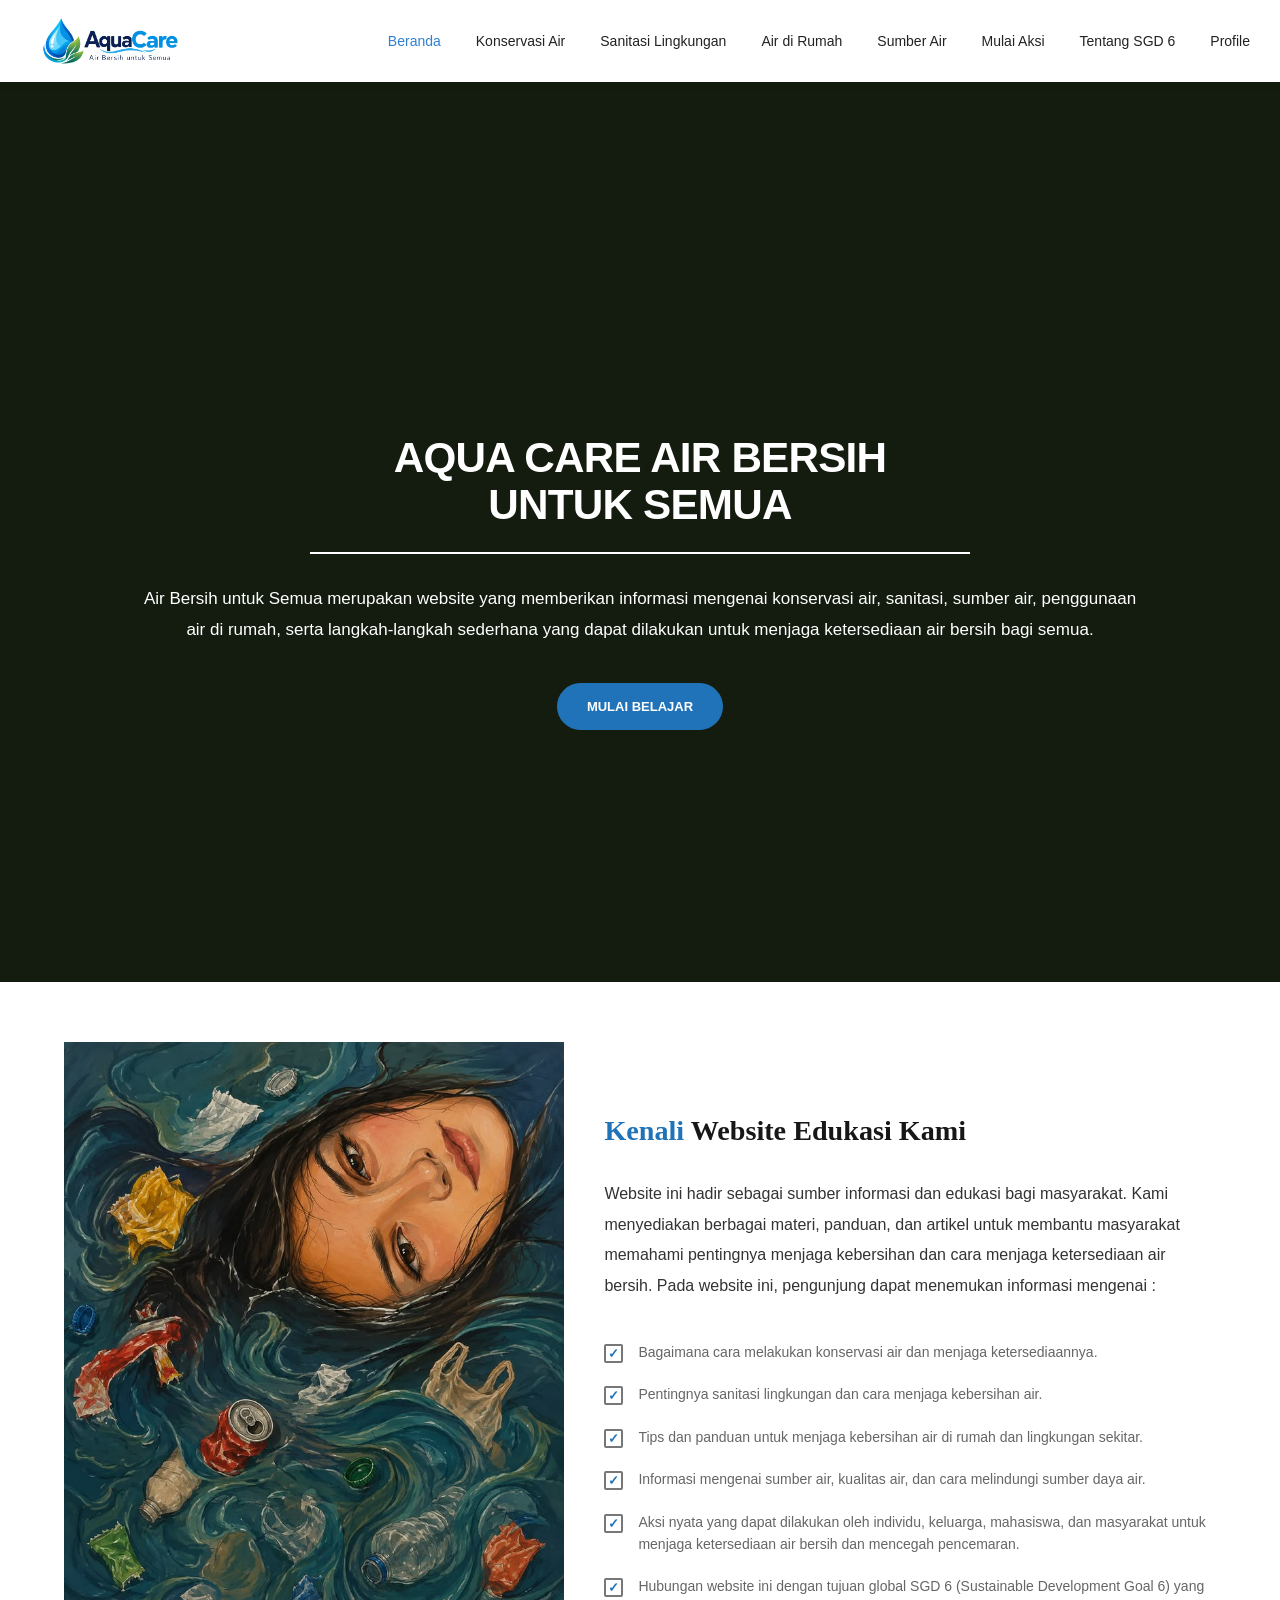
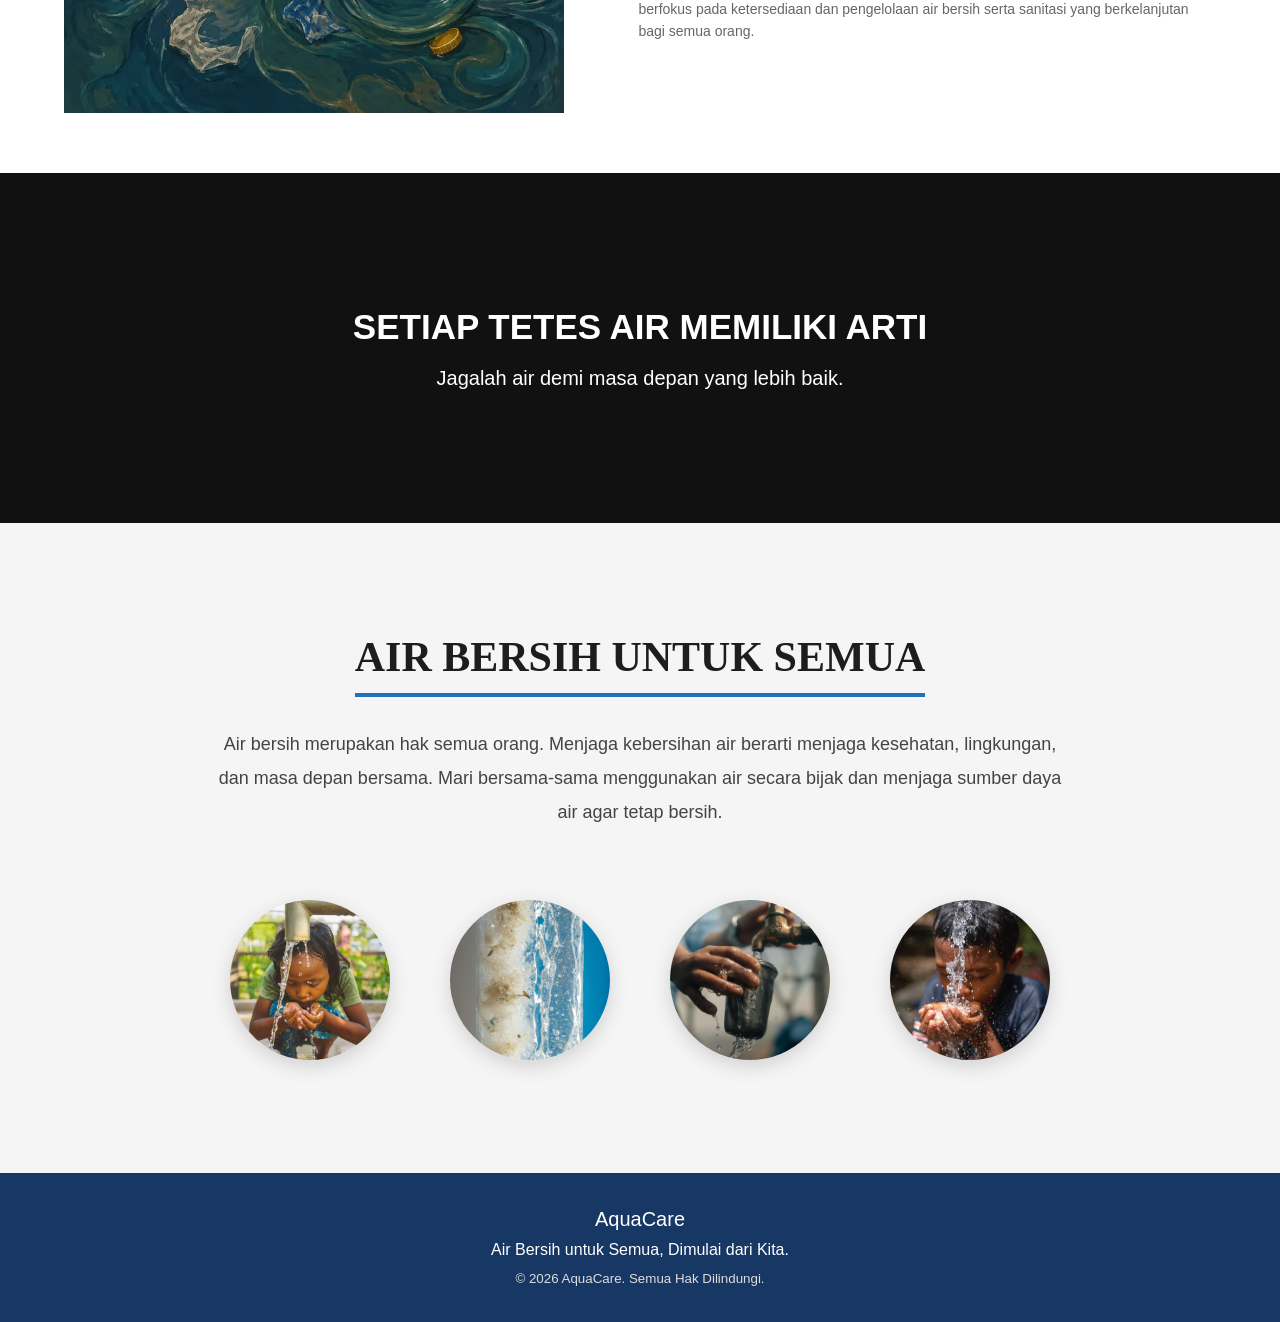
<file: index.html>
<!DOCTYPE html>
<html lang="id">

<head>
    <meta charset="UTF-8">
    <meta name="viewport" content="width=device-width, initial-scale=1.0">
    <title>AquaCare | Air Bersih Untuk Semua</title>

    <link rel="stylesheet" href="css/Style.css">
    <link rel="stylesheet" href="css/responsive.css">
    <link rel="stylesheet" href="css/bersama.css">
</head>

<body>

    <header class="site-header">

        <div class="header-container">

            <a href="index.html" class="logo">
                <img src="assets/Logo AquaCare_ Air Bersih untuk Semua.png" alt="">
            </a>

            <button class="hamburger">☰</button>

            <nav class="site-navbar">

                <ul>

                    <li>
                        <a class="active" href="index.html">Beranda</a>
                    </li>

                    <li>
                        <a href="pages/halaman-2.html">Konservasi Air</a>
                    </li>

                    <li>
                        <a href="pages/halaman-3.html">Sanitasi Lingkungan</a>
                    </li>

                    <li>
                        <a href="pages/halaman-4.html">Air di Rumah</a>
                    </li>

                    <li>
                        <a href="pages/halaman-5.html">Sumber Air</a>
                    </li>

                    <li>
                        <a href="pages/halaman-6.html">Mulai Aksi</a>
                    </li>

                    <li>
                        <a href="pages/halaman-7.html">Tentang SGD 6</a>
                    </li>

                    <li>
                        <a href="pages/halaman-profile.html">Profile</a>
                    </li>

                </ul>

            </nav>

        </div>

    </header>

    <!-- ================= HERO ================= -->

    <section class="hero">

        <!-- Background Video -->

        <video autoplay muted loop playsinline>

            <source src="assets/gemini_generated_video_22958fa2.mp4" type="video/mp4">

        </video>

        <!-- Overlay -->

        <div class="overlay"></div>

        <!-- Hero Content -->

        <div class="hero-content">

            <h1>

                AQUA CARE AIR BERSIH<br>
                UNTUK SEMUA

            </h1>

            <hr>

            <p>

                Air Bersih untuk Semua merupakan website yang memberikan informasi mengenai konservasi air,
                sanitasi, sumber air, penggunaan air di rumah, serta langkah-langkah sederhana yang dapat dilakukan 
                untuk menjaga ketersediaan air bersih bagi semua.

            </p>

            <a href="pages/halaman-2.html" class="btn">

                MULAI BELAJAR

            </a>

        </div>

    </section>

    <section class="info-section">

        <!-- Gambar sebelah kiri -->
        <div class="info-image">
            <img src="assets/save ocean 🪸🌊🤌.jpeg" alt="Petani sedang mengamati lahan pertanian">
        </div>

        <div class="info-content">

            <h2>
                <span>Kenali</span> Website Edukasi Kami
            </h2>

            <p class="info-description">
                Website ini hadir sebagai sumber informasi dan edukasi
                bagi masyarakat. Kami menyediakan berbagai materi,
                panduan, dan artikel untuk membantu masyarakat memahami
                pentingnya menjaga kebersihan dan cara menjaga ketersediaan air bersih.
                Pada website ini, pengunjung dapat menemukan informasi mengenai :
            </p>

                <div class="info-list">

                    <div class="info-item">
                        <span class="info-icon">✓</span>
                        <p>
                            Bagaimana cara melakukan konservasi air dan menjaga ketersediaannya.
                        </p>
                    </div>

                    <div class="info-item">
                        <span class="info-icon">✓</span>
                        <p>
                            Pentingnya sanitasi lingkungan dan cara menjaga kebersihan air.
                        </p>
                </div>

                <div class="info-item">
                    <span class="info-icon">✓</span>
                    <p>
                        Tips dan panduan untuk menjaga kebersihan air di rumah dan lingkungan sekitar.
                    </p>
                </div>

                <div class="info-item">
                    <span class="info-icon">✓</span>
                    <p>
                        Informasi mengenai sumber air, kualitas air, dan cara melindungi sumber daya air.
                    </p>
                </div>

                <div class="info-item">
                    <span class="info-icon">✓</span>
                    <p>
                        Aksi nyata yang dapat dilakukan oleh individu, keluarga, mahasiswa, dan masyarakat
                        untuk menjaga ketersediaan air bersih dan mencegah pencemaran.
                    </p>
                </div>

                <div class="info-item">
                    <span class="info-icon">✓</span>
                    <p>
                        Hubungan website ini dengan tujuan global SGD 6 (Sustainable Development Goal 6) yang berfokus pada ketersediaan dan pengelolaan air bersih serta sanitasi yang berkelanjutan bagi semua orang.
                    </p>
                </div>

            </div>

        </div>
    </section>

    <section class="parallax">

        <div class="parallax-content">

            <h2>SETIAP TETES AIR MEMILIKI ARTI</h2>

            <p>Jagalah air demi masa depan yang lebih baik.</p>

        </div>

    </section>

    <section class="air-bersih">

        <div class="air-content">

            <h2>AIR BERSIH UNTUK SEMUA</h2>

            <p>
                Air bersih merupakan hak semua orang. Menjaga kebersihan air
                berarti menjaga kesehatan, lingkungan, dan masa depan bersama.
                Mari bersama-sama menggunakan air secara bijak dan menjaga
                sumber daya air agar tetap bersih.
            </p>

        </div>

        <div class="air-gallery">

            <div class="air-item">
                <img src="assets/Water for Good - Working to End The World Water Crisis For Good.jpeg" alt="Gambar 1">
            </div>

            <div class="air-item">
                <img src="assets/Say Goodbye to Contaminants.jpeg" alt="Gambar 2">
            </div>

            <div class="air-item">
                <img src="assets/Fundraising for Clean Water _ Mindful in May.jpeg" alt="Gambar 3">
            </div>

            <div class="air-item">
                <img src="assets/From Dry Stones To Flowing Water.jpeg" alt="Gambar 4">
            </div>

        </div>

    </section>

    <footer class="site-footer">

        <h3>AquaCare</h3>

        <p>
            Air Bersih untuk Semua, Dimulai dari Kita.
        </p>

        <small>
            © 2026 AquaCare. Semua Hak Dilindungi.
        </small>

    </footer>

    <script src="js/main.js"></script>

</body>

</html>
</file>
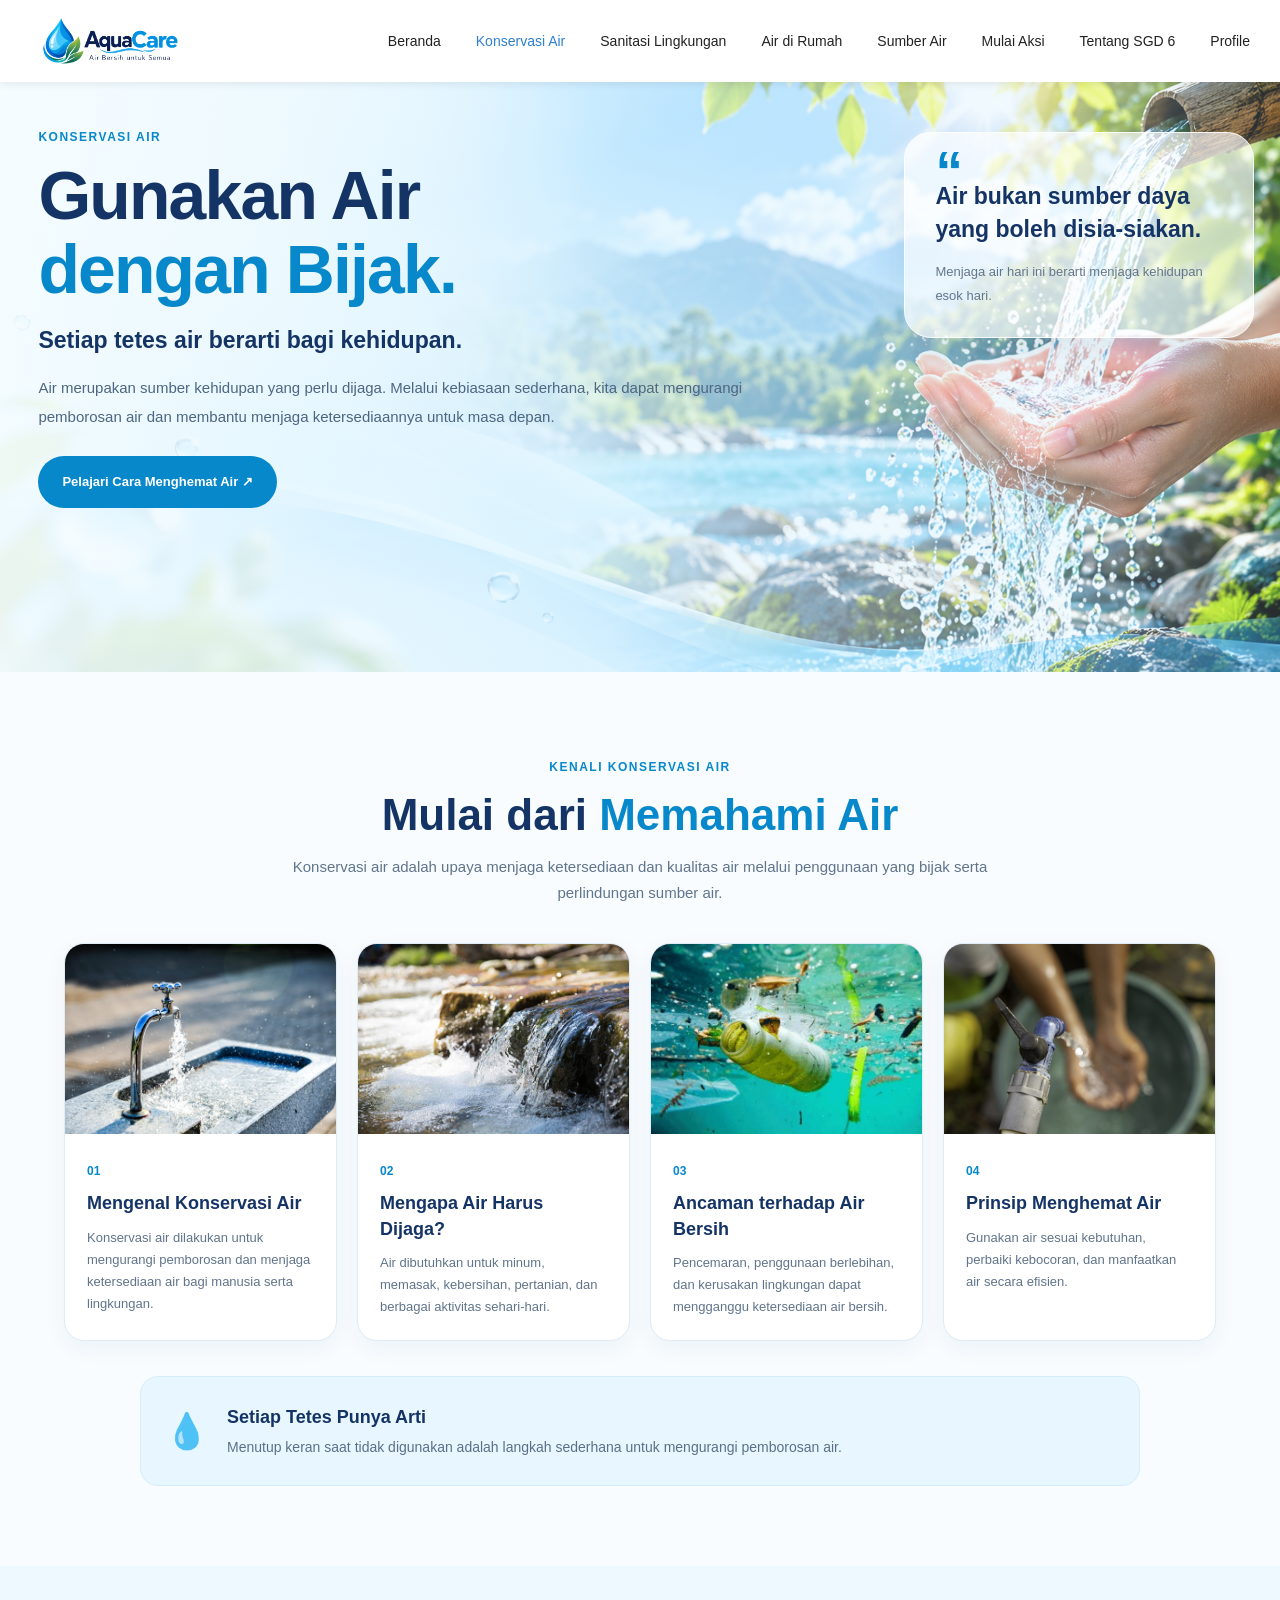
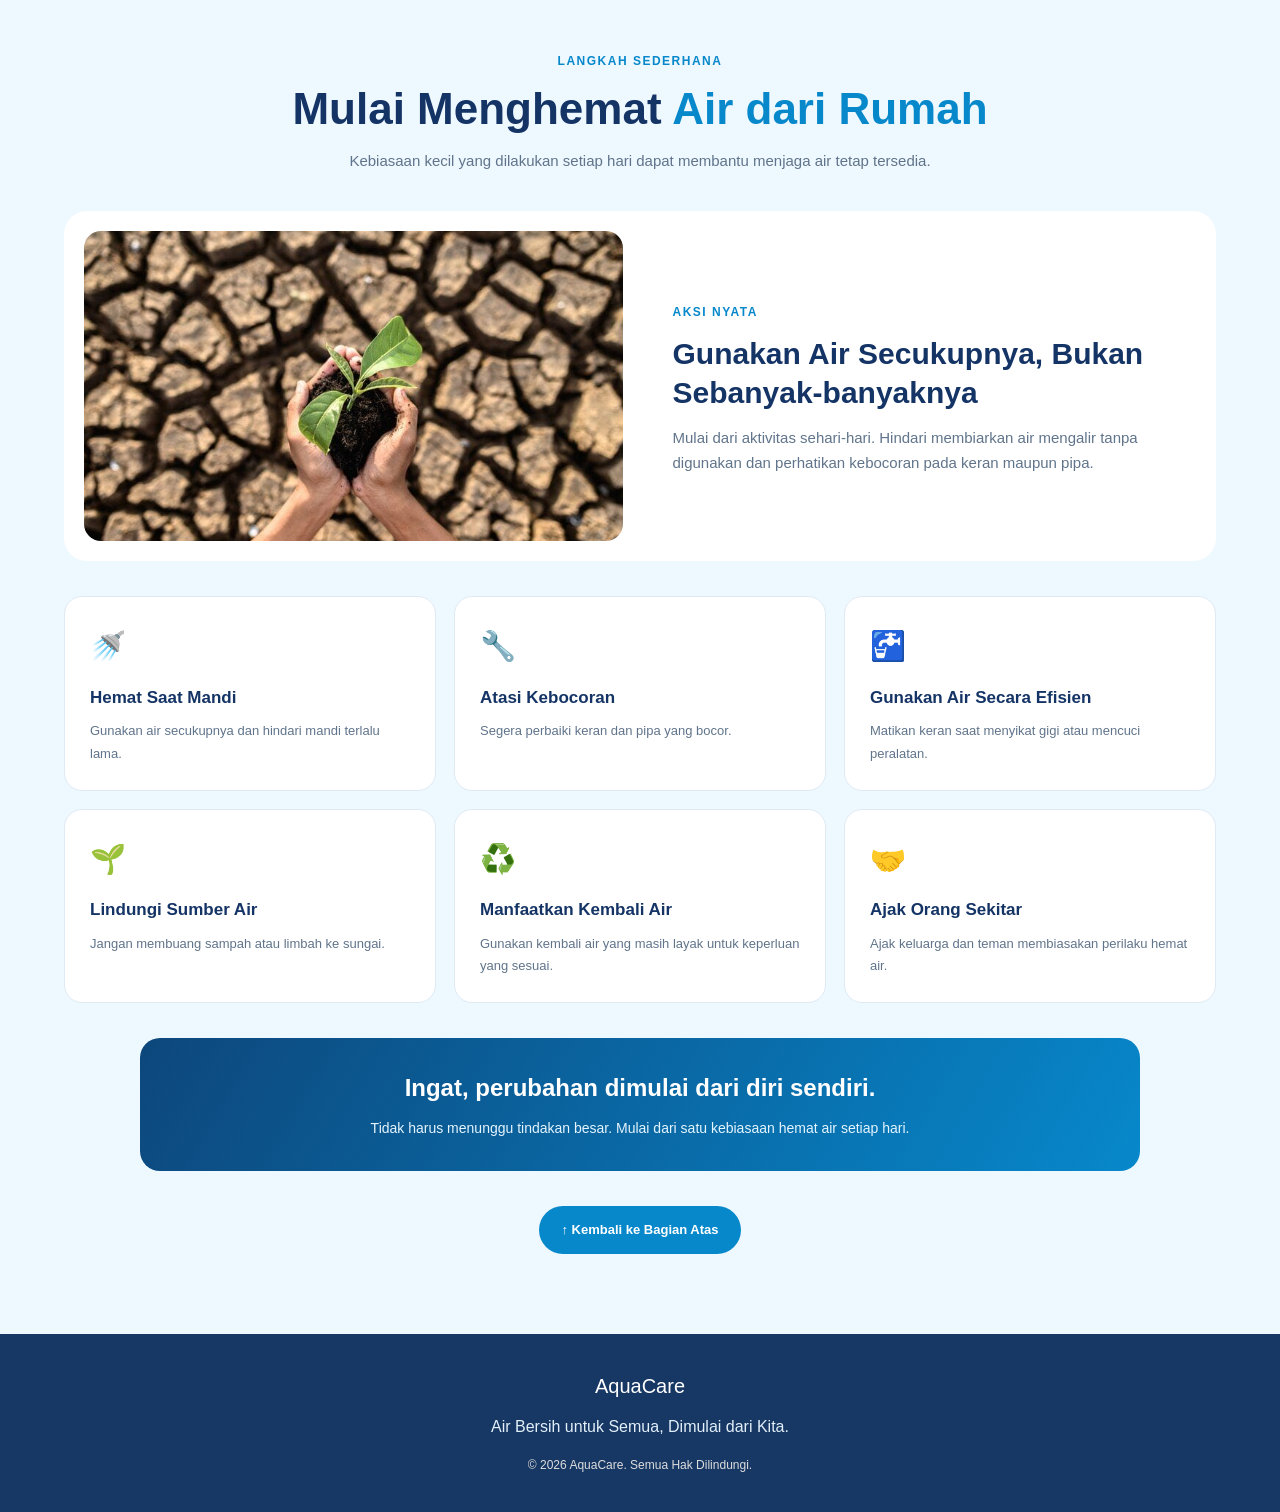
<file: pages/halaman-2.html>
<!DOCTYPE html>
<html lang="id">

<head>
    <meta charset="UTF-8">
    <meta name="viewport" content="width=device-width, initial-scale=1.0">
    <title>AquaCare | Konservasi Air</title>
    <link rel="stylesheet" href="../css/halman-2.css">
    <link rel="stylesheet" href="../css/bersama.css">
</head>

<body>

    <header class="site-header">

        <div class="header-container">

            <a href="index.html" class="logo">
                <img src="../assets/Logo AquaCare_ Air Bersih untuk Semua.png" alt="">
            </a>

            <button class="hamburger">☰</button>

            <nav class="site-navbar">

                <ul>

                    <li>
                        <a href="../index.html">Beranda</a>
                    </li>

                    <li>
                        <a class="active" href="halaman-2.html">Konservasi Air</a>
                    </li>

                    <li>
                        <a href="halaman-3.html">Sanitasi Lingkungan</a>
                    </li>

                    <li>
                        <a href="halaman-4.html">Air di Rumah</a>
                    </li>

                    <li>
                        <a href="halaman-5.html">Sumber Air</a>
                    </li>

                    <li>
                        <a href="halaman-6.html">Mulai Aksi</a>
                    </li>

                    <li>
                        <a href="halaman-7.html">Tentang SGD 6</a>
                    </li>

                    <li>
                        <a href="halaman-profile.html">Profile</a>
                    </li>

                </ul>

            </nav>

        </div>

    </header>

    <main>
        <!-- HERO -->
        <section class="hero" id="hero">
            <div class="hero-content">
                <span class="eyebrow">KONSERVASI AIR</span>

                <h1>
                    Gunakan Air
                    <span>dengan Bijak.</span>
                </h1>

                <h2>Setiap tetes air berarti bagi kehidupan.</h2>

                <p class="hero-description">
                    Air merupakan sumber kehidupan yang perlu dijaga.
                    Melalui kebiasaan sederhana, kita dapat mengurangi
                    pemborosan air dan membantu menjaga ketersediaannya
                    untuk masa depan.
                </p>

                <a class="primary-button" href="https://youtu.be/Gg1a6lHYi1Q?si=Qm1G-LzF7m2H6BrA" target="_blank"
                    rel="noopener noreferrer">
                    Pelajari Cara Menghemat Air ↗
                </a>

                <aside class="hero-quote">
                    <span class="quote-mark">“</span>
                    <h3>Air bukan sumber daya yang boleh disia-siakan.</h3>
                    <p>
                        Menjaga air hari ini berarti menjaga kehidupan esok hari.
                    </p>
                </aside>
        </section>

        <!-- TOPIK KONSERVASI -->
        <section class="content-section" id="topik">
            <div class="section-heading">
                <span class="eyebrow">KENALI KONSERVASI AIR</span>
                <h2>Mulai dari <span>Memahami Air</span></h2>
                <p>
                    Konservasi air adalah upaya menjaga ketersediaan dan
                    kualitas air melalui penggunaan yang bijak serta
                    perlindungan sumber air.
                </p>
            </div>

            <div class="topic-grid">
                <article class="topic-card">
                    <img src="../assets/air keran.jpg" alt="Konservasi air" loading="lazy">
                    <div class="card-body">
                        <span class="card-number">01</span>
                        <h3>Mengenal Konservasi Air</h3>
                        <p>
                            Konservasi air dilakukan untuk mengurangi
                            pemborosan dan menjaga ketersediaan air bagi
                            manusia serta lingkungan.
                        </p>
                    </div>
                </article>

                <article class="topic-card">
                    <img src="../assets/air sungai.jpg" alt="Pentingnya air bagi kehidupan" loading="lazy">
                    <div class="card-body">
                        <span class="card-number">02</span>
                        <h3>Mengapa Air Harus Dijaga?</h3>
                        <p>
                            Air dibutuhkan untuk minum, memasak, kebersihan,
                            pertanian, dan berbagai aktivitas sehari-hari.
                        </p>
                    </div>
                </article>

                <article class="topic-card">
                    <img src="../assets/pencemaran_air.jpg" alt="Ancaman pencemaran air" loading="lazy">
                    <div class="card-body">
                        <span class="card-number">03</span>
                        <h3>Ancaman terhadap Air Bersih</h3>
                        <p>
                            Pencemaran, penggunaan berlebihan, dan kerusakan
                            lingkungan dapat mengganggu ketersediaan air bersih.
                        </p>
                    </div>
                </article>

                <article class="topic-card">
                    <img src="../assets/efiensi_air.jpg" alt="Kebiasaan menghemat air" loading="lazy">
                    <div class="card-body">
                        <span class="card-number">04</span>
                        <h3>Prinsip Menghemat Air</h3>
                        <p>
                            Gunakan air sesuai kebutuhan, perbaiki kebocoran,
                            dan manfaatkan air secara efisien.
                        </p>
                    </div>
                </article>
            </div>

            <div class="highlight-box">
                <span class="highlight-icon">💧</span>
                <div>
                    <h3>Setiap Tetes Punya Arti</h3>
                    <p>
                        Menutup keran saat tidak digunakan adalah langkah
                        sederhana untuk mengurangi pemborosan air.
                    </p>
                </div>
            </div>
        </section>

        <!-- AKSI HEMAT AIR -->
        <section class="action-section" id="tips">
            <div class="section-heading">
                <span class="eyebrow">LANGKAH SEDERHANA</span>
                <h2>Mulai Menghemat <span>Air dari Rumah</span></h2>
                <p>
                    Kebiasaan kecil yang dilakukan setiap hari dapat membantu
                    menjaga air tetap tersedia.
                </p>
            </div>

            <div class="action-feature">
                <img src="../assets/kekeringan.jpg" alt="Kegiatan menghemat air" loading="lazy">

                <div class="action-feature-text">
                    <span class="eyebrow">AKSI NYATA</span>
                    <h3>Gunakan Air Secukupnya, Bukan Sebanyak-banyaknya</h3>
                    <p>
                        Mulai dari aktivitas sehari-hari. Hindari membiarkan
                        air mengalir tanpa digunakan dan perhatikan kebocoran
                        pada keran maupun pipa.
                    </p>
                </div>
            </div>

            <div class="action-grid">
                <article class="action-card">
                    <span>🚿</span>
                    <h3>Hemat Saat Mandi</h3>
                    <p>Gunakan air secukupnya dan hindari mandi terlalu lama.</p>
                </article>

                <article class="action-card">
                    <span>🔧</span>
                    <h3>Atasi Kebocoran</h3>
                    <p>Segera perbaiki keran dan pipa yang bocor.</p>
                </article>

                <article class="action-card">
                    <span>🚰</span>
                    <h3>Gunakan Air Secara Efisien</h3>
                    <p>Matikan keran saat menyikat gigi atau mencuci peralatan.</p>
                </article>

                <article class="action-card">
                    <span>🌱</span>
                    <h3>Lindungi Sumber Air</h3>
                    <p>Jangan membuang sampah atau limbah ke sungai.</p>
                </article>

                <article class="action-card">
                    <span>♻️</span>
                    <h3>Manfaatkan Kembali Air</h3>
                    <p>Gunakan kembali air yang masih layak untuk keperluan yang sesuai.</p>
                </article>

                <article class="action-card">
                    <span>🤝</span>
                    <h3>Ajak Orang Sekitar</h3>
                    <p>Ajak keluarga dan teman membiasakan perilaku hemat air.</p>
                </article>
            </div>

            <div class="reminder-box">
                <h3>Ingat, perubahan dimulai dari diri sendiri.</h3>
                <p>
                    Tidak harus menunggu tindakan besar. Mulai dari satu
                    kebiasaan hemat air setiap hari.
                </p>
            </div>

            <div class="back-to-top">
                <a href="#hero">↑ Kembali ke Bagian Atas</a>
            </div>
        </section>
    </main>

<footer class="site-footer">

        <h3>AquaCare</h3>

        <p>
            Air Bersih untuk Semua, Dimulai dari Kita.
        </p>

        <small>
            © 2026 AquaCare. Semua Hak Dilindungi.
        </small>

    </footer>

    <script src="../js/main.js"></script>

</body>

</html>
</file>
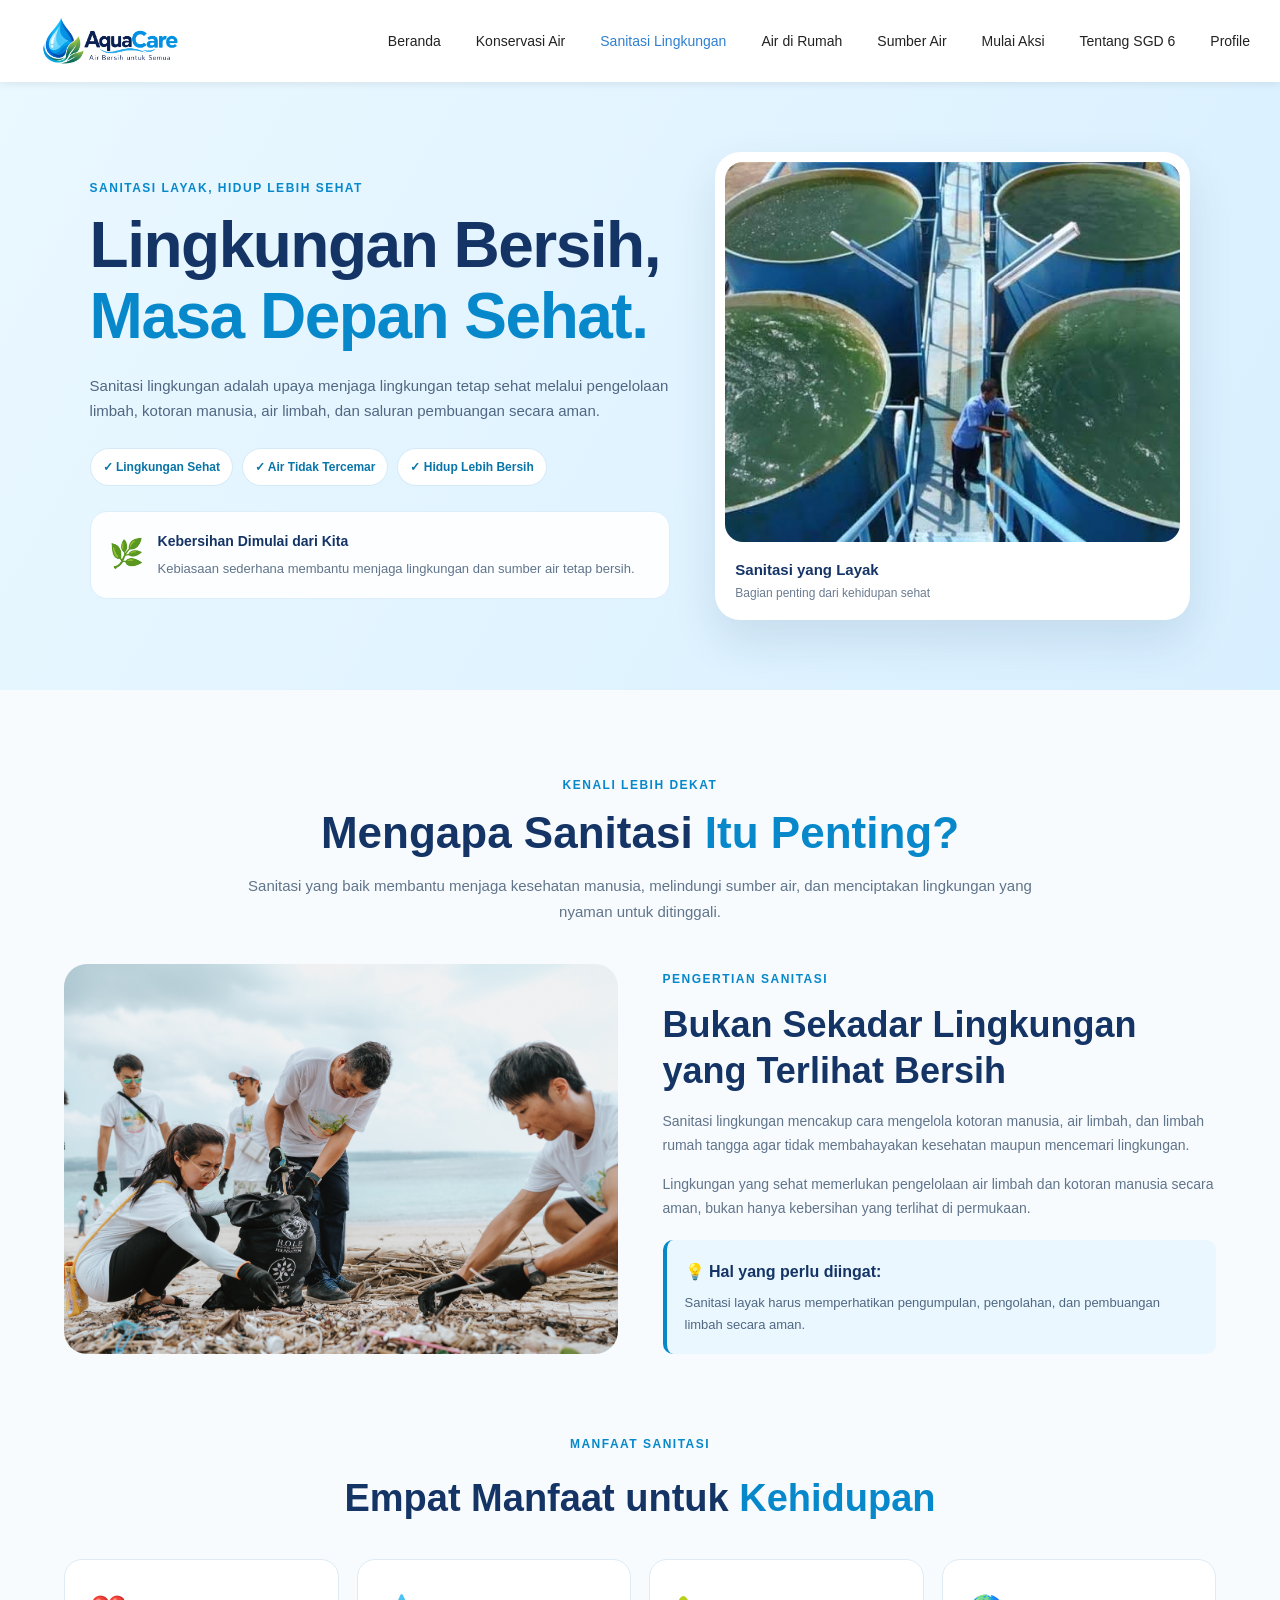
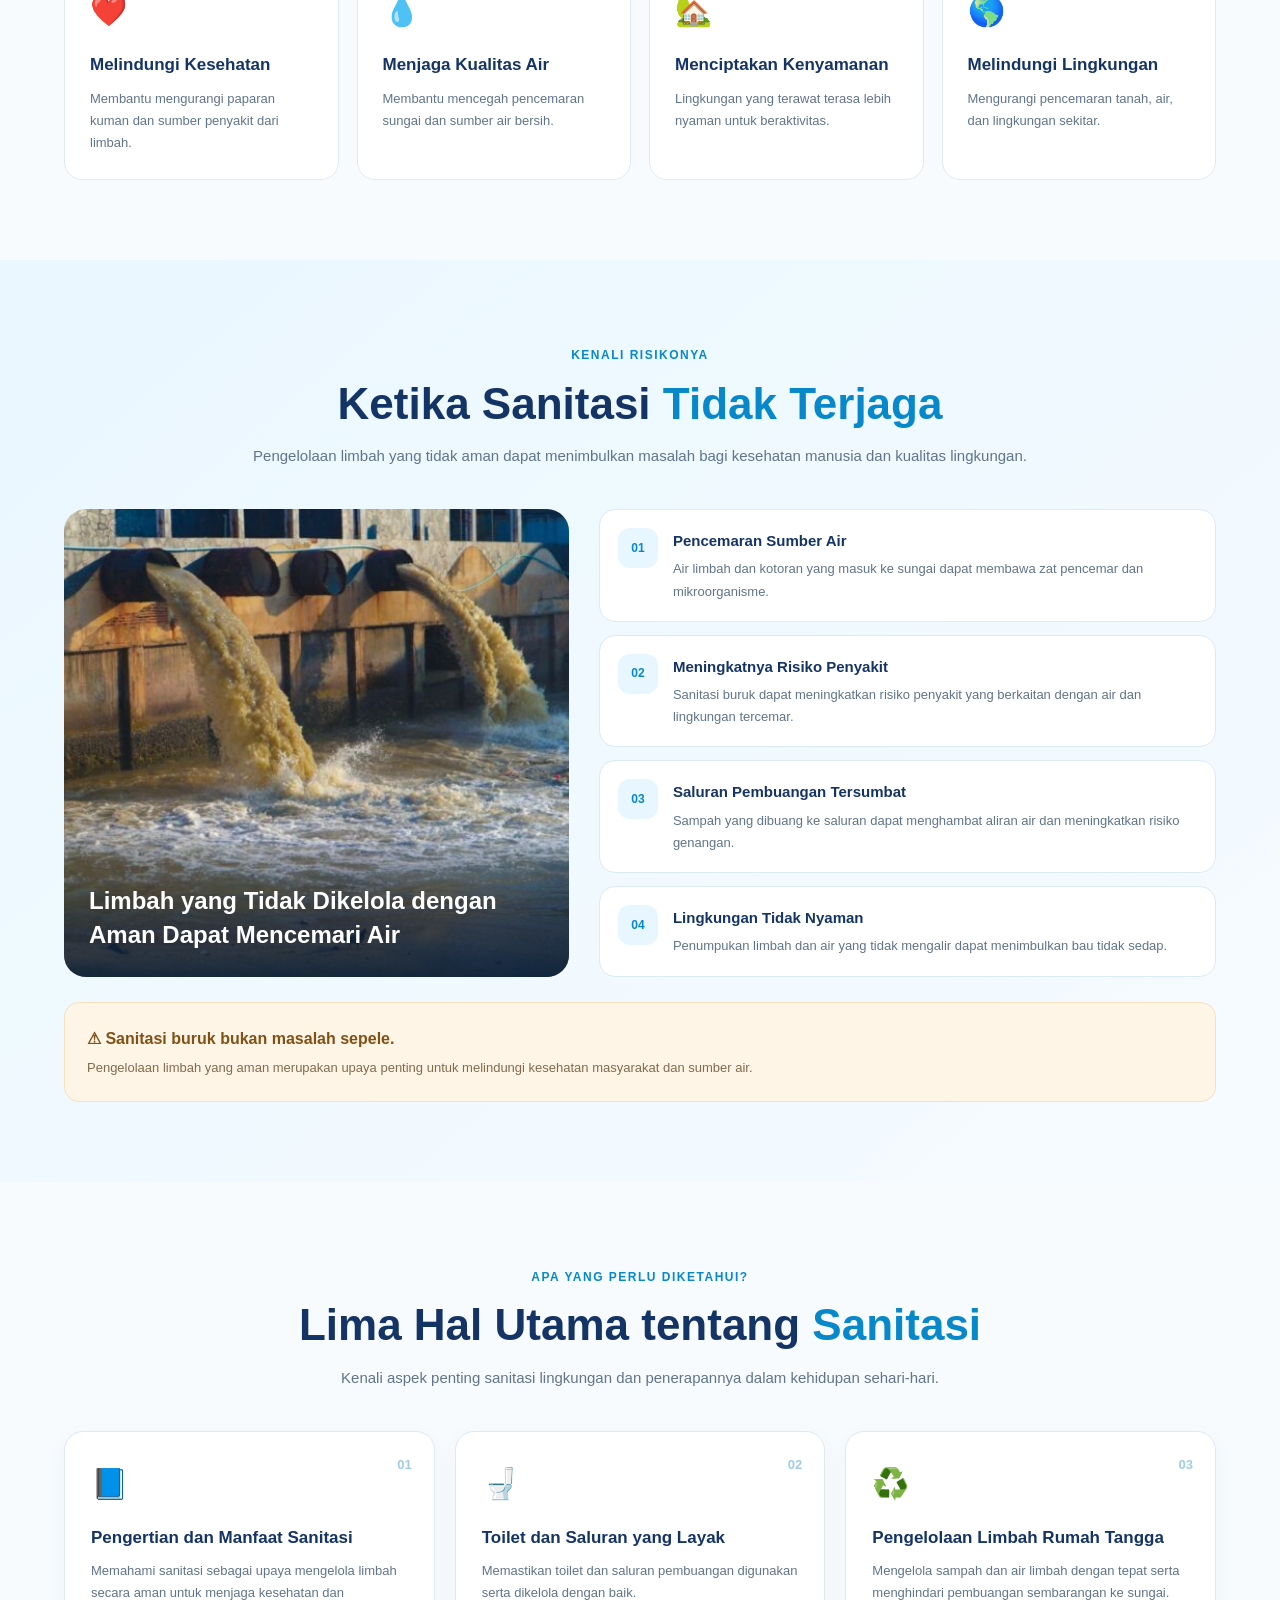
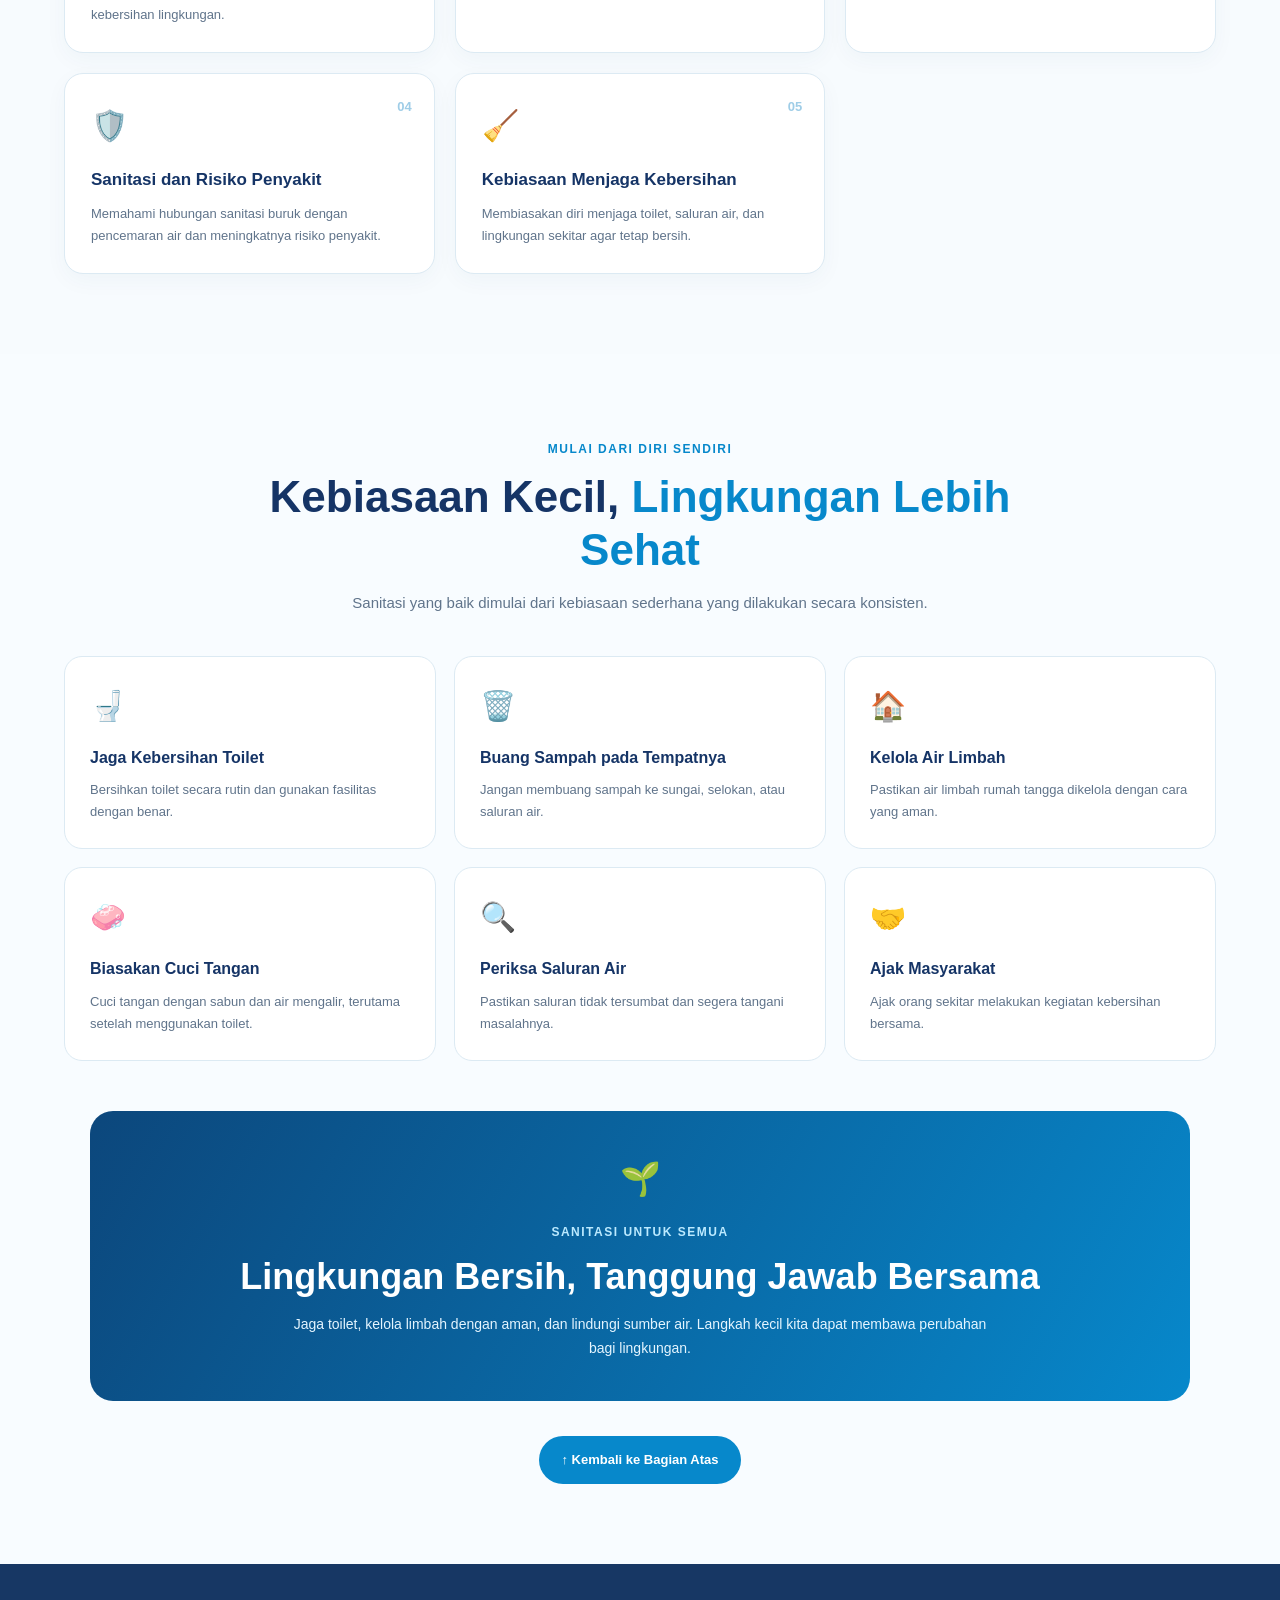
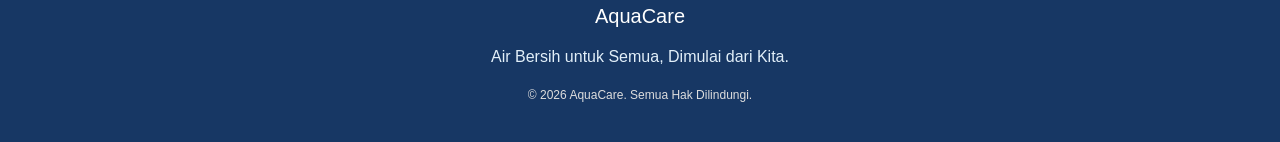
<file: pages/halaman-3.html>
<!DOCTYPE html>
<html lang="id">

<head>
    <meta charset="UTF-8">
    <meta name="viewport" content="width=device-width, initial-scale=1.0">
    <title>AquaCare | Sanitasi Lingkungan</title>
    <link rel="stylesheet" href="../css/halaman-3.css">
    <link rel="stylesheet" href="../css/bersama.css">
</head>

<body>

    <header class="site-header">

        <div class="header-container">

            <a href="index.html" class="logo">
                <img src="../assets/Logo AquaCare_ Air Bersih untuk Semua.png" alt="">
            </a>

            <button class="hamburger">☰</button>

            <nav class="site-navbar">

                <ul>

                    <li>
                        <a href="../index.html">Beranda</a>
                    </li>

                    <li>
                        <a href="halaman-2.html">Konservasi Air</a>
                    </li>

                    <li>
                        <a class="active" href="halaman-3.html">Sanitasi Lingkungan</a>
                    </li>

                    <li>
                        <a href="halaman-4.html">Air di Rumah</a>
                    </li>

                    <li>
                        <a href="halaman-5.html">Sumber Air</a>
                    </li>

                    <li>
                        <a href="halaman-6.html">Mulai Aksi</a>
                    </li>

                    <li>
                        <a href="halaman-7.html">Tentang SGD 6</a>
                    </li>

                    <li>
                        <a href="halaman-profile.html">Profile</a>
                    </li>

                </ul>

            </nav>

        </div>

    </header>

    <main>
        <section class="hero-section" id="hero">
            <div class="hero-content">
                <span class="eyebrow">SANITASI LAYAK, HIDUP LEBIH SEHAT</span>
                <h1>Lingkungan Bersih, <span>Masa Depan Sehat.</span></h1>
                <p>
                    Sanitasi lingkungan adalah upaya menjaga lingkungan tetap
                    sehat melalui pengelolaan limbah, kotoran manusia, air limbah,
                    dan saluran pembuangan secara aman.
                </p>

                <div class="hero-badges">
                    <span>✓ Lingkungan Sehat</span>
                    <span>✓ Air Tidak Tercemar</span>
                    <span>✓ Hidup Lebih Bersih</span>
                </div>

                <div class="hero-note">
                    <span class="note-icon">🌿</span>
                    <div>
                        <strong>Kebersihan Dimulai dari Kita</strong>
                        <p>
                            Kebiasaan sederhana membantu menjaga lingkungan
                            dan sumber air tetap bersih.
                        </p>
                    </div>
                </div>
            </div>

            <div class="hero-image-card">
                <img src="../assets/sanitasi-air.jpg" alt="Fasilitas sanitasi yang layak">
                <div class="image-caption">
                    <strong>Sanitasi yang Layak</strong>
                    <small>Bagian penting dari kehidupan sehat</small>
                </div>
            </div>
        </section>

        <section class="content-section" id="pengertian">
            <div class="section-heading">
                <span class="eyebrow">KENALI LEBIH DEKAT</span>
                <h2>Mengapa Sanitasi <span>Itu Penting?</span></h2>
                <p>
                    Sanitasi yang baik membantu menjaga kesehatan manusia,
                    melindungi sumber air, dan menciptakan lingkungan
                    yang nyaman untuk ditinggali.
                </p>
            </div>

            <div class="intro-layout">
                <div class="intro-image">
                    <img src="../assets/beach_cleaning_3.jpg" alt="Lingkungan yang bersih">
                </div>

                <div class="intro-text">
                    <span class="eyebrow">PENGERTIAN SANITASI</span>
                    <h3>Bukan Sekadar Lingkungan yang Terlihat Bersih</h3>
                    <p>
                        Sanitasi lingkungan mencakup cara mengelola kotoran
                        manusia, air limbah, dan limbah rumah tangga agar
                        tidak membahayakan kesehatan maupun mencemari lingkungan.
                    </p>
                    <p>
                        Lingkungan yang sehat memerlukan pengelolaan air limbah
                        dan kotoran manusia secara aman, bukan hanya kebersihan
                        yang terlihat di permukaan.
                    </p>

                    <div class="important-note">
                        <strong>💡 Hal yang perlu diingat:</strong>
                        <p>
                            Sanitasi layak harus memperhatikan pengumpulan,
                            pengolahan, dan pembuangan limbah secara aman.
                        </p>
                    </div>
                </div>
            </div>

            <div class="benefits-heading">
                <span class="eyebrow">MANFAAT SANITASI</span>
                <h2>Empat Manfaat untuk <span>Kehidupan</span></h2>
            </div>

            <div class="benefit-grid">
                <article class="benefit-card">
                    <div class="benefit-icon">❤️</div>
                    <h3>Melindungi Kesehatan</h3>
                    <p>Membantu mengurangi paparan kuman dan sumber penyakit dari limbah.</p>
                </article>

                <article class="benefit-card">
                    <div class="benefit-icon">💧</div>
                    <h3>Menjaga Kualitas Air</h3>
                    <p>Membantu mencegah pencemaran sungai dan sumber air bersih.</p>
                </article>

                <article class="benefit-card">
                    <div class="benefit-icon">🏡</div>
                    <h3>Menciptakan Kenyamanan</h3>
                    <p>Lingkungan yang terawat terasa lebih nyaman untuk beraktivitas.</p>
                </article>

                <article class="benefit-card">
                    <div class="benefit-icon">🌎</div>
                    <h3>Melindungi Lingkungan</h3>
                    <p>Mengurangi pencemaran tanah, air, dan lingkungan sekitar.</p>
                </article>
            </div>
        </section>

        <section class="problem-section" id="masalah">
            <div class="section-heading">
                <span class="eyebrow">KENALI RISIKONYA</span>
                <h2>Ketika Sanitasi <span>Tidak Terjaga</span></h2>
                <p>
                    Pengelolaan limbah yang tidak aman dapat menimbulkan masalah
                    bagi kesehatan manusia dan kualitas lingkungan.
                </p>
            </div>

            <div class="problem-layout">
                <div class="problem-image">
                    <img src="../assets/limbah.jpeg" alt="Pencemaran air">
                    <div class="problem-image-overlay">
                        <h3>Limbah yang Tidak Dikelola dengan Aman Dapat Mencemari Air</h3>
                    </div>
                </div>

                <div class="problem-list">
                    <article class="problem-item">
                        <span class="problem-number">01</span>
                        <div>
                            <h3>Pencemaran Sumber Air</h3>
                            <p>
                                Air limbah dan kotoran yang masuk ke sungai
                                dapat membawa zat pencemar dan mikroorganisme.
                            </p>
                        </div>
                    </article>

                    <article class="problem-item">
                        <span class="problem-number">02</span>
                        <div>
                            <h3>Meningkatnya Risiko Penyakit</h3>
                            <p>
                                Sanitasi buruk dapat meningkatkan risiko penyakit
                                yang berkaitan dengan air dan lingkungan tercemar.
                            </p>
                        </div>
                    </article>

                    <article class="problem-item">
                        <span class="problem-number">03</span>
                        <div>
                            <h3>Saluran Pembuangan Tersumbat</h3>
                            <p>
                                Sampah yang dibuang ke saluran dapat menghambat
                                aliran air dan meningkatkan risiko genangan.
                            </p>
                        </div>
                    </article>

                    <article class="problem-item">
                        <span class="problem-number">04</span>
                        <div>
                            <h3>Lingkungan Tidak Nyaman</h3>
                            <p>
                                Penumpukan limbah dan air yang tidak mengalir
                                dapat menimbulkan bau tidak sedap.
                            </p>
                        </div>
                    </article>
                </div>
            </div>

            <div class="warning-note">
                <strong>⚠ Sanitasi buruk bukan masalah sepele.</strong>
                <p>
                    Pengelolaan limbah yang aman merupakan upaya penting
                    untuk melindungi kesehatan masyarakat dan sumber air.
                </p>
            </div>
        </section>

        <section class="content-section" id="materi">
            <div class="section-heading">
                <span class="eyebrow">APA YANG PERLU DIKETAHUI?</span>
                <h2>Lima Hal Utama tentang <span>Sanitasi</span></h2>
                <p>
                    Kenali aspek penting sanitasi lingkungan dan penerapannya
                    dalam kehidupan sehari-hari.
                </p>
            </div>

            <div class="topic-grid">
                <article class="topic-card">
                    <span class="topic-number">01</span>
                    <div class="topic-icon">📘</div>
                    <h3>Pengertian dan Manfaat Sanitasi</h3>
                    <p>
                        Memahami sanitasi sebagai upaya mengelola limbah secara
                        aman untuk menjaga kesehatan dan kebersihan lingkungan.
                    </p>
                </article>

                <article class="topic-card">
                    <span class="topic-number">02</span>
                    <div class="topic-icon">🚽</div>
                    <h3>Toilet dan Saluran yang Layak</h3>
                    <p>
                        Memastikan toilet dan saluran pembuangan digunakan
                        serta dikelola dengan baik.
                    </p>
                </article>

                <article class="topic-card">
                    <span class="topic-number">03</span>
                    <div class="topic-icon">♻️</div>
                    <h3>Pengelolaan Limbah Rumah Tangga</h3>
                    <p>
                        Mengelola sampah dan air limbah dengan tepat serta
                        menghindari pembuangan sembarangan ke sungai.
                    </p>
                </article>

                <article class="topic-card">
                    <span class="topic-number">04</span>
                    <div class="topic-icon">🛡️</div>
                    <h3>Sanitasi dan Risiko Penyakit</h3>
                    <p>
                        Memahami hubungan sanitasi buruk dengan pencemaran air
                        dan meningkatnya risiko penyakit.
                    </p>
                </article>

                <article class="topic-card">
                    <span class="topic-number">05</span>
                    <div class="topic-icon">🧹</div>
                    <h3>Kebiasaan Menjaga Kebersihan</h3>
                    <p>
                        Membiasakan diri menjaga toilet, saluran air, dan
                        lingkungan sekitar agar tetap bersih.
                    </p>
                </article>
            </div>
        </section>

        <section class="action-section" id="aksi">
            <div class="section-heading">
                <span class="eyebrow">MULAI DARI DIRI SENDIRI</span>
                <h2>Kebiasaan Kecil, <span>Lingkungan Lebih Sehat</span></h2>
                <p>
                    Sanitasi yang baik dimulai dari kebiasaan sederhana
                    yang dilakukan secara konsisten.
                </p>
            </div>

            <div class="habit-grid">
                <article class="habit-card">
                    <span class="habit-icon">🚽</span>
                    <h3>Jaga Kebersihan Toilet</h3>
                    <p>Bersihkan toilet secara rutin dan gunakan fasilitas dengan benar.</p>
                </article>

                <article class="habit-card">
                    <span class="habit-icon">🗑️</span>
                    <h3>Buang Sampah pada Tempatnya</h3>
                    <p>Jangan membuang sampah ke sungai, selokan, atau saluran air.</p>
                </article>

                <article class="habit-card">
                    <span class="habit-icon">🏠</span>
                    <h3>Kelola Air Limbah</h3>
                    <p>Pastikan air limbah rumah tangga dikelola dengan cara yang aman.</p>
                </article>

                <article class="habit-card">
                    <span class="habit-icon">🧼</span>
                    <h3>Biasakan Cuci Tangan</h3>
                    <p>Cuci tangan dengan sabun dan air mengalir, terutama setelah menggunakan toilet.</p>
                </article>

                <article class="habit-card">
                    <span class="habit-icon">🔍</span>
                    <h3>Periksa Saluran Air</h3>
                    <p>Pastikan saluran tidak tersumbat dan segera tangani masalahnya.</p>
                </article>

                <article class="habit-card">
                    <span class="habit-icon">🤝</span>
                    <h3>Ajak Masyarakat</h3>
                    <p>Ajak orang sekitar melakukan kegiatan kebersihan bersama.</p>
                </article>
            </div>

            <div class="closing-banner">
                <span class="closing-icon">🌱</span>
                <span class="eyebrow">SANITASI UNTUK SEMUA</span>
                <h2>Lingkungan Bersih, Tanggung Jawab Bersama</h2>
                <p>
                    Jaga toilet, kelola limbah dengan aman, dan lindungi sumber air.
                    Langkah kecil kita dapat membawa perubahan bagi lingkungan.
                </p>
            </div>

            <div class="back-to-top">
                <a href="#hero">↑ Kembali ke Bagian Atas</a>
            </div>
        </section>
    </main>

<footer class="site-footer">

        <h3>AquaCare</h3>

        <p>
            Air Bersih untuk Semua, Dimulai dari Kita.
        </p>

        <small>
            © 2026 AquaCare. Semua Hak Dilindungi.
        </small>

    </footer>

    <script src="../js/main.js"></script>

</body>

</html>
</file>
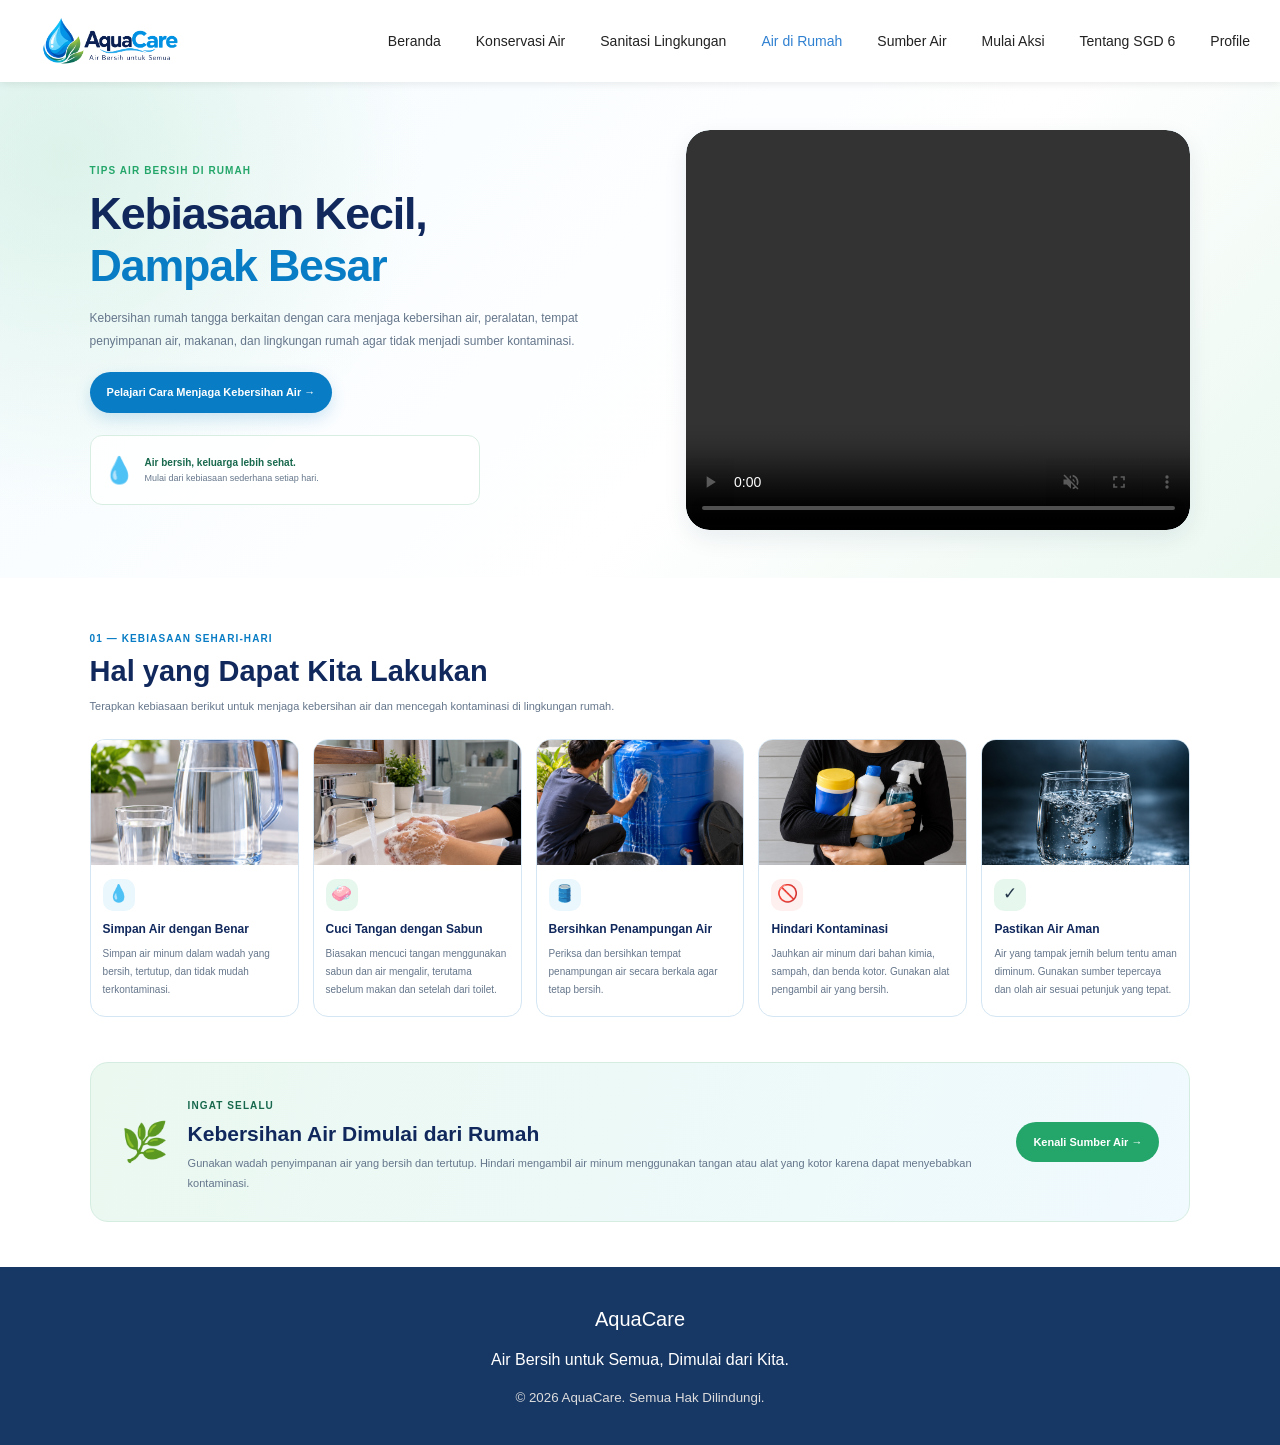
<file: pages/halaman-4.html>
<!DOCTYPE html>
<html lang="id">
<head>
    <meta charset="UTF-8">
    <meta name="viewport" content="width=device-width, initial-scale=1.0">
    <title>AquaCare | Air di Rumah</title>

    <link rel="stylesheet" href="../css/halaman4.css">
    <link rel="stylesheet" href="../css/bersama.css">
</head>
<body>

    <!-- ================= HEADER ================= -->

        <!-- HEADER DAN NAVIGASI -->
    <header class="site-header">

        <div class="header-container">

            <a href="index.html" class="logo">
                <img src="../assets/Logo AquaCare_ Air Bersih untuk Semua.png" alt="">
            </a>

            <button class="hamburger">☰</button>

            <nav class="site-navbar">

                <ul>

                    <li>
                        <a href="../index.html">Beranda</a>
                    </li>

                    <li>
                        <a href="halaman-2.html">Konservasi Air</a>
                    </li>

                    <li>
                        <a href="halaman-3.html">Sanitasi Lingkungan</a>
                    </li>

                    <li>
                        <a class="active" href="halaman-4.html">Air di Rumah</a>
                    </li>

                    <li>
                        <a href="halaman-5.html">Sumber Air</a>
                    </li>

                    <li>
                        <a href="halaman-6.html">Mulai Aksi</a>
                    </li>

                    <li>
                        <a href="halaman-7.html">Tentang SGD 6</a>
                    </li>

                    <li>
                        <a href="halaman-profile.html">Profile</a>
                    </li>

                </ul>

            </nav>

        </div>

    </header>


    <main>
        <!-- HERO -->
        <section class="hero">
            <div class="hero-content">
                <span class="eyebrow">TIPS AIR BERSIH DI RUMAH</span>

                <h1>
                    Kebiasaan Kecil,<br>
                    <span>Dampak Besar</span>
                </h1>

                <p>
                    Kebersihan rumah tangga berkaitan dengan cara menjaga
                    kebersihan air, peralatan, tempat penyimpanan air,
                    makanan, dan lingkungan rumah agar tidak menjadi
                    sumber kontaminasi.
                </p>

                <a href="#tips" class="btn-primary">
                    Pelajari Cara Menjaga Kebersihan Air →
                </a>

                <div class="hero-note">
                    <span class="note-icon">💧</span>
                    <div>
                        <strong>Air bersih, keluarga lebih sehat.</strong>
                        <small>Mulai dari kebiasaan sederhana setiap hari.</small>
                    </div>
                </div>
            </div>

            <div class="hero-image">
                <div class="hero-image">
                    <video
                        class="hero-video"
                        autoplay
                        muted
                        loop
                        playsinline
                        controls
                        preload="auto"
                    >
                        <source
                            src="../assets/Air Baik Yang Terjaga.mp4"
                            type="video/mp4"
                        >
                        Browser kamu tidak mendukung video.
                    </video>
                
                    
                </div>
                    
                </div>
            </div>
        </section>

        <!-- TIPS KEBERSIHAN AIR -->
        <section class="section tips-section" id="tips">
            <div class="section-heading">
                <span class="section-label">01 — KEBIASAAN SEHARI-HARI</span>
                <h2>Hal yang Dapat Kita Lakukan</h2>
                <p>
                    Terapkan kebiasaan berikut untuk menjaga kebersihan air
                    dan mencegah kontaminasi di lingkungan rumah.
                </p>
            </div>

            <div class="tips-grid">
                <article class="tip-card">
                    <img
                        src="../assets/Simpan air di wadah.png"
                        alt="Air bersih dalam wadah"
                    >
                    <div class="tip-content">
                        <span class="tip-icon blue">💧</span>
                        <h3>Simpan Air dengan Benar</h3>
                        <p>
                            Simpan air minum dalam wadah yang bersih,
                            tertutup, dan tidak mudah terkontaminasi.
                        </p>
                    </div>
                </article>

                <article class="tip-card">
                    <img
                        src="../assets/Mencuci Tangan dengan Sabun di Kamar Mandi.png"
                        alt="Aktivitas membersihkan rumah"
                    >
                    <div class="tip-content">
                        <span class="tip-icon green">🧼</span>
                        <h3>Cuci Tangan dengan Sabun</h3>
                        <p>
                            Biasakan mencuci tangan menggunakan sabun dan
                            air mengalir, terutama sebelum makan dan
                            setelah dari toilet.
                        </p>
                    </div>
                </article>

                <article class="tip-card">
                    <img
                        src="../assets/Membersihkan Tangki Air Biru.png"
                        alt="Tempat penyimpanan air"
                    >
                    <div class="tip-content">
                        <span class="tip-icon blue">🛢️</span>
                        <h3>Bersihkan Penampungan Air</h3>
                        <p>
                            Periksa dan bersihkan tempat penampungan air
                            secara berkala agar tetap bersih.
                        </p>
                    </div>
                </article>

                <article class="tip-card">
                    <img
                        src="../assets/Hindari kontaminasi.png"
                        alt="Peralatan kebersihan rumah"
                    >
                    <div class="tip-content">
                        <span class="tip-icon red">🚫</span>
                        <h3>Hindari Kontaminasi</h3>
                        <p>
                            Jauhkan air minum dari bahan kimia, sampah,
                            dan benda kotor. Gunakan alat pengambil air
                            yang bersih.
                        </p>
                    </div>
                </article>

                <article class="tip-card">
                    <img
                        src="../assets/Gelas Air.png"
                        alt="Air minum bersih"
                    >
                    <div class="tip-content">
                        <span class="tip-icon green">✓</span>
                        <h3>Pastikan Air Aman</h3>
                        <p>
                            Air yang tampak jernih belum tentu aman
                            diminum. Gunakan sumber tepercaya dan olah
                            air sesuai petunjuk yang tepat.
                        </p>
                    </div>
                </article>
            </div>
        </section>

        <!-- INFORMASI PENTING -->
        <section class="reminder">
            <div class="reminder-icon">🌿</div>

            <div class="reminder-content">
                <span class="reminder-label">INGAT SELALU</span>
                <h2>Kebersihan Air Dimulai dari Rumah</h2>
                <p>
                    Gunakan wadah penyimpanan air yang bersih dan tertutup.
                    Hindari mengambil air minum menggunakan tangan atau
                    alat yang kotor karena dapat menyebabkan kontaminasi.
                </p>
            </div>

            <a href="halaman-5.html" class="btn-light">
                Kenali Sumber Air →
            </a>
        </section>
    </main>

    <!-- FOOTER -->
<footer class="site-footer">

        <h3>AquaCare</h3>

        <p>
            Air Bersih untuk Semua, Dimulai dari Kita.
        </p>

        <small>
            © 2026 AquaCare. Semua Hak Dilindungi.
        </small>

    </footer>

    <script src="../js/main.js"></script>

</body>
</html>
</file>
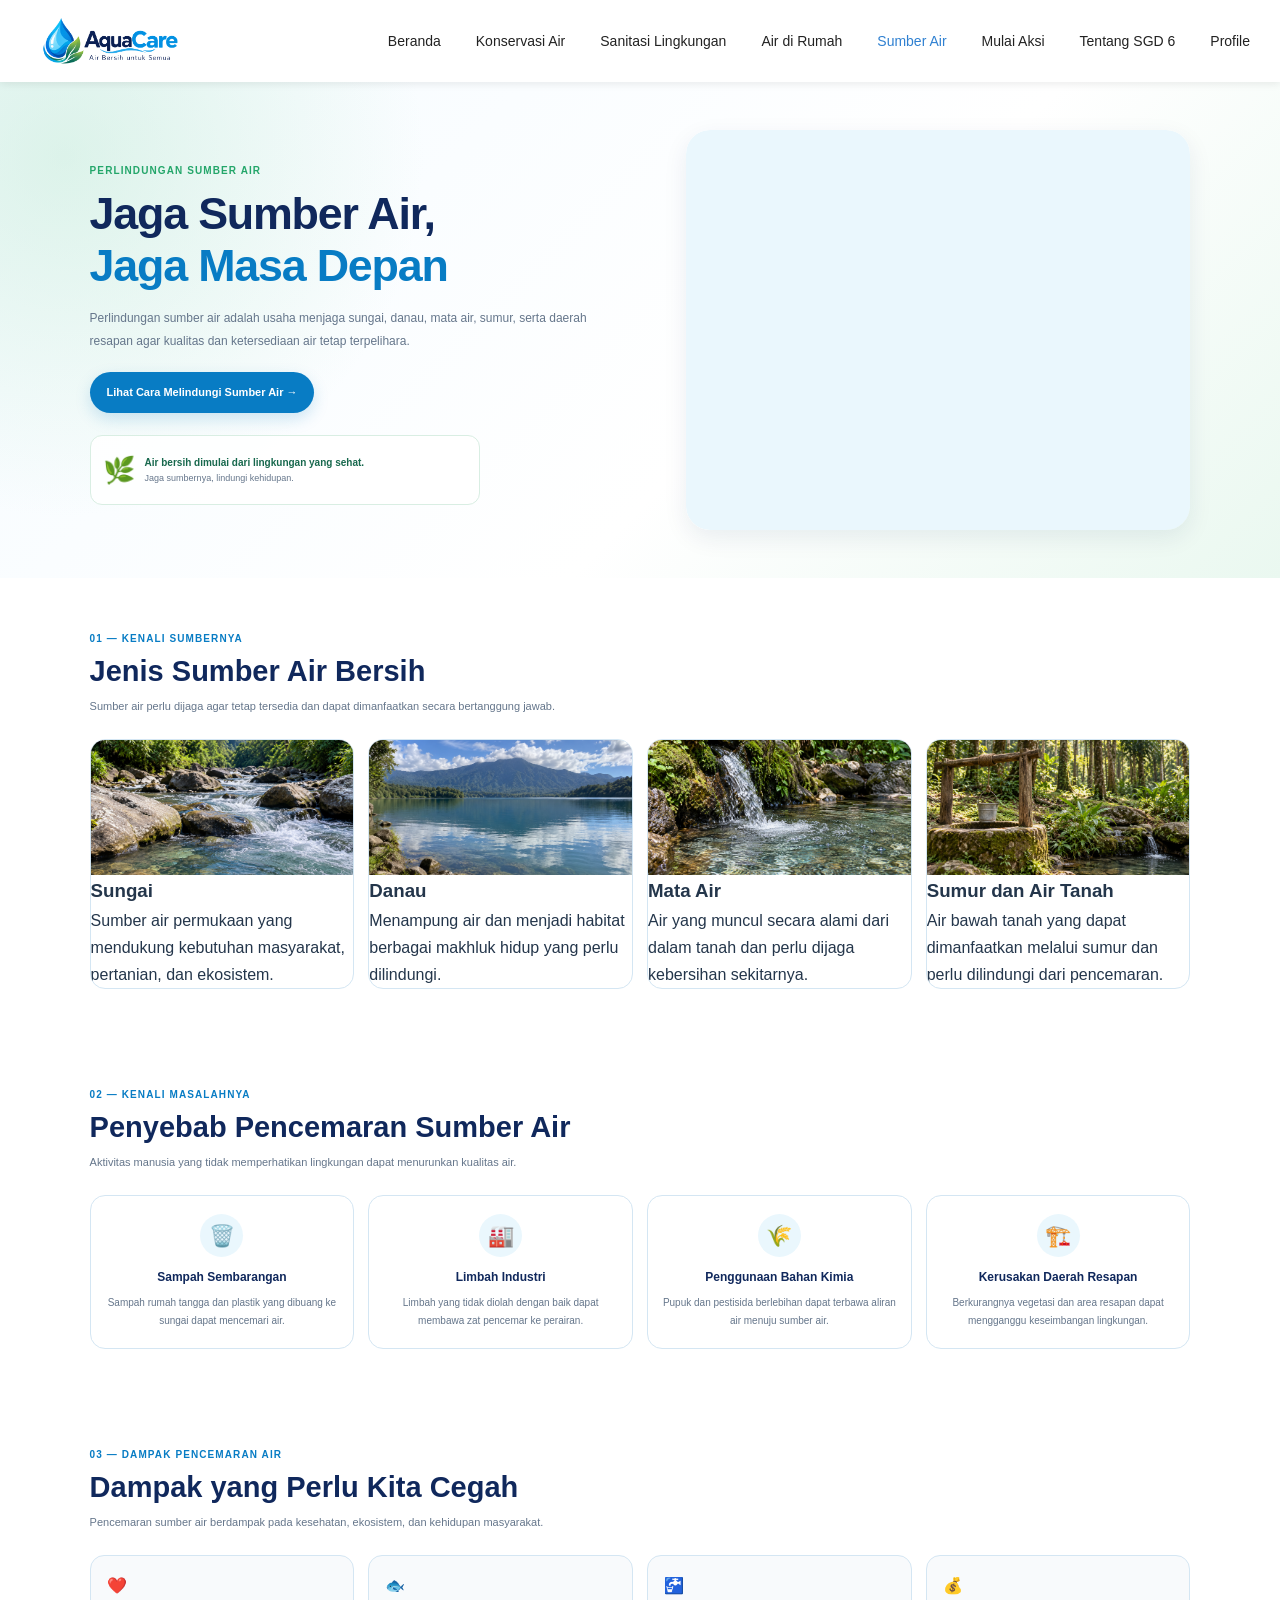
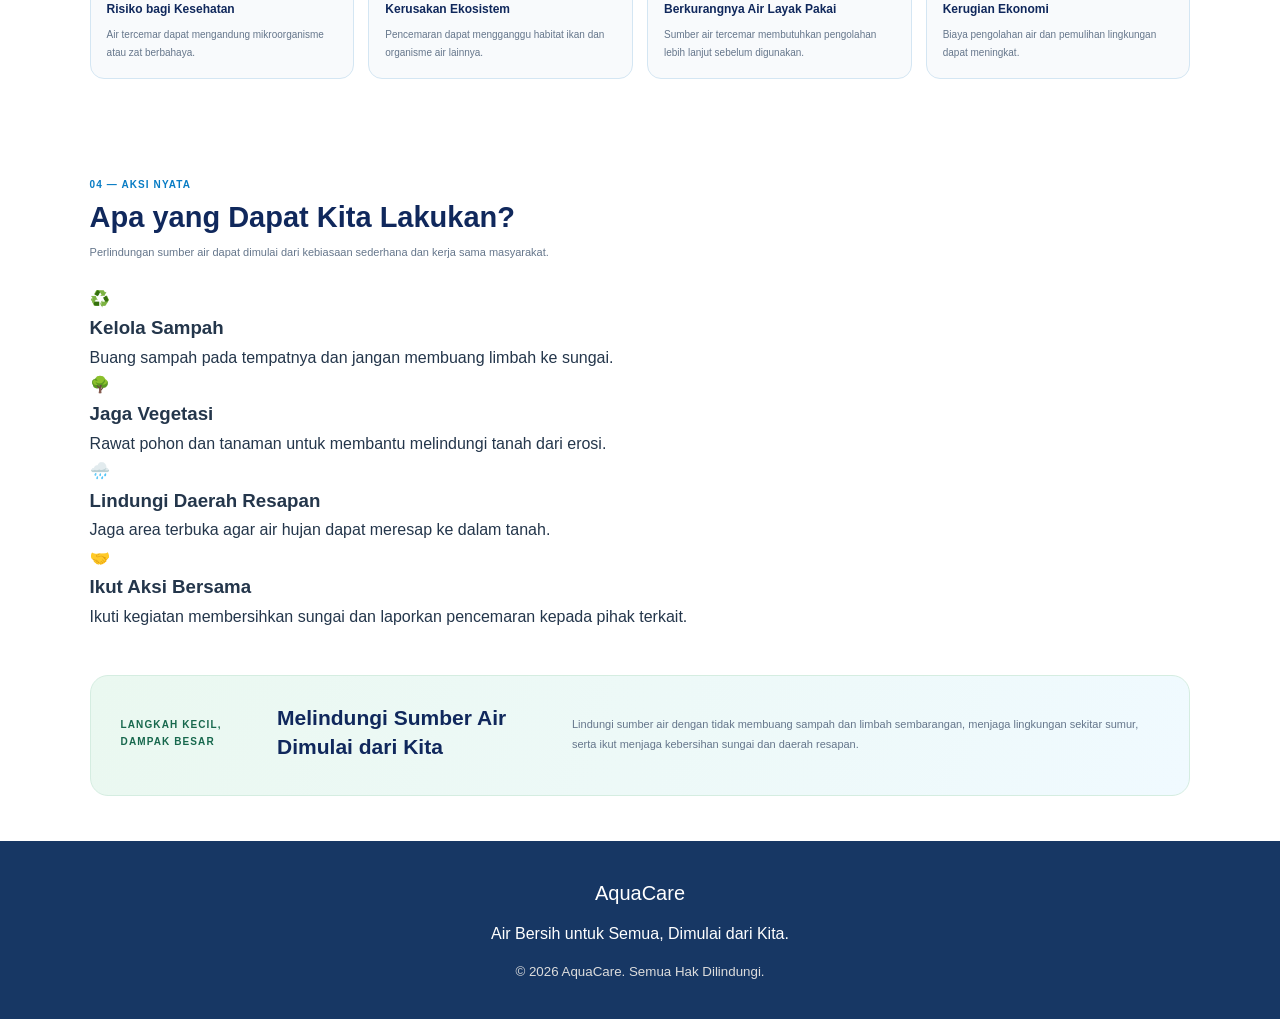
<file: pages/halaman-5.html>
<!DOCTYPE html>
<html lang="id">
<head>
    <meta charset="UTF-8">
    <meta name="viewport" content="width=device-width, initial-scale=1.0">
    <title>AquaCare | Sumber Air</title>

    <!-- Menghubungkan HTML dengan CSS -->
    <link rel="stylesheet" href="../css/halaman5.css">
    <link rel="stylesheet" href="../css/bersama.css">
</head>
<body>

    <!-- HEADER DAN NAVIGASI -->
    <header class="site-header">

        <div class="header-container">

            <a href="index.html" class="logo">
                <img src="../assets/Logo AquaCare_ Air Bersih untuk Semua.png" alt="">
            </a>

            <button class="hamburger">☰</button>

            <nav class="site-navbar">

                <ul>

                    <li>
                        <a href="../index.html">Beranda</a>
                    </li>

                    <li>
                        <a href="halaman-2.html">Konservasi Air</a>
                    </li>

                    <li>
                        <a href="halaman-3.html">Sanitasi Lingkungan</a>
                    </li>

                    <li>
                        <a href="halaman-4.html">Air di Rumah</a>
                    </li>

                    <li>
                        <a class="active" href="halaman-5.html">Sumber Air</a>
                    </li>

                    <li>
                        <a href="halaman-6.html">Mulai Aksi</a>
                    </li>

                    <li>
                        <a href="halaman-7.html">Tentang SGD 6</a>
                    </li>

                    <li>
                        <a href="halaman-profile.html">Profile</a>
                    </li>

                </ul>

            </nav>

        </div>

    </header>

    <main>

        <!-- HERO -->
        <section class="hero">
            <div class="hero-content">
                <span class="eyebrow">PERLINDUNGAN SUMBER AIR</span>

                <h1>
                    Jaga Sumber Air,<br>
                    <span>Jaga Masa Depan</span>
                </h1>

                <p>
                    Perlindungan sumber air adalah usaha menjaga sungai,
                    danau, mata air, sumur, serta daerah resapan agar
                    kualitas dan ketersediaan air tetap terpelihara.
                </p>

                <a href="#jenis-air" class="btn-primary">
                    Lihat Cara Melindungi Sumber Air →
                </a>

                <div class="hero-note">
                    <span class="note-icon">🌿</span>
                    <div>
                        <strong>
                            Air bersih dimulai dari lingkungan yang sehat.
                        </strong>
                        <small>
                            Jaga sumbernya, lindungi kehidupan.
                        </small>
                    </div>
                </div>
            </div>

            <div class="hero-image">

                <video class="river-video" autoplay muted loop playsinline>
                    <source src="../assets/Sumber Air Yang Terjaga.mp4" type="video/mp4">
                </video>
            
            
            </div>
        </section>

        <!-- JENIS SUMBER AIR -->
        <section class="section" id="jenis-air">
            <div class="section-heading">
                <span class="section-label">
                    01 — KENALI SUMBERNYA
                </span>

                <h2>Jenis Sumber Air Bersih</h2>

                <p>
                    Sumber air perlu dijaga agar tetap tersedia dan dapat
                    dimanfaatkan secara bertanggung jawab.
                </p>
            </div>

            <div class="source-grid">
                <article class="source-card">
                    <img
                        src="../assets/Air Sungai.png"
                        alt="Sungai"
                    >

                    <div class="card-body">
                        <h3>Sungai</h3>
                        <p>
                            Sumber air permukaan yang mendukung kebutuhan
                            masyarakat, pertanian, dan ekosistem.
                        </p>
                    </div>
                </article>

                <article class="source-card">
                    <img
                        src="../assets/Danau.png"
                        alt="Danau"
                    >

                    <div class="card-body">
                        <h3>Danau</h3>
                        <p>
                            Menampung air dan menjadi habitat berbagai
                            makhluk hidup yang perlu dilindungi.
                        </p>
                    </div>
                </article>

                <article class="source-card">
                    <img
                        src="../assets/Mata Air.png"
                        alt="Mata air"
                    >

                    <div class="card-body">
                        <h3>Mata Air</h3>
                        <p>
                            Air yang muncul secara alami dari dalam tanah
                            dan perlu dijaga kebersihan sekitarnya.
                        </p>
                    </div>
                </article>

                <article class="source-card">
                    <img
                        src="../assets/Sumur Air.png"
                        alt="Hutan dan daerah resapan"
                    >

                    <div class="card-body">
                        <h3>Sumur dan Air Tanah</h3>
                        <p>
                            Air bawah tanah yang dapat dimanfaatkan melalui
                            sumur dan perlu dilindungi dari pencemaran.
                        </p>
                    </div>
                </article>
            </div>
        </section>

        <!-- PENYEBAB PENCEMARAN -->
        <section class="section pollution-section" id="pencemaran">
            <div class="section-heading">
                <span class="section-label">
                    02 — KENALI MASALAHNYA
                </span>

                <h2>Penyebab Pencemaran Sumber Air</h2>

                <p>
                    Aktivitas manusia yang tidak memperhatikan lingkungan
                    dapat menurunkan kualitas air.
                </p>
            </div>

            <div class="cause-grid">
                <article class="cause-card">
                    <span class="cause-icon blue">🗑️</span>
                    <h3>Sampah Sembarangan</h3>
                    <p>
                        Sampah rumah tangga dan plastik yang dibuang
                        ke sungai dapat mencemari air.
                    </p>
                </article>

                <article class="cause-card">
                    <span class="cause-icon red">🏭</span>
                    <h3>Limbah Industri</h3>
                    <p>
                        Limbah yang tidak diolah dengan baik dapat
                        membawa zat pencemar ke perairan.
                    </p>
                </article>

                <article class="cause-card">
                    <span class="cause-icon green">🌾</span>
                    <h3>Penggunaan Bahan Kimia</h3>
                    <p>
                        Pupuk dan pestisida berlebihan dapat terbawa
                        aliran air menuju sumber air.
                    </p>
                </article>

                <article class="cause-card">
                    <span class="cause-icon yellow">🏗️</span>
                    <h3>Kerusakan Daerah Resapan</h3>
                    <p>
                        Berkurangnya vegetasi dan area resapan dapat
                        mengganggu keseimbangan lingkungan.
                    </p>
                </article>
            </div>
        </section>

        <!-- DAMPAK PENCEMARAN -->
        <section class="section" id="dampak">
            <div class="section-heading">
                <span class="section-label">
                    03 — DAMPAK PENCEMARAN AIR
                </span>

                <h2>Dampak yang Perlu Kita Cegah</h2>

                <p>
                    Pencemaran sumber air berdampak pada kesehatan,
                    ekosistem, dan kehidupan masyarakat.
                </p>
            </div>

            <div class="impact-grid">
                <article class="impact-card">
                    <span class="impact-icon red">❤️</span>
                    <div>
                        <h3>Risiko bagi Kesehatan</h3>
                        <p>
                            Air tercemar dapat mengandung mikroorganisme
                            atau zat berbahaya.
                        </p>
                    </div>
                </article>

                <article class="impact-card">
                    <span class="impact-icon blue">🐟</span>
                    <div>
                        <h3>Kerusakan Ekosistem</h3>
                        <p>
                            Pencemaran dapat mengganggu habitat ikan
                            dan organisme air lainnya.
                        </p>
                    </div>
                </article>

                <article class="impact-card">
                    <span class="impact-icon green">🚰</span>
                    <div>
                        <h3>Berkurangnya Air Layak Pakai</h3>
                        <p>
                            Sumber air tercemar membutuhkan pengolahan
                            lebih lanjut sebelum digunakan.
                        </p>
                    </div>
                </article>

                <article class="impact-card">
                    <span class="impact-icon yellow">💰</span>
                    <div>
                        <h3>Kerugian Ekonomi</h3>
                        <p>
                            Biaya pengolahan air dan pemulihan lingkungan
                            dapat meningkat.
                        </p>
                    </div>
                </article>
            </div>
        </section>

        <!-- CARA MENJAGA SUMBER AIR -->
        <section class="section solution-section" id="solusi">
            <div class="section-heading">
                <span class="section-label">04 — AKSI NYATA</span>

                <h2>Apa yang Dapat Kita Lakukan?</h2>

                <p>
                    Perlindungan sumber air dapat dimulai dari kebiasaan
                    sederhana dan kerja sama masyarakat.
                </p>
            </div>

            <div class="solution-grid">
                <article class="solution-card">
                    <span class="solution-icon">♻️</span>
                    <h3>Kelola Sampah</h3>
                    <p>
                        Buang sampah pada tempatnya dan jangan membuang
                        limbah ke sungai.
                    </p>
                </article>

                <article class="solution-card">
                    <span class="solution-icon">🌳</span>
                    <h3>Jaga Vegetasi</h3>
                    <p>
                        Rawat pohon dan tanaman untuk membantu melindungi
                        tanah dari erosi.
                    </p>
                </article>

                <article class="solution-card">
                    <span class="solution-icon">🌧️</span>
                    <h3>Lindungi Daerah Resapan</h3>
                    <p>
                        Jaga area terbuka agar air hujan dapat meresap
                        ke dalam tanah.
                    </p>
                </article>

                <article class="solution-card">
                    <span class="solution-icon">🤝</span>
                    <h3>Ikut Aksi Bersama</h3>
                    <p>
                        Ikuti kegiatan membersihkan sungai dan laporkan
                        pencemaran kepada pihak terkait.
                    </p>
                </article>
            </div>
        </section>

        <!-- AJAKAN -->
        <section class="reminder">
            <span class="reminder-label">
                LANGKAH KECIL, DAMPAK BESAR
            </span>

            <h2>Melindungi Sumber Air Dimulai dari Kita</h2>

            <p>
                Lindungi sumber air dengan tidak membuang sampah dan
                limbah sembarangan, menjaga lingkungan sekitar sumur,
                serta ikut menjaga kebersihan sungai dan daerah resapan.
            </p>

        </section>

    </main>

    <!-- FOOTER -->
    <footer class="site-footer">

        <h3>AquaCare</h3>

        <p>
            Air Bersih untuk Semua, Dimulai dari Kita.
        </p>

        <small>
            © 2026 AquaCare. Semua Hak Dilindungi.
        </small>

    </footer>

    <script src="../js/main.js"></script>

</body>
</html>
</file>
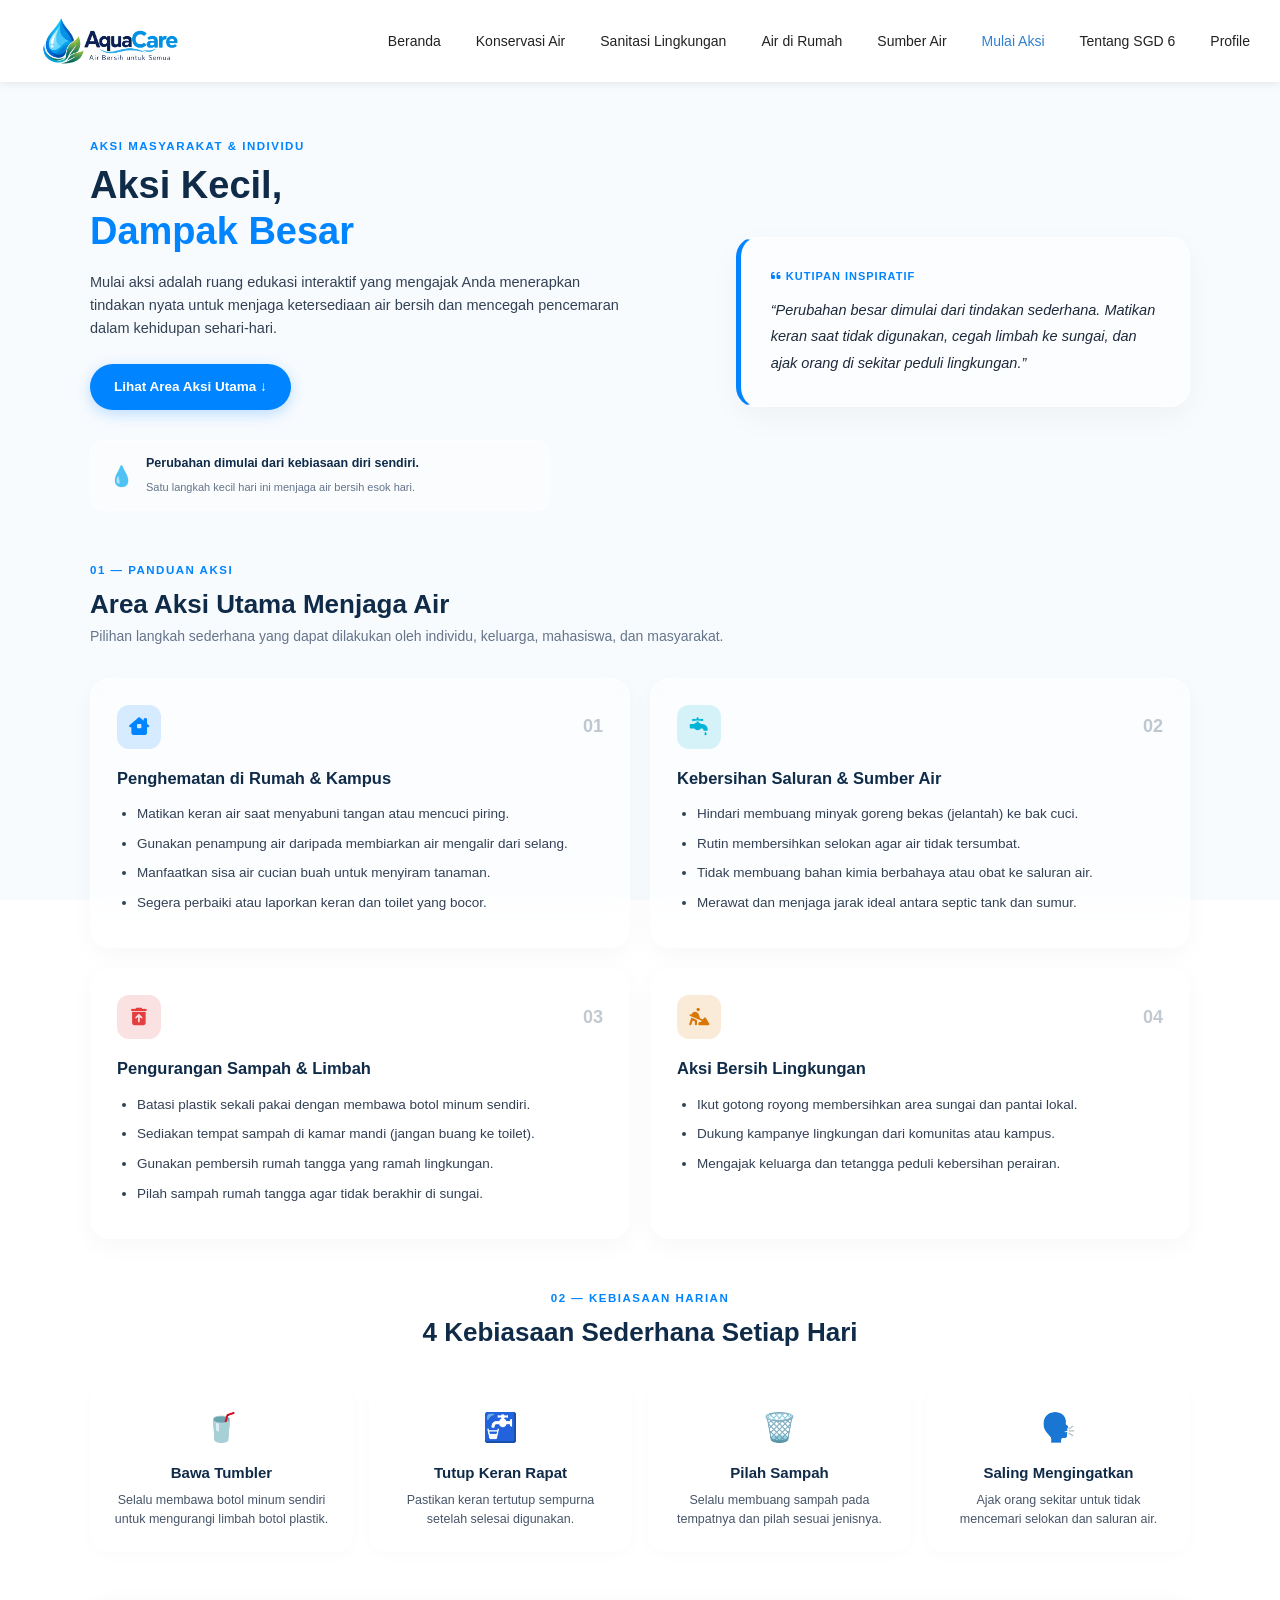
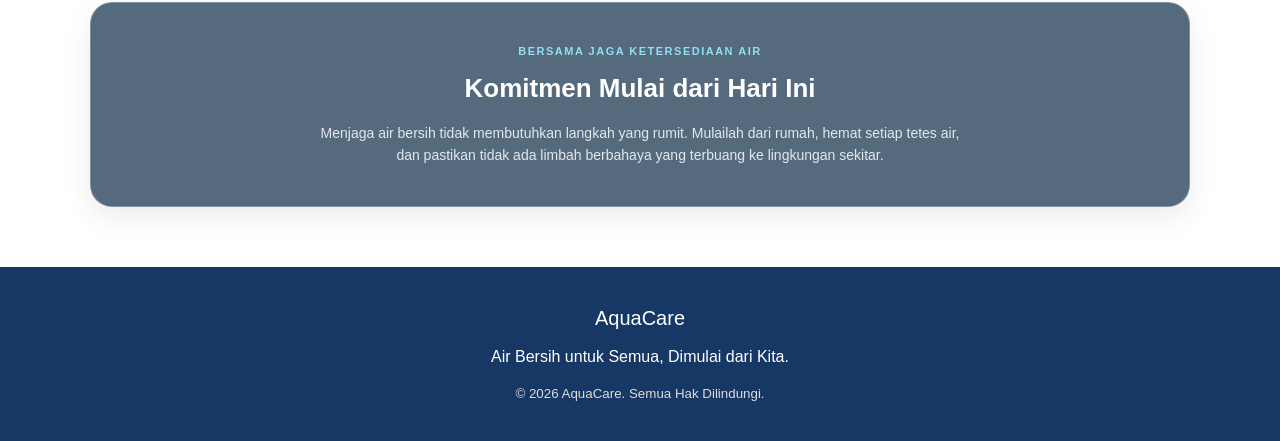
<file: pages/halaman-6.html>
<!DOCTYPE html>
<html lang="id">
<head>
    <meta charset="UTF-8">
    <meta name="viewport" content="width=device-width, initial-scale=1.0">
    <title>AquaCare | Mulai Aksi</title>

    <!-- Urutan stylesheet disesuaikan persis dengan Halaman 5 -->
    <link rel="stylesheet" href="../css/Adit6.css">
    <link rel="stylesheet" href="../css/bersama.css">
    <!-- Font Awesome CDN untuk Ikon -->
    <link rel="stylesheet" href="https://cdnjs.cloudflare.com/ajax/libs/font-awesome/6.4.0/css/all.min.css">
</head>
<body>

    <!-- FULL BACKGROUND VIDEO -->
    <video autoplay loop muted playsinline class="full-bg-video">
        <source src="../assets/1023.mp4" type="video/mp4">
        Browser Anda tidak mendukung video HTML5.
    </video>
    <div class="full-bg-overlay"></div>

    
    <!-- HEADER DAN NAVIGASI -->
    <header class="site-header">

        <div class="header-container">

            <a href="index.html" class="logo">
                <img src="../assets/Logo AquaCare_ Air Bersih untuk Semua.png" alt="">
            </a>

            <button class="hamburger">☰</button>

            <nav class="site-navbar">

                <ul>

                    <li>
                        <a href="../index.html">Beranda</a>
                    </li>

                    <li>
                        <a href="halaman-2.html">Konservasi Air</a>
                    </li>

                    <li>
                        <a href="halaman-3.html">Sanitasi Lingkungan</a>
                    </li>

                    <li>
                        <a href="halaman-4.html">Air di Rumah</a>
                    </li>

                    <li>
                        <a href="halaman-5.html">Sumber Air</a>
                    </li>

                    <li>
                        <a class="active" href="halaman-6.html">Mulai Aksi</a>
                    </li>

                    <li>
                        <a href="halaman-7.html">Tentang SGD 6</a>
                    </li>

                    <li>
                        <a href="halaman-profile.html">Profile</a>
                    </li>

                </ul>

            </nav>

        </div>

    </header>


    <main class="main-wrapper">

        <!-- HERO AKSI NYATA -->
        <section class="hero-section">
            <div class="hero-left">
                <span class="eyebrow">AKSI MASYARAKAT & INDIVIDU</span>
                <h1>Aksi Kecil,<br><span class="highlight-text">Dampak Besar</span></h1>
                <p>
                    Mulai aksi adalah ruang edukasi interaktif yang mengajak Anda menerapkan tindakan nyata untuk menjaga ketersediaan air bersih dan mencegah pencemaran dalam kehidupan sehari-hari.
                </p>

                <a href="#fokus-aksi" class="btn-primary">
                    Lihat Area Aksi Utama ↓
                </a>

                <div class="hero-note">
                    <span class="note-icon">💧</span>
                    <div>
                        <strong>Perubahan dimulai dari kebiasaan diri sendiri.</strong>
                        <small>Satu langkah kecil hari ini menjaga air bersih esok hari.</small>
                    </div>
                </div>
            </div>

            <div class="hero-right">
                <div class="quote-card-hero">
                    <div class="quote-badge"><i class="fa-solid fa-quote-left"></i> KUTIPAN INSPIRATIF</div>
                    <p>
                        “Perubahan besar dimulai dari tindakan sederhana. Matikan keran saat tidak digunakan, cegah limbah ke sungai, dan ajak orang di sekitar peduli lingkungan.”
                    </p>
                </div>
            </div>
        </section>

        <!-- FOKUS AKSI UTAMA -->
        <section class="content-section" id="fokus-aksi">
            <div class="section-heading">
                <span class="section-label">01 — PANDUAN AKSI</span>
                <h2>Area Aksi Utama Menjaga Air</h2>
                <p>Pilihan langkah sederhana yang dapat dilakukan oleh individu, keluarga, mahasiswa, dan masyarakat.</p>
            </div>

            <div class="cards-grid">
                <!-- Kartu 1 -->
                <article class="action-card color-blue">
                    <div class="card-header">
                        <div class="card-icon"><i class="fa-solid fa-house-chimney-window"></i></div>
                        <span class="card-num">01</span>
                    </div>
                    <h3>Penghematan di Rumah & Kampus</h3>
                    <ul class="action-list">
                        <li>Matikan keran air saat menyabuni tangan atau mencuci piring.</li>
                        <li>Gunakan penampung air daripada membiarkan air mengalir dari selang.</li>
                        <li>Manfaatkan sisa air cucian buah untuk menyiram tanaman.</li>
                        <li>Segera perbaiki atau laporkan keran dan toilet yang bocor.</li>
                    </ul>
                </article>

                <!-- Kartu 2 -->
                <article class="action-card color-teal">
                    <div class="card-header">
                        <div class="card-icon"><i class="fa-solid fa-faucet-drip"></i></div>
                        <span class="card-num">02</span>
                    </div>
                    <h3>Kebersihan Saluran & Sumber Air</h3>
                    <ul class="action-list">
                        <li>Hindari membuang minyak goreng bekas (jelantah) ke bak cuci.</li>
                        <li>Rutin membersihkan selokan agar air tidak tersumbat.</li>
                        <li>Tidak membuang bahan kimia berbahaya atau obat ke saluran air.</li>
                        <li>Merawat dan menjaga jarak ideal antara septic tank dan sumur.</li>
                    </ul>
                </article>

                <!-- Kartu 3 -->
                <article class="action-card color-red">
                    <div class="card-header">
                        <div class="card-icon"><i class="fa-solid fa-trash-can-arrow-up"></i></div>
                        <span class="card-num">03</span>
                    </div>
                    <h3>Pengurangan Sampah & Limbah</h3>
                    <ul class="action-list">
                        <li>Batasi plastik sekali pakai dengan membawa botol minum sendiri.</li>
                        <li>Sediakan tempat sampah di kamar mandi (jangan buang ke toilet).</li>
                        <li>Gunakan pembersih rumah tangga yang ramah lingkungan.</li>
                        <li>Pilah sampah rumah tangga agar tidak berakhir di sungai.</li>
                    </ul>
                </article>

                <!-- Kartu 4 -->
                <article class="action-card color-yellow">
                    <div class="card-header">
                        <div class="card-icon"><i class="fa-solid fa-person-digging"></i></div>
                        <span class="card-num">04</span>
                    </div>
                    <h3>Aksi Bersih Lingkungan</h3>
                    <ul class="action-list">
                        <li>Ikut gotong royong membersihkan area sungai dan pantai lokal.</li>
                        <li>Dukung kampanye lingkungan dari komunitas atau kampus.</li>
                        <li>Mengajak keluarga dan tetangga peduli kebersihan perairan.</li>
                    </ul>
                </article>
            </div>
        </section>

        <!-- DAFTAR HABIT HARIAN -->
        <section class="content-section">
            <div class="section-heading text-center">
                <span class="section-label">02 — KEBIASAAN HARIAN</span>
                <h2>4 Kebiasaan Sederhana Setiap Hari</h2>
            </div>

            <div class="habits-grid">
                <article class="habit-card">
                    <span class="habit-icon">🥤</span>
                    <h3>Bawa Tumbler</h3>
                    <p>Selalu membawa botol minum sendiri untuk mengurangi limbah botol plastik.</p>
                </article>

                <article class="habit-card">
                    <span class="habit-icon">🚰</span>
                    <h3>Tutup Keran Rapat</h3>
                    <p>Pastikan keran tertutup sempurna setelah selesai digunakan.</p>
                </article>

                <article class="habit-card">
                    <span class="habit-icon">🗑️</span>
                    <h3>Pilah Sampah</h3>
                    <p>Selalu membuang sampah pada tempatnya dan pilah sesuai jenisnya.</p>
                </article>

                <article class="habit-card">
                    <span class="habit-icon">🗣️</span>
                    <h3>Saling Mengingatkan</h3>
                    <p>Ajak orang sekitar untuk tidak mencemari selokan dan saluran air.</p>
                </article>
            </div>
        </section>

        <!-- AJAKAN / REMINDER -->
        <section class="reminder-card">
            <span class="reminder-label">BERSAMA JAGA KETERSEDIAAN AIR</span>
            <h2>Komitmen Mulai dari Hari Ini</h2>
            <p>
                Menjaga air bersih tidak membutuhkan langkah yang rumit. Mulailah dari rumah, hemat setiap tetes air, dan pastikan tidak ada limbah berbahaya yang terbuang ke lingkungan sekitar.
            </p>
        </section>

    </main>

    <!-- FOOTER -->
    <footer class="site-footer">

        <h3>AquaCare</h3>

        <p>
            Air Bersih untuk Semua, Dimulai dari Kita.
        </p>

        <small>
            © 2026 AquaCare. Semua Hak Dilindungi.
        </small>

    </footer>

    <script src="../js/main.js"></script>

</body>
</html>
</file>
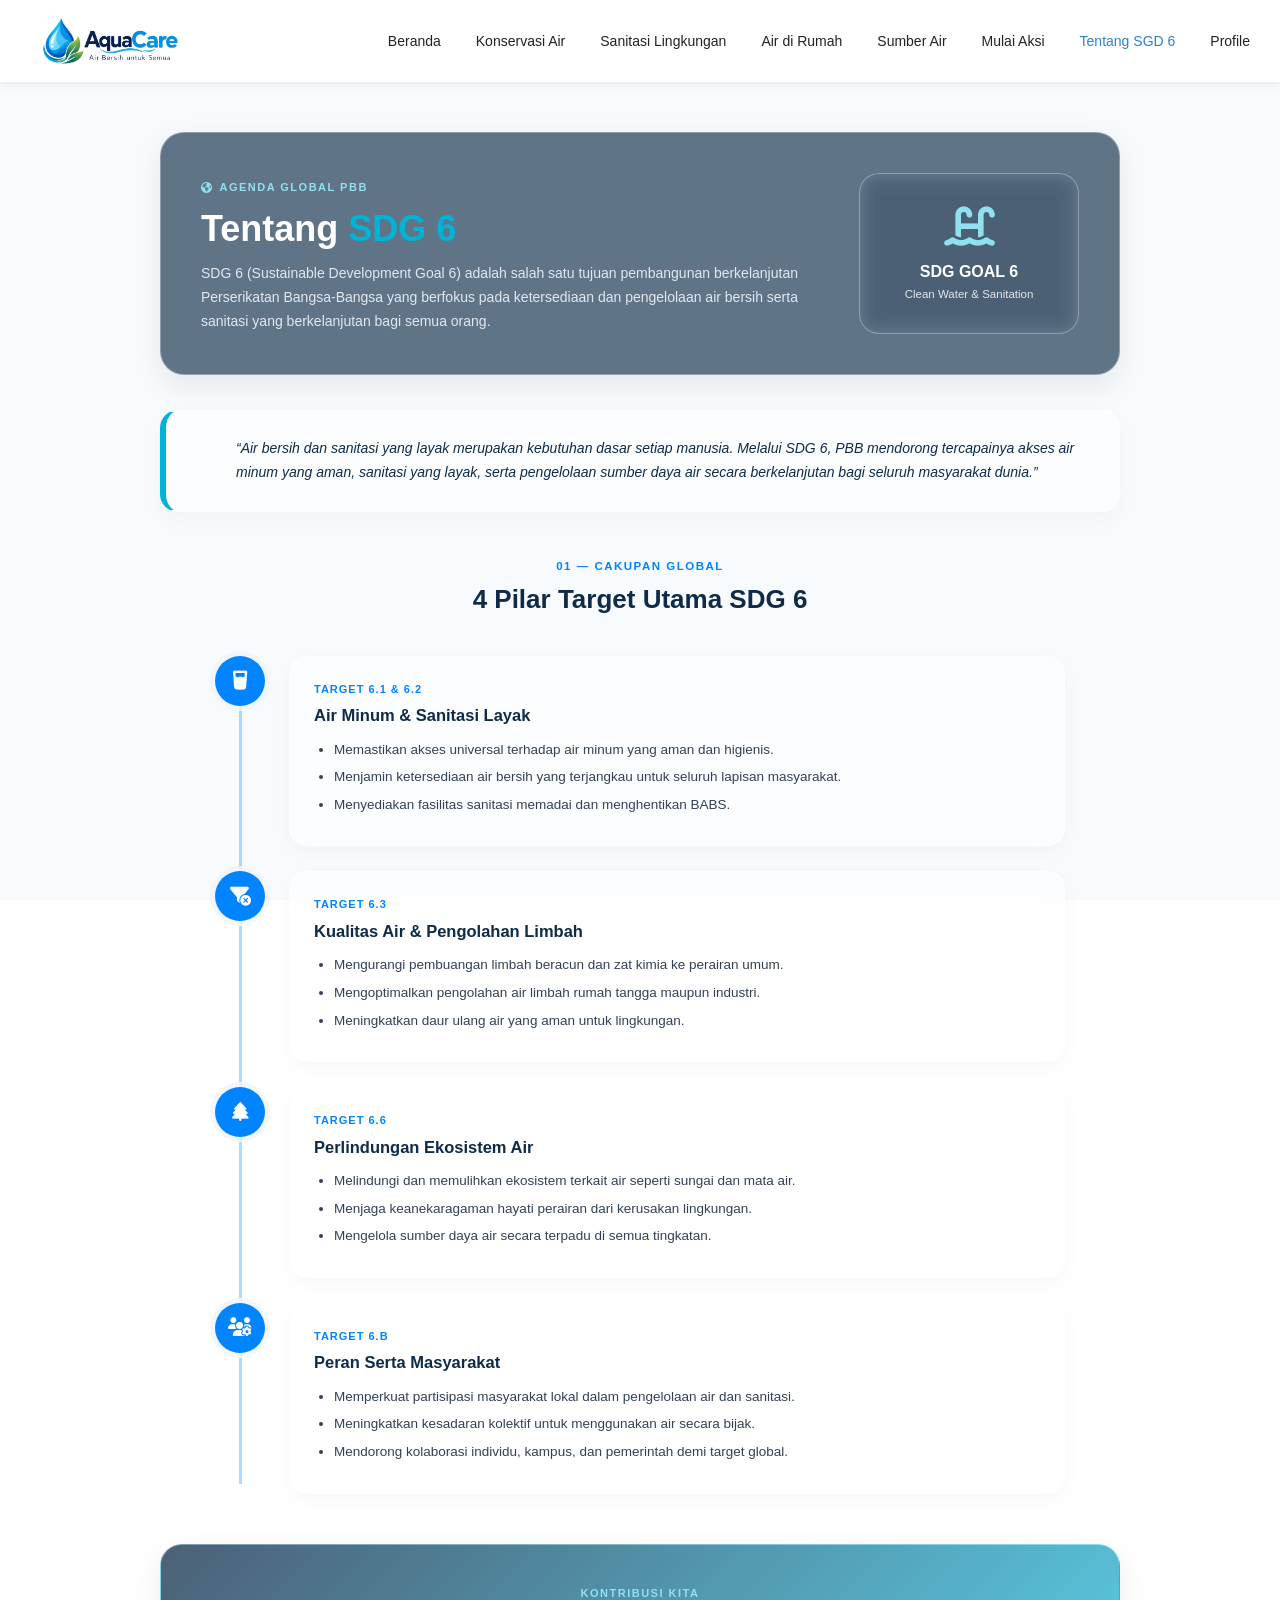
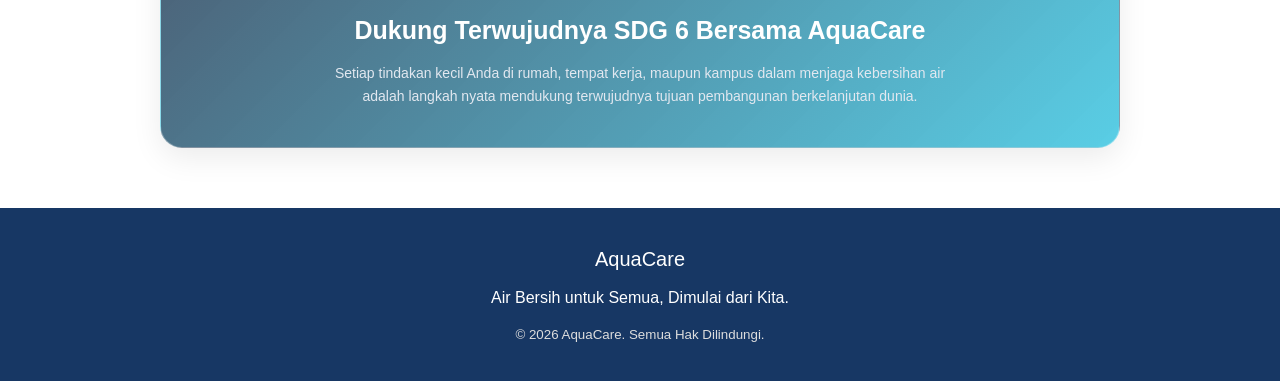
<file: pages/halaman-7.html>
<!DOCTYPE html>
<html lang="id">
<head>
    <meta charset="UTF-8">
    <meta name="viewport" content="width=device-width, initial-scale=1.0">
    <title>AquaCare | Tentang SDG 6</title>

    <!-- Style CSS Khusus Halaman 7 & Navbar Bawaan Halaman 2/5 -->
    <link rel="stylesheet" href="../css/Adit7.css">
    <link rel="stylesheet" href="../css/bersama.css">
    <!-- Font Awesome CDN -->
    <link rel="stylesheet" href="https://cdnjs.cloudflare.com/ajax/libs/font-awesome/6.4.0/css/all.min.css">
</head>
<body>

    <!-- FULL BACKGROUND VIDEO -->
    <video autoplay loop muted playsinline class="full-bg-video">
        <source src="../assets/1023.mp4" type="video/mp4">
        Browser Anda tidak mendukung video HTML5.
    </video>
    <div class="full-bg-overlay"></div>

    <header class="site-header">

        <div class="header-container">

            <a href="index.html" class="logo">
                <img src="../assets/Logo AquaCare_ Air Bersih untuk Semua.png" alt="">
            </a>

            <button class="hamburger">☰</button>

            <nav class="site-navbar">

                <ul>

                    <li>
                        <a href="../index.html">Beranda</a>
                    </li>

                    <li>
                        <a href="halaman-2.html">Konservasi Air</a>
                    </li>

                    <li>
                        <a href="halaman-3.html">Sanitasi Lingkungan</a>
                    </li>

                    <li>
                        <a href="halaman-4.html">Air di Rumah</a>
                    </li>

                    <li>
                        <a href="halaman-5.html">Sumber Air</a>
                    </li>

                    <li>
                        <a href="halaman-6.html">Mulai Aksi</a>
                    </li>

                    <li>
                        <a class="active" href="halaman-7.html">Tentang SGD 6</a>
                    </li>

                    <li>
                        <a href="halaman-profile.html">Profile</a>
                    </li>

                </ul>

            </nav>

        </div>

    </header>

    <main class="main-wrapper">

        <!-- HERO SPLIT LAYOUT BARU (BEDA DENGAN HALAMAN 6) -->
        <section class="sdg-hero-box">
            <div class="sdg-hero-text">
                <span class="eyebrow-badge"><i class="fa-solid fa-earth-americas"></i> AGENDA GLOBAL PBB</span>
                <h1>Tentang <span>SDG 6</span></h1>
                <p>
                    SDG 6 (Sustainable Development Goal 6) adalah salah satu tujuan pembangunan berkelanjutan Perserikatan Bangsa-Bangsa yang berfokus pada ketersediaan dan pengelolaan air bersih serta sanitasi yang berkelanjutan bagi semua orang.
                </p>
            </div>
            <div class="sdg-indicator-card">
                <i class="fa-solid fa-water-ladder sdg-icon-big"></i>
                <h3>SDG GOAL 6</h3>
                <p>Clean Water & Sanitation</p>
            </div>
        </section>

        <!-- KUTIPAN HIGHLIGHT TENTANG SDG 6 -->
        <section class="quote-glass-card">
            <div class="quote-icon"><i class="fa-solid fa-hands-holding-water"></i></div>
            <p>
                “Air bersih dan sanitasi yang layak merupakan kebutuhan dasar setiap manusia. Melalui SDG 6, PBB mendorong tercapainya akses air minum yang aman, sanitasi yang layak, serta pengelolaan sumber daya air secara berkelanjutan bagi seluruh masyarakat dunia.”
            </p>
        </section>

        <!-- LAYOUT TIMELINE VERTIKAL UNTUK TARGET UTAMA (BEDA DARI GRID HALAMAN 6) -->
        <section class="timeline-section">
            <div class="section-heading text-center">
                <span class="section-label">01 — CAKUPAN GLOBAL</span>
                <h2>4 Pilar Target Utama SDG 6</h2>
            </div>

            <div class="timeline-wrapper">
                <!-- Item Timeline 1 -->
                <div class="timeline-item">
                    <div class="timeline-badge"><i class="fa-solid fa-glass-water"></i></div>
                    <div class="timeline-card">
                        <span class="step-num">TARGET 6.1 & 6.2</span>
                        <h3>Air Minum & Sanitasi Layak</h3>
                        <ul class="action-list">
                            <li>Memastikan akses universal terhadap air minum yang aman dan higienis.</li>
                            <li>Menjamin ketersediaan air bersih yang terjangkau untuk seluruh lapisan masyarakat.</li>
                            <li>Menyediakan fasilitas sanitasi memadai dan menghentikan BABS.</li>
                        </ul>
                    </div>
                </div>

                <!-- Item Timeline 2 -->
                <div class="timeline-item">
                    <div class="timeline-badge"><i class="fa-solid fa-filter-circle-xmark"></i></div>
                    <div class="timeline-card">
                        <span class="step-num">TARGET 6.3</span>
                        <h3>Kualitas Air & Pengolahan Limbah</h3>
                        <ul class="action-list">
                            <li>Mengurangi pembuangan limbah beracun dan zat kimia ke perairan umum.</li>
                            <li>Mengoptimalkan pengolahan air limbah rumah tangga maupun industri.</li>
                            <li>Meningkatkan daur ulang air yang aman untuk lingkungan.</li>
                        </ul>
                    </div>
                </div>

                <!-- Item Timeline 3 -->
                <div class="timeline-item">
                    <div class="timeline-badge"><i class="fa-solid fa-tree"></i></div>
                    <div class="timeline-card">
                        <span class="step-num">TARGET 6.6</span>
                        <h3>Perlindungan Ekosistem Air</h3>
                        <ul class="action-list">
                            <li>Melindungi dan memulihkan ekosistem terkait air seperti sungai dan mata air.</li>
                            <li>Menjaga keanekaragaman hayati perairan dari kerusakan lingkungan.</li>
                            <li>Mengelola sumber daya air secara terpadu di semua tingkatan.</li>
                        </ul>
                    </div>
                </div>

                <!-- Item Timeline 4 -->
                <div class="timeline-item">
                    <div class="timeline-badge"><i class="fa-solid fa-users-gear"></i></div>
                    <div class="timeline-card">
                        <span class="step-num">TARGET 6.B</span>
                        <h3>Peran Serta Masyarakat</h3>
                        <ul class="action-list">
                            <li>Memperkuat partisipasi masyarakat lokal dalam pengelolaan air dan sanitasi.</li>
                            <li>Meningkatkan kesadaran kolektif untuk menggunakan air secara bijak.</li>
                            <li>Mendorong kolaborasi individu, kampus, dan pemerintah demi target global.</li>
                        </ul>
                    </div>
                </div>
            </div>
        </section>

        <!-- AJAKAN / REMINDER -->
        <section class="reminder-card-alt">
            <span class="reminder-label">KONTRIBUSI KITA</span>
            <h2>Dukung Terwujudnya SDG 6 Bersama AquaCare</h2>
            <p>
                Setiap tindakan kecil Anda di rumah, tempat kerja, maupun kampus dalam menjaga kebersihan air adalah langkah nyata mendukung terwujudnya tujuan pembangunan berkelanjutan dunia.
            </p>
        </section>

    </main>

    <!-- FOOTER -->
    <footer class="site-footer">

        <h3>AquaCare</h3>

        <p>
            Air Bersih untuk Semua, Dimulai dari Kita.
        </p>

        <small>
            © 2026 AquaCare. Semua Hak Dilindungi.
        </small>

    </footer>

    <script src="../js/main.js"></script>

</body>
</html>
</file>
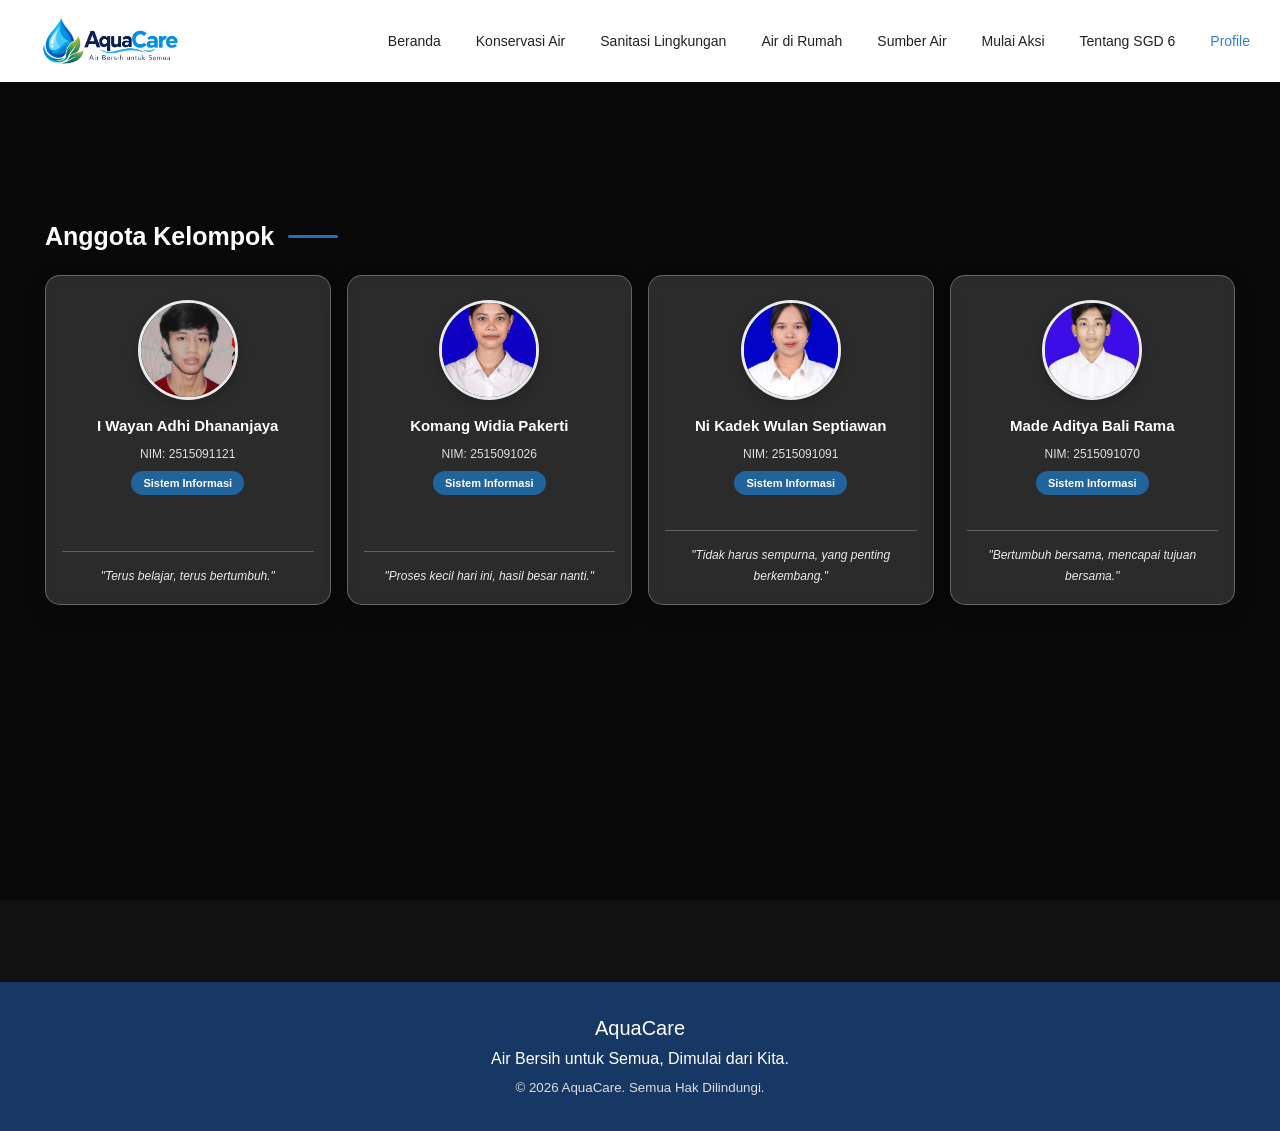
<file: pages/halaman-profile.html>
<!DOCTYPE html>
<html lang="id">

<head>
    <meta charset="UTF-8">
    <meta name="viewport" content="width=device-width, initial-scale=1.0">
    <title>AquaCare | Profile</title>

    <link rel="stylesheet" href="../css/Style.css">
    <link rel="stylesheet" href="../css/responsive.css">
    <link rel="stylesheet" href="../css/bersama.css">
</head>

<body>

    <header class="site-header">

        <div class="header-container">

            <a href="index.html" class="logo">
                <img src="../assets/Logo AquaCare_ Air Bersih untuk Semua.png" alt="">
            </a>

            <button class="hamburger">☰</button>

            <nav class="site-navbar">

                <ul>

                    <li>
                        <a href="../index.html">Beranda</a>
                    </li>

                    <li>
                        <a href="halaman-2.html">Konservasi Air</a>
                    </li>

                    <li>
                        <a href="halaman-3.html">Sanitasi Lingkungan</a>
                    </li>

                    <li>
                        <a href="halaman-4.html">Air di Rumah</a>
                    </li>

                    <li>
                        <a href="halaman-5.html">Sumber Air</a>
                    </li>

                    <li>
                        <a href="halaman-6.html">Mulai Aksi</a>
                    </li>

                    <li>
                        <a href="halaman-7.html">Tentang SGD 6</a>
                    </li>

                    <li>
                        <a class="active" href="halaman-profile.html">Profile</a>
                    </li>

                </ul>

            </nav>

        </div>

    </header>

    <!-- ================= HERO ================= -->

    <section class="heroo">

        <!-- Background Video -->

        <video autoplay muted loop playsinline>

            <source src="../assets/gemini_generated_video_22958fa2.mp4" type="video/mp4">

        </video>

        <div class="overlay"></div>

        <div class="member-section">

            <div class="member-heading">
                <h2>Anggota Kelompok</h2>
                <span></span>
            </div>

            <div class="member-container">

                <!-- Anggota 1 -->
                <div class="member-card">
                    <div class="member-photo">
                        <img src="../assets/1758900555723.1758900487021.1757648355317.1757648319731.IMG_20250912_113825_121.jpg.jpeg" alt="Foto anggota 1">
                    </div>

                    <h3>I Wayan Adhi Dhananjaya</h3>
                    <p class="member-nim">NIM: 2515091121</p>
                    <p class="member-prodi">Sistem Informasi</p>

                    <div class="member-quote">
                        "Terus belajar, terus bertumbuh."
                    </div>
                </div>

                <!-- Anggota 2 -->
                <div class="member-card">
                    <div class="member-photo">
                        <img src="../assets/pas foto pkkmb.jpg.jpeg" alt="Foto anggota 2">
                    </div>

                    <h3>Komang Widia Pakerti</h3>
                    <p class="member-nim">NIM: 2515091026</p>
                    <p class="member-prodi">Sistem Informasi</p>

                    <div class="member-quote">
                        "Proses kecil hari ini, hasil besar nanti."
                    </div>
                </div>

                <!-- Anggota 3 -->
                <div class="member-card">
                    <div class="member-photo">
                        <img src="../assets/3x4.jpg.jpeg" alt="Foto anggota 3">
                    </div>

                    <h3>Ni Kadek Wulan Septiawan</h3>
                    <p class="member-nim">NIM: 2515091091</p>
                    <p class="member-prodi">Sistem Informasi</p>

                    <div class="member-quote">
                        "Tidak harus sempurna, yang penting berkembang."
                    </div>
                </div>

                <!-- Anggota 4 -->
                <div class="member-card">
                    <div class="member-photo">
                        <img src="../assets/WhatsApp Image 2026-10-26 at 21.19.35.jpeg" alt="Foto anggota 4">
                    </div>

                    <h3>Made Aditya Bali Rama</h3>
                    <p class="member-nim">NIM: 2515091070</p>
                    <p class="member-prodi">Sistem Informasi</p>

                    <div class="member-quote">
                        "Bertumbuh bersama, mencapai tujuan bersama."
                    </div>
                </div>

            </div>
        </div>

    </section>

<footer class="site-footer">

        <h3>AquaCare</h3>

        <p>
            Air Bersih untuk Semua, Dimulai dari Kita.
        </p>

        <small>
            © 2026 AquaCare. Semua Hak Dilindungi.
        </small>

    </footer>

    <script src="../js/main.js"></script>

</body>

</html>
</file>
<file: css/Style.css>
/* ==============================
   RESET & GLOBAL STYLE
================================= */

* {
    margin: 0;
    padding: 0;
    box-sizing: border-box;
}

html {
    scroll-behavior: smooth;
}

body {
    font-family: Arial, Helvetica, sans-serif;
    color: white;
    background-color: #111;
}




/* ==============================
   HERO SECTION
================================= */

.hero {
    position: relative;
    width: 100%;
    height: 100vh;
    min-height: 600px;
    overflow: hidden;
    display: flex;
    justify-content: center;
    align-items: center;
    background-color: #26351c;
}

/* Background video */

.hero video {
    position: absolute;
    top: 0;
    left: 0;
    width: 100%;
    height: 100%;
    object-fit: cover;
    object-position: center;
    z-index: 0;
}

/* Lapisan gelap di atas video */

.overlay {
    position: absolute;
    inset: 0;
    background: rgba(0, 0, 0, 0.48);
    z-index: 1;
}

/* Konten utama */

.hero-content {
    position: relative;
    z-index: 2;
    width: 90%;
    max-width: 1000px;
    margin-top: 100px;
    text-align: center;
}

/* Judul utama */

.hero-content h1 {
    color: white;
    font-size: clamp(32px, 3.3vw, 46px);
    font-weight: 800;
    line-height: 1.12;
    letter-spacing: -0.8px;
    margin-bottom: 24px;
}

/* Garis pemisah */

.hero-content hr {
    width: 66%;
    max-width: 660px;
    margin: 0 auto 30px;
    border: none;
    height: 2px;
    background-color: white;
}

/* Deskripsi */

.hero-content p {
    color: white;
    font-size: 17px;
    font-weight: 500;
    line-height: 1.8;
    margin-bottom: 38px;
}

/* Tombol utama */

.hero-content .btn {
    display: inline-block;
    padding: 16px 30px;
    background-color: #2073b8;
    color: white;
    text-decoration: none;
    font-size: 13px;
    font-weight: 700;
    border-radius: 50px;
    transition: background-color 0.3s ease,
                transform 0.3s ease;
}

.hero-content .btn:hover {
    background-color: #2073b8;
    transform: translateY(-2px);
}


/* ==============================
   KONTEN INFORMASI
================================= */

.info-section {
    width: 100%;
    min-height: 500px;
    padding: 60px 5%;

    display: grid;
    grid-template-columns: 0.9fr 1.1fr;
    align-items: center;
    gap: 40px;

    background-color: #ffffff;
    color: #222222;
}

/* Gambar sebelah kiri */

.info-image {
    width: 100%;
    height: 100%;
    min-height: 400px;
    overflow: hidden;
}

.info-image img {
    display: block;
    width: 100%;
    height: 100%;
    min-height: 400px;

    object-fit: cover;
    object-position: center;

    transition: transform 0.4s ease;
}

.info-image img:hover {
    transform: scale(1.03);
}

/* Konten sebelah kanan */

.info-content {
    width: 100%;
    padding: 15px 0;
}

.info-content h2 {
    margin-bottom: 30px;

    font-family: Georgia, "Times New Roman", serif;
    font-size: clamp(25px, 2.2vw, 32px);
    line-height: 1.3;
    font-weight: 700;

    color: #171717;
}

.info-content h2 span {
    color: #2073b8;
}

/* Deskripsi */

.info-description {
    margin-bottom: 40px;

    font-size: 16px;
    line-height: 1.9;
    color: #333333;
}

/* Daftar informasi */

.info-list {
    display: flex;
    flex-direction: column;
    gap: 20px;
}

.info-item {
    display: flex;
    align-items: flex-start;
    gap: 15px;
}

.info-icon {
    flex-shrink: 0;

    width: 19px;
    height: 19px;

    display: flex;
    align-items: center;
    justify-content: center;

    margin-top: 3px;

    border: 2px solid #777777;
    border-radius: 2px;

    color: #2073b8;
    font-size: 13px;
    font-weight: bold;
}

.info-item p {
    color: #666666;
    font-size: 14px;
    line-height: 1.6;
}

/* ========================= */
/* AIR BERSIH */
/* ========================= */

.air-bersih{

    width:100%;
    min-height:650px;

    padding:80px 8%;

    background:#f5f5f5;   /* Ganti sesuai tema */

    display:flex;
    flex-direction:column;
    justify-content:center;
    align-items:center;

    text-align:center;

}

.air-content h2{

    display:inline-block;

    font-family:"Times New Roman", Times, serif;
    font-size:42px;
    font-weight:700;

    color:#1d1d1d;

    padding-bottom:12px;
    margin-bottom:30px;

    border-bottom:4px solid #2073b8;

}

/* PARAGRAF */


.air-content p{

    max-width:850px;

    font-size:18px;
    line-height:1.9;

    color:#444;

    margin:0 auto 70px;

}

/* GALERI */

.air-gallery{

    display:flex;

    justify-content:center;
    align-items:center;

    gap:40px;

    flex-wrap:wrap;

}


/* ITEM */


.air-item{

    width:180px;
    text-align:center;

}

/* GAMBAR */


.air-item img{

    width:160px;
    height:160px;

    object-fit:cover;

    border-radius:50%;

    box-shadow:0 6px 20px rgba(0,0,0,.15);

    transition:
        transform .35s ease,
        box-shadow .35s ease;

}

/* Hover */

.air-item img:hover{

    transform:scale(1.08);

    box-shadow:0 10px 30px rgba(0,0,0,.25);

}

/* =====================================
   ANGGOTA KELOMPOK
   CSS tambahan, tidak mengganti navbar
===================================== */

/* Hero menyesuaikan tinggi konten */
.heroo {
    height: auto;
    min-height: 100vh;
    overflow: visible;

    display: block;
    padding: 125px 0 45px;
}

/* Video tetap menjadi background seluruh hero */
    .heroo video{
        position: fixed;
        top: 0;
        left: 0;
        width: 100vw;
        height: 100vh;
        object-fit: cover;
        z-index: -2;
    }

    .heroo .overlay{
        position: fixed;
        inset: 0;
        z-index: -1;
    }

/* Area anggota */
.member-section {
    position: relative;
    z-index: 2;

    width: 100%;
    max-width: 1250px;
    margin: 0 auto;
    padding: 15px 30px 0;

    color: #ffffff;
}

/* Judul section */
.member-heading {
    display: flex;
    align-items: center;
    gap: 14px;
    margin-bottom: 24px;
}

.member-heading h2 {
    color: #ffffff;
    font-size: 25px;
    font-weight: 800;
}

.member-heading span {
    width: 50px;
    height: 3px;
    background: #2073b8;
    border-radius: 5px;
}

/* Susunan kartu */
.member-container {
    display: grid;
    grid-template-columns: repeat(4, minmax(0, 1fr));
    gap: 16px;
    align-items: stretch;
}

/* Kotak biodata */
.member-card {
    min-width: 0;
    min-height: 330px;
    padding: 24px 16px 18px;

    display: flex;
    flex-direction: column;
    align-items: center;
    text-align: center;

    color: #ffffff;
    background: rgba(255, 255, 255, 0.14);
    border: 1px solid rgba(255, 255, 255, 0.28);
    border-radius: 15px;

    backdrop-filter: blur(8px);
    -webkit-backdrop-filter: blur(8px);

    box-shadow: 0 8px 24px rgba(0, 0, 0, 0.12);

    transition: transform 0.25s ease,
                background-color 0.25s ease;
}

.member-card:hover {
    transform: translateY(-5px);
    background: rgba(255, 255, 255, 0.22);
}

/* Foto profil bulat */
.member-photo {
    width: 100px;
    height: 100px;
    flex-shrink: 0;

    margin-bottom: 15px;
    overflow: hidden;
    border-radius: 50%;

    border: 3px solid rgba(255, 255, 255, 0.9);
    box-shadow: 0 4px 14px rgba(0, 0, 0, 0.2);
}

.member-photo img {
    display: block;
    width: 100%;
    height: 100%;
    object-fit: cover;
    object-position: center;
}

/* Nama anggota */
.member-card h3 {
    margin-bottom: 7px;
    font-size: 15px;
    font-weight: 700;
    line-height: 1.5;
    overflow-wrap: anywhere;
}

/* NIM */
.member-nim {
    margin-bottom: 8px;
    color: rgba(255, 255, 255, 0.85);
    font-size: 12px;
    line-height: 1.5;
}

/* Program studi */
.member-prodi {
    display: inline-block;
    margin-bottom: 16px;
    padding: 6px 12px;

    color: #ffffff;
    background: rgba(32, 115, 184, 0.8);
    border-radius: 20px;

    font-size: 11px;
    font-weight: 600;
}

/* Quotes di bagian bawah */
.member-quote {
    width: 100%;
    margin-top: auto;
    padding-top: 14px;

    border-top: 1px solid rgba(255, 255, 255, 0.25);

    color: rgba(255, 255, 255, 0.9);
    font-size: 12px;
    font-style: italic;
    line-height: 1.7;
}

/* =====================================
   PARALLAX SECTION
===================================== */

.parallax{

    height:350px;

    background-image:url("../assets/We fight for clean water.jpeg");

    background-position:center;

    background-size:cover;

    background-repeat:no-repeat;

    background-attachment:fixed;

    display:flex;

    justify-content:center;

    align-items:center;

}

.parallax-content{

    text-align:center;

    color:white;

}

.parallax-content h2{

    font-size:35px;

    margin-bottom:20px;

}

.parallax-content p{

    font-size:20px;

}

/* =====================================
   RESPONSIVE KARTU ANGGOTA
===================================== */

@media (max-width: 1000px) {
    .member-container {
        grid-template-columns: repeat(2, minmax(0, 1fr));
        gap: 16px;
    }
}

@media (max-width: 700px) {
    .hero {
        padding-top: 155px;
        padding-bottom: 35px;
    }

    .member-section {
        padding: 10px 18px 0;
    }

    .member-heading h2 {
        font-size: 22px;
    }

    .member-container {
        grid-template-columns: 1fr;
        gap: 16px;
    }

    .member-card {
        min-height: 300px;
        padding: 24px 20px 18px;
    }
}

/* =====================================
   Animasi
===================================== */

@keyframes slideDown{

    from{

        transform:translateY(-100%);
        opacity:0;

    }

    to{

        transform:translateY(0);
        opacity:1;

    }

}
</file>
<file: css/responsive.css>
/* ===================================================
   TABLET
   Max Width : 768px
=================================================== */

@media (max-width:768px){

    /* =========================
       HERO
    ========================= */

    .hero{

        min-height:700px;

    }

    .hero-content{

        width:90%;
        margin-top:80px;

    }

    .hero-content h1{

        font-size:38px;

    }

    .hero-content hr{

        width:80%;

    }

    .hero-content p{

        font-size:16px;

    }

    .hero-content .btn{

        padding:14px 26px;

    }

    /* =========================
       INFO SECTION
    ========================= */

    .info-section{

        grid-template-columns:1fr;
        gap:35px;

        padding:70px 8%;

    }

    .info-image{

        order:1;

        min-height:320px;

    }

    .info-content{

        order:2;

        text-align:center;

    }

    .info-content h2{

        font-size:30px;

    }

    .info-description{

        font-size:16px;

    }

    .info-item{

        justify-content:center;

    }

    /* =========================
       AIR BERSIH
    ========================= */

    .air-content h2{

        font-size:34px;

    }

    .air-content p{

        font-size:16px;

    }

    .air-gallery{

        gap:25px;

    }

    .air-item{

        width:45%;

    }

    .air-item img{

        width:140px;
        height:140px;

    }

    /* =========================
       PARALLAX
    ========================= */

    .parallax{

        height:300px;

    }

    .parallax-content h2{

        font-size:30px;

    }

    .parallax-content p{

        font-size:17px;

    }

}

/* ===================================================
   MOBILE
   Max Width : 375px
=================================================== */

@media (max-width:375px){

    /* =========================
       HERO
    ========================= */

    .hero{

        min-height:650px;

    }

    .hero-content{

        width:92%;
        margin-top:70px;

    }

    .hero-content h1{

        font-size:28px;

    }

    .hero-content hr{

        width:90%;

    }

    .hero-content p{

        font-size:15px;
        line-height:1.8;

    }

    .hero-content .btn{

        padding:13px 24px;
        font-size:12px;

    }

    /* =========================
       INFO
    ========================= */

    .info-section{

        padding:60px 25px;

    }

    .info-image{

        min-height:250px;

    }

    .info-content h2{

        font-size:26px;

    }

    .info-description{

        font-size:15px;

    }

    .info-item{

        flex-direction:column;
        align-items:center;
        text-align:center;

    }

    /* =========================
       AIR BERSIH
    ========================= */

    .air-bersih{

        padding:60px 20px;

    }

    .air-content h2{

        font-size:28px;

    }

    .air-content p{

        font-size:15px;

    }

    .air-gallery{

        flex-direction:column;
        gap:30px;

    }

    .air-item{

        width:100%;

    }

    .air-item img{

        width:130px;
        height:130px;

    }

    /* =========================
       PARALLAX
    ========================= */

    .parallax{

        height:250px;

        background-attachment:scroll;

    }

    .parallax-content{

        width:90%;

    }

    .parallax-content h2{

        font-size:24px;

    }

    .parallax-content p{

        font-size:15px;

    }

}
</file>
<file: css/bersama.css>
/* =========================
   RESET
========================= */

*{
    margin:0;
    padding:0;
    box-sizing:border-box;
}

/* =========================
   HEADER
========================= */

.site-header{
    position:sticky;
    top:0;
    width:100%;
    background:#fff;
    box-shadow:0 2px 8px rgba(0,0,0,.08);
    z-index:999;
}

.header-container{
    max-width:1300px;
    margin:auto;
    padding:15px 30px;

    display:flex;
    align-items:center;
}

/* =========================
   LOGO
========================= */

.logo img{
    height:52px;
    display:block;
}

/* =========================
   NAVBAR
========================= */

.site-navbar{
    margin-left:auto;
    flex:1;
}

.site-navbar ul{
    display:flex;
    align-items:center;
    justify-content:flex-end;
    list-style:none;
    gap:35px;
}

.site-navbar a{
    text-decoration:none;
    color:#222;
    font-size:14px;
    font-weight:500;
    font-family:Arial, Helvetica, sans-serif;
    transition:.25s;
}

.site-navbar a:hover,
.site-navbar a.active{
    color:#2f80d1;
}

/* =========================
   HAMBURGER
========================= */

.hamburger{
    display:none;

    margin-left:auto;

    border:none;
    background:none;

    font-size:34px;
    cursor:pointer;
}

/* =========================
   FOOTER
========================= */

.site-footer{
    background:#173764;
    color:#fff;
    text-align:center;
    padding:35px 20px;
}

.site-footer h3{
    font-size:20px;
    font-weight:400;
    margin-bottom:10px;
}

.site-footer p{
    margin-bottom:10px;
}

.site-footer small{
    color:#ddd;
}

/* =========================
   TABLET & MOBILE
========================= */

@media(max-width:992px){

    .header-container{
        justify-content:space-between;
        position:relative;
    }

    .hamburger{
        display:block;
    }

    .site-navbar{

        display:none;

        position:absolute;

        top:100%;

        left:0;

        width:100%;

        margin-left:0;

        background:#fff;

        box-shadow:0 4px 10px rgba(0,0,0,.08);

    }

    .site-navbar.active{
        display:block;
    }

    .site-navbar ul{
        display:flex;
        flex-direction:column;
        gap:0;
        list-style:none;
    }

    .site-navbar li{
        width:100%;
    }

    .site-navbar a{
        display:block;
        position:relative;
        padding:16px 25px;
        font-size:15px;
        color:#222;
        text-decoration:none;
        transition:.25s;
    }

    .site-navbar a::after{
        content:"";
        position:absolute;
        left:25px;
        bottom:0;

        width:250px;      /* panjang garis */
        height:3px;

        background:#2f80d1;

        opacity:0;
        transition:.25s;
    }

    .site-navbar a:hover,
    .site-navbar a.active{
        color:#2f80d1;
    }

    .site-navbar a:hover::after,
    .site-navbar a.active::after{
        opacity:1;
    }

}

@media(max-width:576px){

    .header-container{
        padding:15px 20px;
    }

    .logo img{
        height:45px;
    }

}
</file>
<file: css/halman-2.css>
/* =========================
   RESET
========================= */
* {
    box-sizing: border-box;
    margin: 0;
    padding: 0;
}

html {
    scroll-behavior: smooth;
    scroll-padding-top: 100px;
}

body {
    font-family: Arial, Helvetica, sans-serif;
    color: #153466;
    background: #f7fbfe;
    line-height: 1.7;
}

img {
    display: block;
    max-width: 100%;
}

a {
    color: inherit;
    text-decoration: none;
}

/* =========================
   LABEL DAN JUDUL
========================= */
.eyebrow {
    display: inline-block;
    margin-bottom: 12px;
    color: #0788cb;
    font-size: 12px;
    font-weight: 800;
    letter-spacing: 1.5px;
}

.section-heading {
    max-width: 780px;
    margin: 0 auto 38px;
    text-align: center;
}

.section-heading h2 {
    margin-bottom: 12px;
    color: #153466;
    font-size: clamp(30px, 4vw, 44px);
    line-height: 1.2;
}

.section-heading h2 span {
    color: #0788cb;
}

.section-heading p {
    color: #60748b;
    font-size: 15px;
}

/* =========================
   HERO / BACKGROUND
========================= */

.hero {
    position: relative;
    display: flex;
    flex-direction: row;
    align-items: flex-start;
    justify-content: flex-start;
    gap: 0;
    min-height: 590px;
    padding: 40px 3% 45px;
    overflow: hidden;

    background-image:
        linear-gradient(
            90deg,
            rgba(245, 252, 255, 0.94) 0%,
            rgba(225, 245, 255, 0.80) 42%,
            rgba(210, 239, 252, 0.18) 100%
        ),
        url("../assets/background-konservasi.png.png");

    background-size: cover;
    background-position: center;
    background-repeat: no-repeat;
}


/* TULISAN UTAMA DI KIRI */
.hero-content {
    position: relative;
    z-index: 2;
    flex: 0 1 760px;
    width: 62%;
    max-width: 760px;
    min-width: 0;
    margin: 0;
    text-align: left;
}

.hero-content h1 {
    margin-bottom: 18px;
    color: #153466;
    font-size: clamp(44px, 5.3vw, 78px);
    line-height: 1.08;
    letter-spacing: -1.8px;
}

.hero-content h1 span {
    display: block;
    color: #0788cb;
}

.hero-content h2 {
    margin-bottom: 17px;
    font-size: clamp(17px, 1.8vw, 24px);
    line-height: 1.45;
}

.hero-description {
    max-width: 740px;
    margin-bottom: 25px;
    color: #4d6682;
    font-size: 15px;
    line-height: 1.9;
}

.primary-button {
    display: inline-block;
    padding: 15px 24px;
    color: #fff;
    background: #0788cb;
    border-radius: 30px;
    font-size: 13px;
    font-weight: 700;
    transition: background 0.2s, transform 0.2s;
}

.primary-button:hover {
    background: #086da6;
    transform: translateY(-2px);
}

/* =========================
   KOTAK KUTIPAN DI KANAN
========================= */
.hero-quote {
    position: absolute;
    z-index: 3;
    top: 10px;
    right: -60%;
    left: auto;

    width: 350px;
    margin: 0;
    padding: 30px;

    background: rgba(255, 255, 255, 0.65);
    border: 1px solid rgba(255, 255, 255, 0.8);
    border-radius: 27px;
    box-shadow: 0 15px 40px rgba(21, 66, 105, 0.10);
}

.quote-mark {
    display: block;
    margin-bottom: 0;
    color: #0788cb;
    font-size: 55px;
    font-weight: 800;
    line-height: 0.3;
}

.hero-quote h3 {
    margin-top: 0;
    margin-bottom: 14px;
    font-size: 23px;
    line-height: 1.45;
}

.hero-quote p {
    color: #64768b;
    font-size: 13px;
    line-height: 1.8;
}

/* =========================
   TOPIK KONSERVASI AIR
========================= */
.content-section {
    padding: 80px 5%;
    background: #f8fcff;
}

.topic-grid {
    display: grid;
    grid-template-columns: repeat(4, minmax(0, 1fr));
    gap: 20px;
    max-width: 1400px;
    margin: 0 auto;
}

.topic-card {
    overflow: hidden;
    background: #fff;
    border: 1px solid #e0ebf4;
    border-radius: 20px;
    box-shadow: 0 7px 22px rgba(21, 66, 105, 0.05);
    transition: transform 0.2s, box-shadow 0.2s;
}

.topic-card:hover {
    transform: translateY(-5px);
    box-shadow: 0 15px 28px rgba(21, 66, 105, 0.1);
}

.topic-card > img {
    width: 100%;
    height: 190px;
    object-fit: cover;
    background: #e3f1f8;
}

.card-body {
    padding: 22px;
}

.card-number {
    color: #0788cb;
    font-size: 12px;
    font-weight: 800;
}

.card-body h3 {
    margin: 8px 0 10px;
    font-size: 18px;
    line-height: 1.4;
}

.card-body p {
    color: #60748b;
    font-size: 13px;
}

.highlight-box {
    display: flex;
    align-items: center;
    gap: 18px;
    max-width: 1000px;
    margin: 35px auto 0;
    padding: 24px;
    background: #e8f7ff;
    border: 1px solid #d4edf9;
    border-radius: 18px;
}

.highlight-icon {
    flex-shrink: 0;
    font-size: 35px;
}

.highlight-box h3 {
    margin-bottom: 4px;
    font-size: 18px;
}

.highlight-box p {
    color: #5b7088;
    font-size: 14px;
}

/* =========================
   AKSI HEMAT AIR
========================= */
.action-section {
    padding: 80px 5%;
    background: #eef8ff;
}

.action-feature {
    display: grid;
    grid-template-columns: 1fr 1fr;
    align-items: center;
    gap: 35px;
    max-width: 1200px;
    margin: 0 auto 35px;
    padding: 20px;
    background: #fff;
    border-radius: 23px;
}

.action-feature > img {
    width: 100%;
    height: 310px;
    object-fit: cover;
    object-position: center;
    border-radius: 17px;
    background: #e3f1f8;
}

.action-feature-text {
    padding: 15px;
}

.action-feature-text h3 {
    margin-bottom: 13px;
    font-size: 30px;
    line-height: 1.3;
}

.action-feature-text p {
    color: #60748b;
    font-size: 15px;
}

.action-grid {
    display: grid;
    grid-template-columns: repeat(3, minmax(0, 1fr));
    gap: 18px;
    max-width: 1200px;
    margin: 0 auto;
}

.action-card {
    padding: 25px;
    background: #fff;
    border: 1px solid #dfeaf3;
    border-radius: 18px;
    transition: 0.2s;
}

.action-card:hover {
    transform: translateY(-4px);
    box-shadow: 0 12px 24px rgba(21, 66, 105, 0.08);
}

.action-card > span {
    display: block;
    margin-bottom: 12px;
    font-size: 29px;
}

.action-card h3 {
    margin-bottom: 8px;
    font-size: 17px;
}

.action-card p {
    color: #60748b;
    font-size: 13px;
}

.reminder-box {
    max-width: 1000px;
    margin: 35px auto 0;
    padding: 30px;
    color: #fff;
    background: linear-gradient(120deg, #0d477c, #0788cb);
    border-radius: 20px;
    text-align: center;
}

.reminder-box h3 {
    margin-bottom: 8px;
    font-size: 24px;
}

.reminder-box p {
    color: #e5f5ff;
    font-size: 14px;
}

/* =========================
   KEMBALI KE ATAS
========================= */
.back-to-top {
    display: flex;
    justify-content: center;
    margin-top: 35px;
}

.back-to-top a {
    display: inline-block;
    padding: 13px 22px;
    color: #fff;
    background: #0788cb;
    border-radius: 25px;
    font-size: 13px;
    font-weight: 700;
    transition: 0.2s;
}

.back-to-top a:hover {
    background: #086da6;
}

/* =========================
   FOOTER
========================= */
.site-footer {
    padding: 35px 20px;
    color: #fff;
    background: #102b53;
    text-align: center;
}

.footer-brand {
    display: inline-block;
    margin-bottom: 5px;
    font-size: 24px;
    font-weight: 800;
}

.site-footer p {
    margin-bottom: 6px;
    color: #e2eff9;
}

.site-footer small {
    color: #b8cce0;
    font-size: 12px;
}

/* =========================
   TABLET
========================= */
@media (max-width: 1100px) {

    .hero {
        min-height: 600px;
        padding: 35px 4%;
    }

    .hero-content {
        width: 62%;
        max-width: 760px;
    }

    .hero-quote {
        top: 120px;
        right: 4%;
        width: 240px;
        padding: 23px;
    }

    .hero-quote h3 {
        font-size: 20px;
    }

    .topic-grid {
        grid-template-columns: repeat(2, minmax(0, 1fr));
    }
}

/* =========================
   HP
========================= */
@media (max-width: 700px) {
    html {
        scroll-padding-top: 130px;
    }

    .hero {
        display: flex;
        flex-direction: column;
        align-items: flex-start;
        gap: 28px;
        min-height: auto;
        padding: 45px 22px;
        background-position: 62% center;
    }

    .hero-content {
        width: 100%;
        max-width: 100%;
    }

    .hero-content h1 {
        font-size: clamp(39px, 9vw, 55px);
    }

    .hero-content h2 {
        font-size: 18px;
    }

    .hero-description {
        font-size: 14px;
    }

    .hero-quote {
        position: relative;
        top: auto;
        right: auto;
        left: auto;
        align-self: flex-start;
        width: 100%;
        margin: 0;
    }

    .content-section,
    .action-section {
        padding: 55px 20px;
    }

    .topic-grid,
    .action-grid,
    .action-feature {
        grid-template-columns: 1fr;
    }

    .topic-card > img {
        height: 220px;
    }

    .action-feature > img {
        height: 250px;
    }

    .action-feature-text h3 {
        font-size: 25px;
    }

    .section-heading h2 {
        font-size: 32px;
    }
}

/* =========================
   HP KECIL
========================= */
@media (max-width: 420px) {
    .hero {
        padding: 38px 17px;
    }

    .hero-content h1 {
        font-size: 38px;
    }

    .hero-content h2 {
        font-size: 16px;
    }

    .highlight-box {
        align-items: flex-start;
        padding: 18px;
    }
}
</file>
<file: css/halaman-3.css>
* {
    box-sizing: border-box;
    margin: 0;
    padding: 0;
}

html {
    scroll-behavior: smooth;
    scroll-padding-top: 100px;
}

body {
    font-family: Arial, Helvetica, sans-serif;
    color: #153466;
    background: #f7fbfe;
    line-height: 1.7;
}

img {
    display: block;
    max-width: 100%;
}

a {
    color: inherit;
    text-decoration: none;
}


/* UMUM */

.eyebrow {
    display: inline-block;
    margin-bottom: 12px;
    color: #0788cb;
    font-size: 12px;
    font-weight: 800;
    letter-spacing: 1.5px;
}

.section-heading {
    max-width: 800px;
    margin: 0 auto 40px;
    text-align: center;
}

.section-heading h2 {
    margin-bottom: 13px;
    color: #153466;
    font-size: clamp(30px, 4vw, 44px);
    line-height: 1.2;
}

.section-heading h2 span {
    color: #0788cb;
}

.section-heading p {
    color: #60748b;
    font-size: 15px;
}

.content-section,
.problem-section,
.action-section {
    padding: 80px 5%;
}

/* HERO */

.hero-section {
    display: grid;
    grid-template-columns: 1.1fr .9fr;
    align-items: center;
    gap: 45px;
    min-height: 590px;
    padding: 70px 7%;
    background: linear-gradient(120deg, #eaf8ff, #d8efff);
}

.hero-content {
    max-width: 650px;
}

.hero-content h1 {
    margin-bottom: 22px;
    color: #153466;
    font-size: clamp(42px, 5vw, 64px);
    line-height: 1.1;
    letter-spacing: -1.5px;
}

.hero-content h1 span {
    display: block;
    color: #0788cb;
}

.hero-content > p {
    margin-bottom: 24px;
    color: #506782;
    font-size: 15px;
}

.hero-badges {
    display: flex;
    flex-wrap: wrap;
    gap: 9px;
    margin-bottom: 25px;
}

.hero-badges span {
    padding: 8px 12px;
    color: #0875a9;
    background: #fff;
    border: 1px solid #d4eaf7;
    border-radius: 25px;
    font-size: 12px;
    font-weight: 700;
}

.hero-note {
    display: flex;
    align-items: flex-start;
    gap: 14px;
    padding: 18px;
    background: rgba(255,255,255,.9);
    border: 1px solid #dbeefa;
    border-radius: 17px;
}

.note-icon {
    flex-shrink: 0;
    font-size: 28px;
}

.hero-note strong,
.hero-note p {
    display: block;
}

.hero-note strong {
    margin-bottom: 4px;
    font-size: 14px;
}

.hero-note p {
    color: #60748b;
    font-size: 13px;
}

.hero-image-card {
    padding: 10px;
    background: #fff;
    border-radius: 25px;
    box-shadow: 0 20px 45px rgba(21,66,105,.12);
}

.hero-image-card > img {
    width: 100%;
    height: 380px;
    object-fit: cover;
    border-radius: 18px;
    background: #e2f1f8;
}

.image-caption {
    padding: 15px 10px 7px;
}

.image-caption strong,
.image-caption small {
    display: block;
}

.image-caption strong {
    font-size: 15px;
}

.image-caption small {
    color: #6b7c91;
    font-size: 12px;
}

/* PENGERTIAN */

.intro-layout {
    display: grid;
    grid-template-columns: 1fr 1fr;
    align-items: center;
    gap: 45px;
    max-width: 1300px;
    margin: 0 auto 75px;
}

.intro-image img {
    width: 100%;
    height: 390px;
    object-fit: cover;
    border-radius: 23px;
    background: #e2f1f8;
}

.intro-text h3 {
    margin-bottom: 15px;
    font-size: clamp(26px, 3vw, 36px);
    line-height: 1.3;
}

.intro-text > p {
    margin-bottom: 15px;
    color: #60748b;
    font-size: 14px;
}

.important-note {
    margin-top: 20px;
    padding: 18px;
    background: #eaf7ff;
    border-left: 4px solid #0788cb;
    border-radius: 10px;
}

.important-note strong {
    display: block;
    margin-bottom: 6px;
}

.important-note p {
    color: #506782;
    font-size: 13px;
}

.benefits-heading {
    margin-bottom: 28px;
    text-align: center;
}

.benefits-heading h2 {
    font-size: clamp(28px, 3vw, 38px);
}

.benefits-heading h2 span {
    color: #0788cb;
}

.benefit-grid {
    display: grid;
    grid-template-columns: repeat(4, minmax(0, 1fr));
    gap: 18px;
    max-width: 1380px;
    margin: 0 auto;
}

.benefit-card {
    padding: 25px;
    background: #fff;
    border: 1px solid #deebf4;
    border-radius: 18px;
    transition: .2s;
}

.benefit-card:hover,
.topic-card:hover,
.habit-card:hover {
    transform: translateY(-4px);
    box-shadow: 0 12px 28px rgba(21,66,105,.1);
}

.benefit-icon {
    margin-bottom: 15px;
    font-size: 30px;
}

.benefit-card h3 {
    margin-bottom: 8px;
    font-size: 17px;
}

.benefit-card p {
    color: #60748b;
    font-size: 13px;
}

/* MASALAH SANITASI */

.problem-section {
    background: linear-gradient(140deg, #eaf7ff, #f6fbff);
}

.problem-layout {
    display: grid;
    grid-template-columns: .9fr 1.1fr;
    gap: 30px;
    max-width: 1300px;
    margin: 0 auto;
}

.problem-image {
    position: relative;
    min-height: 440px;
    overflow: hidden;
    border-radius: 22px;
    background: #dceaf3;
}

.problem-image img {
    width: 100%;
    height: 100%;
    min-height: 440px;
    object-fit: cover;
}

.problem-image-overlay {
    position: absolute;
    right: 0;
    bottom: 0;
    left: 0;
    padding: 50px 25px 25px;
    color: #fff;
    background: linear-gradient(transparent, rgba(8,32,57,.9));
}

.problem-image-overlay h3 {
    font-size: 24px;
    line-height: 1.4;
}

.problem-list {
    display: flex;
    flex-direction: column;
    justify-content: center;
    gap: 13px;
}

.problem-item {
    display: flex;
    align-items: flex-start;
    gap: 15px;
    padding: 18px;
    background: #fff;
    border: 1px solid #dceaf3;
    border-radius: 16px;
}

.problem-number {
    display: flex;
    flex-shrink: 0;
    width: 40px;
    height: 40px;
    align-items: center;
    justify-content: center;
    color: #0788cb;
    background: #e7f6ff;
    border-radius: 12px;
    font-size: 12px;
    font-weight: 800;
}

.problem-item h3 {
    margin-bottom: 5px;
    font-size: 15px;
}

.problem-item p {
    color: #60748b;
    font-size: 13px;
}

.warning-note {
    max-width: 1300px;
    margin: 25px auto 0;
    padding: 22px;
    background: #fff5e7;
    border: 1px solid #f5e1bd;
    border-radius: 15px;
}

.warning-note strong {
    display: block;
    margin-bottom: 5px;
    color: #805014;
}

.warning-note p {
    color: #806b4d;
    font-size: 13px;
}

/* MATERI */

.topic-grid {
    display: grid;
    grid-template-columns: repeat(3, minmax(0, 1fr));
    gap: 20px;
    max-width: 1380px;
    margin: 0 auto;
}

.topic-card {
    position: relative;
    padding: 26px;
    background: #fff;
    border: 1px solid #dceaf3;
    border-radius: 19px;
    box-shadow: 0 7px 22px rgba(21,66,105,.04);
    transition: .2s;
}

.topic-number {
    position: absolute;
    top: 22px;
    right: 22px;
    color: #9fcde7;
    font-size: 13px;
    font-weight: 800;
}

.topic-icon {
    margin-bottom: 16px;
    font-size: 30px;
}

.topic-card h3 {
    margin-bottom: 10px;
    font-size: 17px;
    line-height: 1.5;
}

.topic-card p {
    color: #60748b;
    font-size: 13px;
}

/* AKSI */

.action-section {
    background: #f8fcff;
}

.habit-grid {
    display: grid;
    grid-template-columns: repeat(3, minmax(0, 1fr));
    gap: 18px;
    max-width: 1380px;
    margin: 0 auto;
}

.habit-card {
    padding: 25px;
    background: #fff;
    border: 1px solid #dceaf3;
    border-radius: 18px;
    transition: .2s;
}

.habit-icon {
    display: block;
    margin-bottom: 13px;
    font-size: 29px;
}

.habit-card h3 {
    margin-bottom: 8px;
    font-size: 16px;
}

.habit-card p {
    color: #60748b;
    font-size: 13px;
}

.closing-banner {
    max-width: 1100px;
    margin: 50px auto 0;
    padding: 40px 28px;
    color: #fff;
    background: linear-gradient(120deg, #0c477c, #0788cb);
    border-radius: 23px;
    text-align: center;
}

.closing-icon {
    display: block;
    margin-bottom: 10px;
    font-size: 33px;
}

.closing-banner .eyebrow {
    color: #bceaff;
}

.closing-banner h2 {
    margin-bottom: 12px;
    font-size: clamp(25px, 3vw, 36px);
    line-height: 1.3;
}

.closing-banner p {
    max-width: 700px;
    margin: 0 auto;
    color: #e4f5ff;
    font-size: 14px;
}

.back-to-top {
    display: flex;
    justify-content: center;
    margin-top: 35px;
}

.back-to-top a {
    padding: 13px 22px;
    color: #fff;
    background: #0788cb;
    border-radius: 25px;
    font-size: 13px;
    font-weight: 700;
}

.back-to-top a:hover {
    background: #086da6;
}

/* FOOTER */

.site-footer {
    padding: 35px 20px;
    color: #fff;
    background: #102b53;
    text-align: center;
}

.footer-brand {
    display: inline-block;
    margin-bottom: 5px;
    font-size: 24px;
    font-weight: 800;
}

.site-footer p {
    margin-bottom: 6px;
    color: #e2eff9;
}

.site-footer small {
    color: #b8cce0;
    font-size: 12px;
}

/* RESPONSIVE */

@media (max-width: 1100px) {
    .site-header {
        align-items: flex-start;
        flex-direction: column;
        gap: 10px;
    }

    .main-nav {
        justify-content: flex-start;
    }

    .hero-section {
        padding: 55px 5%;
    }

    .benefit-grid {
        grid-template-columns: repeat(2, minmax(0, 1fr));
    }
}

@media (max-width: 700px) {
    .brand-logo {
        width: 54px;
        height: 54px;
    }

    .brand-text strong {
        font-size: 25px;
    }

    .brand-text small {
        font-size: 12px;
    }

    .main-nav a {
        padding: 8px;
        font-size: 11px;
    }

    .hero-section,
    .intro-layout,
    .problem-layout {
        grid-template-columns: 1fr;
    }

    .hero-section {
        gap: 28px;
        padding: 45px 22px;
    }

    .hero-content h1 {
        font-size: 43px;
    }

    .hero-image-card > img {
        height: 280px;
    }

    .content-section,
    .problem-section,
    .action-section {
        padding: 55px 20px;
    }

    .intro-layout {
        gap: 25px;
        margin-bottom: 55px;
    }

    .intro-image img {
        height: 290px;
    }

    .benefit-grid,
    .topic-grid,
    .habit-grid {
        grid-template-columns: repeat(2, minmax(0, 1fr));
    }

    .problem-image,
    .problem-image img {
        height: 320px;
        min-height: 320px;
    }
}

@media (max-width: 460px) {
    .benefit-grid,
    .topic-grid,
    .habit-grid {
        grid-template-columns: 1fr;
    }

    .hero-content h1 {
        font-size: 38px;
    }

    .hero-badges span {
        font-size: 11px;
    }

    .benefit-card,
    .topic-card,
    .habit-card {
        padding: 22px;
    }
}
</file>
<file: css/halaman4.css>
/* ==========================================
   AQUACARE - HALAMAN 4
   ========================================== */

   :root {
    --blue: #087cc4;
    --navy: #10285c;
    --ocean: #1590d0;
    --sky: #71c7f2;
    --forest: #17684d;
    --green: #24a66a;
    --mint: #bce8d0;
    --white: #ffffff;
    --cloud: #f8fafc;
    --ice: #eaf7fd;
    --border: #d4e6f3;
    --text: #24364b;
    --muted: #65768b;
    --yellow: #fff3cc;
    --red: #d64545;
    --shadow: 0 8px 25px rgba(16, 40, 92, 0.08);
}

/* FONT SELURUH WEBSITE */
html,
body,
button,
input,
textarea,
select {
    font-family: Arial, Helvetica, sans-serif;
}

body {
    color: var(--text);
    background: var(--white);
    line-height: 1.7;
}

/* Pastikan elemen teks mengikuti font Arial */
h1,
h2,
h3,
h4,
h5,
h6,
p,
a,
span,
small,
strong,
li,
button {
    font-family: Arial, Helvetica, sans-serif;
}

/* RESET */

* {
    margin: 0;
    padding: 0;
    box-sizing: border-box;
}

html {
    scroll-behavior: smooth;
    scroll-padding-top: 90px;
}

body {
    font-family: Arial, Helvetica, sans-serif;
    color: var(--text);
    background: var(--white);
    line-height: 1.7;
    overflow-x: hidden;
}

a {
    color: inherit;
    text-decoration: none;
}

img {
    display: block;
    max-width: 100%;
}



/* HERO */

.hero {
    display: grid;
    grid-template-columns: 1.05fr 0.95fr;
    align-items: center;
    gap: 38px;
    padding: 48px 7%;
    background:
        radial-gradient(
            circle at 5% 15%,
            rgba(188, 232, 208, 0.45),
            transparent 28%
        ),
        linear-gradient(
            135deg,
            #f5fbff,
            #ffffff 60%,
            #eaf8f0
        );
    overflow: hidden;
}

.hero-content {
    min-width: 0;
}

.hero-image {
    position: relative;
    width: 100%;
    height: 400px;
    overflow: hidden;
    border-radius: 24px;
    background: #eaf7fd;
    box-shadow: var(--shadow);
}

/* VIDEO BERGERAK */
.hero-image video.hero-video {
    display: block;
    width: 100%;
    height: 100%;
    object-fit: cover;
    object-position: center;
    border: 0;
    border-radius: inherit;
}

/* KETERANGAN DI ATAS VIDEO */
.image-caption {
    position: absolute;
    right: 12px;
    bottom: 12px;
    left: 12px;
    display: flex;
    align-items: center;
    gap: 12px;
    padding: 14px;
    border-radius: 14px;
    background: rgba(255, 255, 255, 0.94);
    box-shadow: 0 5px 20px rgba(16, 40, 92, 0.10);
}

.image-caption > span {
    flex-shrink: 0;
    font-size: 25px;
}

.image-caption strong {
    display: block;
    color: var(--forest);
    font-size: 14px;
}

.image-caption small {
    display: block;
    color: var(--muted);
    font-size: 11px;
}

/* TAMPILAN HP */
@media (max-width: 768px) {
    .hero-image {
        height: 280px;
    }
}

.eyebrow,
.section-label,
.reminder-label {
    display: inline-block;
    margin-bottom: 9px;
    color: var(--green);
    font-size: 10px;
    font-weight: 800;
    letter-spacing: 1.1px;
}

.hero h1 {
    margin-bottom: 15px;
    color: var(--navy);
    font-size: clamp(32px, 3.5vw, 46px);
    line-height: 1.16;
    letter-spacing: -1.2px;
}

.hero h1 span {
    color: var(--blue);
}

.hero-content > p {
    max-width: 500px;
    margin-bottom: 20px;
    color: var(--muted);
    font-size: 12px;
    line-height: 1.9;
}

/* TOMBOL */

.btn-primary,
.btn-light {
    display: inline-flex;
    align-items: center;
    justify-content: center;
    padding: 11px 17px;
    border-radius: 25px;
    font-size: 11px;
    font-weight: 700;
    transition: 0.25s;
}

.btn-primary {
    color: var(--white);
    background: var(--blue);
    box-shadow: 0 6px 16px rgba(8, 124, 196, 0.18);
}

.btn-primary:hover {
    background: var(--navy);
    transform: translateY(-2px);
}

/* CATATAN HERO */

.hero-note {
    display: flex;
    align-items: center;
    gap: 10px;
    max-width: 390px;
    margin-top: 22px;
    padding: 12px;
    background: rgba(255, 255, 255, 0.9);
    border: 1px solid #d9eee3;
    border-radius: 12px;
}

.note-icon {
    flex-shrink: 0;
    font-size: 26px;
}

.hero-note div {
    display: flex;
    flex-direction: column;
}

.hero-note strong {
    color: var(--forest);
    font-size: 10px;
}

.hero-note small {
    color: var(--muted);
    font-size: 9px;
}

/* GAMBAR HERO */

.hero-image {
    position: relative;
    min-width: 0;
}

.hero-image > img {
    width: 100%;
    height: 320px;
    object-fit: cover;
    border-radius: 20px;
    box-shadow: 0 12px 30px rgba(16, 40, 92, 0.14);
}

.image-badge {
    position: absolute;
    bottom: 14px;
    left: -16px;
    right: 12px;
    display: flex;
    align-items: center;
    gap: 10px;
    padding: 12px 14px;
    background: rgba(255, 255, 255, 0.96);
    border-radius: 12px;
    box-shadow: var(--shadow);
}

.image-badge > span {
    flex-shrink: 0;
    font-size: 25px;
}

.image-badge strong {
    color: var(--forest);
    font-size: 10px;
}

.image-badge p {
    color: var(--muted);
    font-size: 9px;
}

/* SECTION */

.section {
    padding: 45px 7%;
}

.section-heading {
    margin-bottom: 22px;
}

.section-label {
    margin-bottom: 5px;
    color: var(--blue);
}

.section-heading h2 {
    margin-bottom: 6px;
    color: var(--navy);
    font-size: clamp(23px, 2.5vw, 29px);
    line-height: 1.35;
}

.section-heading p {
    max-width: 650px;
    color: var(--muted);
    font-size: 11px;
    line-height: 1.8;
}

/* KARTU TIPS */

.tips-section {
    background: var(--white);
}

.tips-grid {
    display: grid;
    grid-template-columns: repeat(5, minmax(0, 1fr));
    gap: 14px;
}

.tip-card {
    min-width: 0;
    overflow: hidden;
    background: var(--white);
    border: 1px solid var(--border);
    border-radius: 15px;
    transition: 0.3s;
}

.tip-card:hover {
    transform: translateY(-4px);
    box-shadow: var(--shadow);
}

.tip-card > img {
    width: 100%;
    height: 125px;
    object-fit: cover;
}

.tip-content {
    padding: 14px 12px 17px;
}

.tip-icon {
    display: inline-flex;
    align-items: center;
    justify-content: center;
    width: 32px;
    height: 32px;
    margin-bottom: 9px;
    border-radius: 10px;
    font-size: 17px;
}

.tip-icon.blue {
    background: var(--ice);
}

.tip-icon.green {
    background: #e6f7ed;
}

.tip-icon.red {
    background: #fff0f0;
}

.tip-content h3 {
    margin-bottom: 7px;
    color: var(--navy);
    font-size: 12px;
    line-height: 1.5;
}

.tip-content p {
    color: var(--muted);
    font-size: 10px;
    line-height: 1.8;
}

/* PENGINGAT */

.reminder {
    display: flex;
    align-items: center;
    gap: 20px;
    margin: 0 7% 45px;
    padding: 27px 30px;
    background: linear-gradient(110deg, #eaf8f0, #f0faff);
    border: 1px solid #d5ede1;
    border-radius: 18px;
}

.reminder-icon {
    flex-shrink: 0;
    font-size: 38px;
}

.reminder-content {
    flex: 1;
    min-width: 0;
}

.reminder-label {
    margin-bottom: 5px;
    color: var(--forest);
}

.reminder h2 {
    margin-bottom: 6px;
    color: var(--navy);
    font-size: 21px;
    line-height: 1.4;
}

.reminder p {
    color: var(--muted);
    font-size: 11px;
    line-height: 1.8;
}

.btn-light {
    flex-shrink: 0;
    color: var(--white);
    background: var(--green);
}

.btn-light:hover {
    background: var(--forest);
    transform: translateY(-2px);
}


/* RESPONSIVE TABLET */

@media (max-width: 1050px) {


    .hero {
        padding: 42px 5%;
        gap: 25px;
    }

    .section {
        padding: 40px 5%;
    }

    .tips-grid {
        grid-template-columns: repeat(3, minmax(0, 1fr));
    }

    .tip-card > img {
        height: 155px;
    }

    .reminder {
        margin-right: 5%;
        margin-left: 5%;
    }
}

/* RESPONSIVE HP */

@media (max-width: 760px) {

    .hero {
        grid-template-columns: 1fr;
        padding: 35px 6% 42px;
        gap: 25px;
    }

    .hero h1 {
        font-size: 35px;
    }

    .hero-image > img {
        height: 260px;
    }

    .image-badge {
        left: 10px;
        right: 10px;
        bottom: 10px;
    }

    .section {
        padding: 38px 6%;
    }

    .section-heading h2 {
        font-size: 25px;
    }

    .tips-grid {
        grid-template-columns: repeat(2, minmax(0, 1fr));
        gap: 12px;
    }

    .tip-card > img {
        height: 150px;
    }

    .reminder {
        flex-wrap: wrap;
        margin: 0 5% 35px;
        padding: 23px;
        gap: 14px;
    }

    .reminder-icon {
        font-size: 32px;
    }

    .reminder-content {
        flex-basis: calc(100% - 55px);
    }

    .reminder h2 {
        font-size: 20px;
    }

    .btn-light {
        margin-left: 46px;
    }
}

/* HP KECIL */

@media (max-width: 420px) {
    .logo-image {
        width: 80px;
        height: 34px;
    }

    .hero h1 {
        font-size: 31px;
    }

    .hero-content > p {
        font-size: 11px;
    }

    .tips-grid {
        grid-template-columns: 1fr;
    }

    .tip-card > img {
        height: 200px;
    }

    .section-heading h2 {
        font-size: 23px;
    }

    .reminder-content {
        flex-basis: 100%;
    }

    .btn-light {
        margin-left: 0;
    }
}


.hero h1 {
    margin-bottom: 15px;
    color: var(--navy);
    font-size: clamp(32px, 3.5vw, 46px);
    line-height: 1.16;
    letter-spacing: -1.2px;
}

.hero h1 span {
    color: var(--blue);
}

.hero-content > p {
    max-width: 500px;
    margin-bottom: 20px;
    color: var(--muted);
    font-size: 12px;
    line-height: 1.9;
}

/* TOMBOL UTAMA */
.btn-primary,
.btn-light {
    display: inline-flex;
    align-items: center;
    justify-content: center;
    padding: 11px 17px;
    border-radius: 25px;
    font-size: 11px;
    font-weight: 700;
    transition: all 0.25s ease;
}

.btn-primary {
    color: var(--white);
    background: var(--blue);
    box-shadow: 0 6px 16px rgba(8, 124, 196, 0.18);
}

.btn-primary:hover {
    background: var(--navy);
    transform: translateY(-2px);
}

/* CATATAN HERO */
.hero-note {
    display: flex;
    align-items: center;
    gap: 10px;
    max-width: 390px;
    margin-top: 22px;
    padding: 12px;
    background: rgba(255, 255, 255, 0.9);
    border: 1px solid #d9eee3;
    border-radius: 12px;
}

.note-icon {
    flex-shrink: 0;
    font-size: 26px;
}

.hero-note div {
    display: flex;
    flex-direction: column;
}

.hero-note strong {
    color: var(--forest);
    font-size: 10px;
}

.hero-note small {
    color: var(--muted);
    font-size: 9px;
}

/* GAMBAR HERO */
.hero-image {
    position: relative;
    min-width: 0;
}

.hero-image > img {
    width: 100%;
    height: 320px;
    object-fit: cover;
    border-radius: 20px;
    box-shadow: 0 12px 30px rgba(16, 40, 92, 0.14);
}

/* LABEL DI ATAS GAMBAR */
.image-badge {
    position: absolute;
    bottom: 14px;
    left: -16px;
    right: 12px;
    display: flex;
    align-items: center;
    gap: 10px;
    padding: 12px 14px;
    background: rgba(255, 255, 255, 0.96);
    border-radius: 12px;
    box-shadow: var(--shadow);
}

.image-badge > span {
    flex-shrink: 0;
    font-size: 25px;
}

.image-badge strong {
    color: var(--forest);
    font-size: 10px;
}

.image-badge p {
    color: var(--muted);
    font-size: 9px;
}

/* ==========================================
   SECTION UMUM
   ========================================== */

.section {
    padding: 45px 7%;
}

.section-heading {
    margin-bottom: 22px;
}

.section-label {
    margin-bottom: 5px;
    color: var(--blue);
}

.section-heading h2 {
    margin-bottom: 6px;
    color: var(--navy);
    font-size: clamp(23px, 2.5vw, 29px);
    line-height: 1.35;
}

.section-heading p {
    max-width: 650px;
    color: var(--muted);
    font-size: 11px;
    line-height: 1.8;
}

/* ==========================================
   KARTU TIPS KEBERSIHAN AIR
   ========================================== */

.tips-section {
    background: var(--white);
}

.tips-grid {
    display: grid;
    grid-template-columns: repeat(5, minmax(0, 1fr));
    gap: 14px;
}

.tip-card {
    min-width: 0;
    overflow: hidden;
    background: var(--white);
    border: 1px solid var(--border);
    border-radius: 15px;
    transition: all 0.3s ease;
}

.tip-card:hover {
    transform: translateY(-4px);
    box-shadow: var(--shadow);
}

.tip-card > img {
    width: 100%;
    height: 125px;
    object-fit: cover;
    transition: transform 0.3s ease;
}

.tip-card:hover > img {
    transform: scale(1.03);
}

.tip-content {
    padding: 14px 12px 17px;
}

.tip-icon {
    display: inline-flex;
    align-items: center;
    justify-content: center;
    width: 32px;
    height: 32px;
    margin-bottom: 9px;
    border-radius: 10px;
    font-size: 17px;
}

.tip-icon.blue {
    background: var(--ice);
}

.tip-icon.green {
    background: #e6f7ed;
}

.tip-icon.red {
    background: #fff0f0;
}

.tip-content h3 {
    margin-bottom: 7px;
    color: var(--navy);
    font-size: 12px;
    line-height: 1.5;
}

.tip-content p {
    color: var(--muted);
    font-size: 10px;
    line-height: 1.8;
}

/* ==========================================
   BAGIAN PENGINGAT
   ========================================== */

.reminder {
    display: flex;
    align-items: center;
    gap: 20px;
    margin: 0 7% 45px;
    padding: 27px 30px;
    background: linear-gradient(110deg, #eaf8f0, #f0faff);
    border: 1px solid #d5ede1;
    border-radius: 18px;
}

.reminder-icon {
    flex-shrink: 0;
    font-size: 38px;
}

.reminder-content {
    flex: 1;
    min-width: 0;
}

.reminder-label {
    margin-bottom: 5px;
    color: var(--forest);
}

.reminder h2 {
    margin-bottom: 6px;
    color: var(--navy);
    font-size: 21px;
    line-height: 1.4;
}

.reminder p {
    color: var(--muted);
    font-size: 11px;
    line-height: 1.8;
}

.btn-light {
    flex-shrink: 0;
    color: var(--white);
    background: var(--green);
}

.btn-light:hover {
    background: var(--forest);
    transform: translateY(-2px);
}



/* ==========================================
   RESPONSIVE TABLET
   ========================================== */

@media (max-width: 1050px) {
    header {
        padding: 12px 4%;
        gap: 10px;
    }

    nav ul {
        gap: 2px;
    }

    nav ul li a {
        padding: 7px;
        font-size: 10px;
    }

    .hero {
        padding: 42px 5%;
        gap: 25px;
    }

    .section {
        padding: 40px 5%;
    }

    .tips-grid {
        grid-template-columns: repeat(3, minmax(0, 1fr));
    }

    .tip-card > img {
        height: 155px;
    }

    .reminder {
        margin-right: 5%;
        margin-left: 5%;
    }
}

/* ==========================================
   RESPONSIVE HP
   ========================================== */

@media (max-width: 760px) {
    header {
        position: relative;
        flex-direction: column;
        align-items: flex-start;
        padding: 14px 5%;
        gap: 12px;
    }

    .logo-image {
        width: 32px;
        height: 32px;
    }

    .logo-text strong {
        font-size: 19px;
    }

    nav {
        width: 100%;
    }

    nav ul {
        justify-content: flex-start;
        flex-wrap: wrap;
    }

    nav ul li a {
        padding: 7px 9px;
        font-size: 10px;
    }

    .hero {
        grid-template-columns: 1fr;
        padding: 35px 6% 42px;
        gap: 25px;
    }

    .hero h1 {
        font-size: 35px;
    }

    .hero-image > img {
        height: 260px;
    }

    .image-badge {
        left: 10px;
        right: 10px;
        bottom: 10px;
    }

    .section {
        padding: 38px 6%;
    }

    .section-heading h2 {
        font-size: 25px;
    }

    .tips-grid {
        grid-template-columns: repeat(2, minmax(0, 1fr));
        gap: 12px;
    }

    .tip-card > img {
        height: 150px;
    }

    .tip-content {
        padding: 13px;
    }

    .reminder {
        flex-wrap: wrap;
        margin: 0 5% 35px;
        padding: 23px;
        gap: 14px;
    }

    .reminder-icon {
        font-size: 32px;
    }

    .reminder-content {
        flex-basis: calc(100% - 55px);
    }

    .reminder h2 {
        font-size: 20px;
    }

    .btn-light {
        margin-left: 46px;
    }
}

/* ==========================================
   RESPONSIVE HP KECIL
   ========================================== */

@media (max-width: 420px) {
    .logo-image {
        width: 30px;
        height: 30px;
    }

    .logo-text strong {
        font-size: 18px;
    }

    .hero h1 {
        font-size: 31px;
    }

    .hero-content > p {
        font-size: 11px;
    }

    .tips-grid {
        grid-template-columns: 1fr;
    }

    .tip-card > img {
        height: 200px;
    }

    .section-heading h2 {
        font-size: 23px;
    }

    .reminder {
        align-items: flex-start;
    }

    .reminder-content {
        flex-basis: 100%;
    }

    .btn-light {
        margin-left: 0;
    }
}
</file>
<file: css/halaman5.css>
/* ==========================================
   AQUACARE - HALAMAN 5
   JAGA SUMBER AIR, JAGA MASA DEPAN
   ========================================== */

/* WARNA WEBSITE */
:root {
    --blue: #087cc4;
    --navy: #10285c;
    --ocean: #1590d0;
    --sky: #71c7f2;
    --forest: #17684d;
    --green: #24a66a;
    --mint: #bce8d0;
    --white: #ffffff;
    --cloud: #f8fafc;
    --ice: #eaf7fd;
    --border: #d4e6f3;
    --text: #24364b;
    --muted: #65768b;
    --yellow: #fff3cc;
    --red: #d64545;
    --radius: 16px;
    --shadow: 0 8px 25px rgba(16, 40, 92, 0.08);
}

/* FONT SELURUH WEBSITE */
html,
body,
button,
input,
textarea,
select {
    font-family: Arial, Helvetica, sans-serif;
}

body {
    color: var(--text);
    background: var(--white);
    line-height: 1.7;
}

/* Pastikan elemen teks mengikuti font Arial */
h1,
h2,
h3,
h4,
h5,
h6,
p,
a,
span,
small,
strong,
li,
button {
    font-family: Arial, Helvetica, sans-serif;
}

/* RESET */
* {
    margin: 0;
    padding: 0;
    box-sizing: border-box;
}

html {
    scroll-behavior: smooth;
    scroll-padding-top: 100px;
}

body {
    font-family: Arial, Helvetica, sans-serif;
    color: var(--text);
    background: var(--white);
    line-height: 1.7;
    overflow-x: hidden;
}

a {
    color: inherit;
    text-decoration: none;
}

img {
    display: block;
    max-width: 100%;
}

/* PASTIKAN TEKS MENGGUNAKAN ARIAL */
button,
input,
textarea,
select,
h1,
h2,
h3,
h4,
h5,
h6,
p,
a,
span,
small,
strong,
li {
    font-family: Arial, Helvetica, sans-serif;
}



/* ==========================================
   HERO - JAGA SUMBER AIR
   ========================================== */

.hero {
    display: grid;
    grid-template-columns: 1.05fr 0.95fr;
    align-items: center;
    gap: 38px;
    padding: 48px 7%;
    background:
        radial-gradient(
            circle at 5% 15%,
            rgba(188, 232, 208, 0.45),
            transparent 28%
        ),
        linear-gradient(
            135deg,
            #f5fbff,
            #ffffff 60%,
            #eaf8f0
        );
    overflow: hidden;
}

.hero-content {
    min-width: 0;
}

/* VIDEO SUNGAI PADA BAGIAN HERO */
.hero-image {
    position: relative;
    width: 100%;
    min-width: 0;
    overflow: hidden;
    border-radius: 24px;
    box-shadow: var(--shadow);
}

.river-video {
    display: block;
    width: 100%;
    height: 400px;
    object-fit: cover;
    border-radius: 24px;
    background-color: #eaf7fd;
}

/* KETERANGAN DI BAWAH VIDEO */
.image-caption {
    display: flex;
    align-items: center;
    gap: 12px;
    padding: 16px;
    background: var(--white);
}

.image-caption span {
    font-size: 24px;
    flex-shrink: 0;
}

.image-caption strong {
    display: block;
    color: var(--navy);
    font-size: 14px;
}

.image-caption small {
    display: block;
    color: var(--muted);
    font-size: 12px;
}

/* TAMPILAN PONSEL */
@media (max-width: 768px) {
    .hero-image {
        width: 100%;
    }

    .river-video {
        height: 240px;
    }
}

.eyebrow,
.section-label,
.reminder-label {
    display: inline-block;
    margin-bottom: 9px;
    color: var(--green);
    font-size: 10px;
    font-weight: 800;
    letter-spacing: 1.1px;
}

.hero h1 {
    margin-bottom: 15px;
    color: var(--navy);
    font-size: clamp(32px, 3.5vw, 46px);
    line-height: 1.16;
    letter-spacing: -1.2px;
}

.hero h1 span {
    color: var(--blue);
}

.hero-content > p {
    max-width: 520px;
    margin-bottom: 20px;
    color: var(--muted);
    font-size: 12px;
    line-height: 1.9;
}

/* TOMBOL UTAMA */
.btn-primary,
.btn-light {
    display: inline-flex;
    align-items: center;
    justify-content: center;
    padding: 11px 17px;
    border-radius: 25px;
    font-size: 11px;
    font-weight: 700;
    transition: all 0.25s ease;
}

.btn-primary {
    color: var(--white);
    background: var(--blue);
    box-shadow: 0 6px 16px rgba(8, 124, 196, 0.18);
}

.btn-primary:hover {
    background: var(--navy);
    transform: translateY(-2px);
}

/* CATATAN HERO */
.hero-note {
    display: flex;
    align-items: center;
    gap: 10px;
    max-width: 390px;
    margin-top: 22px;
    padding: 12px;
    background: rgba(255, 255, 255, 0.9);
    border: 1px solid #d9eee3;
    border-radius: 12px;
}

.note-icon {
    flex-shrink: 0;
    font-size: 26px;
}

.hero-note div {
    display: flex;
    flex-direction: column;
}

.hero-note strong {
    color: var(--forest);
    font-size: 10px;
}

.hero-note small {
    color: var(--muted);
    font-size: 9px;
}

/* GAMBAR HERO */
.hero-image {
    position: relative;
    min-width: 0;
}

.hero-image > img {
    width: 100%;
    height: 320px;
    object-fit: cover;
    border-radius: 20px;
    box-shadow: 0 12px 30px rgba(16, 40, 92, 0.14);
}

.image-badge {
    position: absolute;
    bottom: 14px;
    left: -16px;
    right: 12px;
    display: flex;
    align-items: center;
    gap: 10px;
    padding: 12px 14px;
    background: rgba(255, 255, 255, 0.96);
    border-radius: 12px;
    box-shadow: var(--shadow);
}

.image-badge > span {
    flex-shrink: 0;
    font-size: 25px;
}

.image-badge strong {
    color: var(--forest);
    font-size: 10px;
}

.image-badge p {
    color: var(--muted);
    font-size: 9px;
}

/* ==========================================
   SECTION UMUM
   ========================================== */

.section {
    padding: 45px 7%;
}

.section-heading {
    margin-bottom: 22px;
}

.section-label {
    margin-bottom: 5px;
    color: var(--blue);
}

.section-heading h2 {
    margin-bottom: 6px;
    color: var(--navy);
    font-size: clamp(23px, 2.5vw, 29px);
    line-height: 1.35;
}

.section-heading p {
    max-width: 650px;
    color: var(--muted);
    font-size: 11px;
    line-height: 1.8;
}

/* ==========================================
   KARTU INFORMASI SUMBER AIR
   Berlaku untuk .tips-grid dan .source-grid
   ========================================== */

.tips-grid,
.source-grid {
    display: grid;
    grid-template-columns: repeat(4, minmax(0, 1fr));
    gap: 14px;
}

.tip-card,
.source-card {
    min-width: 0;
    overflow: hidden;
    background: var(--white);
    border: 1px solid var(--border);
    border-radius: 15px;
    transition: all 0.3s ease;
}

.tip-card:hover,
.source-card:hover {
    transform: translateY(-4px);
    box-shadow: var(--shadow);
}

.tip-card > img,
.source-card > img {
    width: 100%;
    height: 135px;
    object-fit: cover;
}

.tip-content,
.source-content {
    padding: 14px 12px 17px;
}

.tip-icon {
    display: inline-flex;
    align-items: center;
    justify-content: center;
    width: 32px;
    height: 32px;
    margin-bottom: 9px;
    border-radius: 10px;
    font-size: 17px;
}

.tip-icon.blue {
    background: var(--ice);
}

.tip-icon.green {
    background: #e6f7ed;
}

.tip-icon.red {
    background: #fff0f0;
}

.tip-content h3,
.source-content h3 {
    margin-bottom: 7px;
    color: var(--navy);
    font-size: 12px;
    line-height: 1.5;
}

.tip-content p,
.source-content p {
    color: var(--muted);
    font-size: 10px;
    line-height: 1.8;
}

/* ==========================================
   KARTU PENYEBAB PENCEMARAN
   ========================================== */

.cause-grid,
.pollution-grid {
    display: grid;
    grid-template-columns: repeat(4, minmax(0, 1fr));
    gap: 14px;
}

.cause-card,
.pollution-card {
    padding: 18px 14px;
    text-align: center;
    background: var(--white);
    border: 1px solid var(--border);
    border-radius: 15px;
    transition: all 0.3s ease;
}

.cause-card:hover,
.pollution-card:hover {
    transform: translateY(-3px);
    box-shadow: var(--shadow);
}

.cause-icon,
.pollution-icon {
    display: inline-flex;
    align-items: center;
    justify-content: center;
    width: 43px;
    height: 43px;
    margin-bottom: 10px;
    border-radius: 50%;
    background: var(--ice);
    font-size: 21px;
}

.cause-card h3,
.pollution-card h3 {
    margin-bottom: 6px;
    color: var(--navy);
    font-size: 12px;
}

.cause-card p,
.pollution-card p {
    color: var(--muted);
    font-size: 10px;
    line-height: 1.8;
}

/* ==========================================
   DAMPAK PENCEMARAN
   ========================================== */

.impact-grid {
    display: grid;
    grid-template-columns: repeat(4, minmax(0, 1fr));
    gap: 14px;
}

.impact-card {
    padding: 16px;
    background: var(--cloud);
    border: 1px solid var(--border);
    border-radius: 14px;
}

.impact-card h3 {
    margin-bottom: 7px;
    color: var(--navy);
    font-size: 12px;
}

.impact-card p {
    color: var(--muted);
    font-size: 10px;
    line-height: 1.8;
}

/* ==========================================
   PENGINGAT / AJAKAN
   ========================================== */

.reminder {
    display: flex;
    align-items: center;
    gap: 20px;
    margin: 0 7% 45px;
    padding: 27px 30px;
    background: linear-gradient(110deg, #eaf8f0, #f0faff);
    border: 1px solid #d5ede1;
    border-radius: 18px;
}

.reminder-icon {
    flex-shrink: 0;
    font-size: 38px;
}

.reminder-content {
    flex: 1;
    min-width: 0;
}

.reminder-label {
    margin-bottom: 5px;
    color: var(--forest);
}

.reminder h2 {
    margin-bottom: 6px;
    color: var(--navy);
    font-size: 21px;
    line-height: 1.4;
}

.reminder p {
    color: var(--muted);
    font-size: 11px;
    line-height: 1.8;
}

.btn-light {
    flex-shrink: 0;
    color: var(--white);
    background: var(--green);
}

.btn-light:hover {
    background: var(--forest);
    transform: translateY(-2px);
}

/* ==========================================
   RESPONSIVE TABLET
   ========================================== */

@media (max-width: 1050px) {


    .hero {
        padding: 42px 5%;
        gap: 25px;
    }

    .section {
        padding: 40px 5%;
    }

    .tips-grid,
    .source-grid,
    .cause-grid,
    .pollution-grid,
    .impact-grid {
        grid-template-columns: repeat(2, minmax(0, 1fr));
    }

    .reminder {
        margin-right: 5%;
        margin-left: 5%;
    }
}

/* ==========================================
   RESPONSIVE HP
   ========================================== */

@media (max-width: 760px) {


    .hero {
        grid-template-columns: 1fr;
        padding: 35px 6% 42px;
        gap: 25px;
    }

    .hero h1 {
        font-size: 35px;
    }

    .hero-image > img {
        height: 260px;
    }

    .image-badge {
        left: 10px;
        right: 10px;
        bottom: 10px;
    }

    .section {
        padding: 38px 6%;
    }

    .section-heading h2 {
        font-size: 25px;
    }

    .tips-grid,
    .source-grid,
    .cause-grid,
    .pollution-grid,
    .impact-grid {
        grid-template-columns: repeat(2, minmax(0, 1fr));
        gap: 12px;
    }

    .tip-card > img,
    .source-card > img {
        height: 145px;
    }

    .reminder {
        flex-wrap: wrap;
        margin: 0 5% 35px;
        padding: 23px;
        gap: 14px;
    }

    .reminder-icon {
        font-size: 32px;
    }

    .reminder-content {
        flex-basis: calc(100% - 55px);
    }

    .reminder h2 {
        font-size: 20px;
    }

    .btn-light {
        margin-left: 46px;
    }
}

/* ==========================================
   RESPONSIVE HP KECIL
   ========================================== */

@media (max-width: 420px) {
    .logo-image {
        width: 110px;
        height: 44px;
    }

    .hero h1 {
        font-size: 31px;
    }

    .hero-content > p {
        font-size: 11px;
    }

    .tips-grid,
    .source-grid,
    .cause-grid,
    .pollution-grid,
    .impact-grid {
        grid-template-columns: 1fr;
    }

    .tip-card > img,
    .source-card > img {
        height: 200px;
    }

    .section-heading h2 {
        font-size: 23px;
    }

    .reminder-content {
        flex-basis: 100%;
    }

    .btn-light {
        margin-left: 0;
    }
}
</file>
<file: css/Adit6.css>
* {
    box-sizing: border-box;
    margin: 0;
    padding: 0;
    font-family: 'Poppins', sans-serif;
}

body {
    position: relative;
    color: #0f172a;
    line-height: 1.6;
    overflow-x: hidden;
}

/* BACKGROUND VIDEO & OVERLAY */
.full-bg-video {
    position: fixed;
    top: 50%;
    left: 50%;
    min-width: 100%;
    min-height: 100%;
    width: auto;
    height: auto;
    z-index: -2;
    transform: translate(-50%, -50%);
    object-fit: cover;
}

.full-bg-overlay {
    position: fixed;
    top: 0;
    left: 0;
    width: 100%;
    height: 100%;
    background: rgba(240, 246, 252, 0.45);
    backdrop-filter: blur(4px);
    z-index: -1;
}

.main-wrapper {
    max-width: 1140px;
    margin: 0 auto;
    padding: 20px 20px 60px 20px;
    position: relative;
    z-index: 1;
}

/* --- HERO SECTION --- */
.hero-section {
    display: flex;
    align-items: center;
    justify-content: space-between;
    gap: 40px;
    margin-top: 30px;
    margin-bottom: 50px;
}

.hero-left {
    flex: 1.2;
}

.eyebrow {
    font-size: 11.5px;
    font-weight: 700;
    color: #0084ff;
    letter-spacing: 1.5px;
    margin-bottom: 8px;
    display: inline-block;
}

.hero-left h1 {
    font-size: 38px;
    color: #0f2b48;
    font-weight: 700;
    line-height: 1.2;
    margin-bottom: 16px;
}

.highlight-text {
    color: #0084ff;
}

.hero-left p {
    font-size: 14.5px;
    color: #334155;
    margin-bottom: 24px;
    max-width: 540px;
}

.btn-primary {
    display: inline-block;
    background: #0084ff;
    color: #ffffff;
    padding: 12px 24px;
    border-radius: 30px;
    font-weight: 600;
    font-size: 13.5px;
    text-decoration: none;
    box-shadow: 0 4px 15px rgba(0, 132, 255, 0.25);
    transition: all 0.25s ease;
}

.btn-primary:hover {
    background: #0066cc;
    transform: translateY(-2px);
}

.hero-note {
    display: flex;
    align-items: center;
    gap: 12px;
    margin-top: 30px;
    padding: 12px 18px;
    background: rgba(255, 255, 255, 0.4);
    backdrop-filter: blur(10px);
    border-radius: 14px;
    border: 1px solid rgba(255, 255, 255, 0.5);
    max-width: 460px;
}

.note-icon {
    font-size: 20px;
}

.hero-note strong {
    display: block;
    font-size: 12.5px;
    color: #0f2b48;
}

.hero-note small {
    font-size: 11px;
    color: #64748b;
}

.hero-right {
    flex: 0.9;
}

.quote-card-hero {
    background: rgba(255, 255, 255, 0.45);
    backdrop-filter: blur(14px);
    border: 1px solid rgba(255, 255, 255, 0.6);
    border-left: 5px solid #0084ff;
    border-radius: 20px;
    padding: 30px;
    box-shadow: 0 10px 30px rgba(0, 0, 0, 0.04);
}

.quote-badge {
    font-size: 11px;
    font-weight: 700;
    color: #0084ff;
    letter-spacing: 1px;
    margin-bottom: 12px;
}

.quote-card-hero p {
    font-size: 14.5px;
    font-style: italic;
    color: #1e293b;
    line-height: 1.8;
}

/* --- SECTION HEADINGS --- */
.content-section {
    margin-bottom: 50px;
}

.section-heading {
    margin-bottom: 30px;
}

.section-heading.text-center {
    text-align: center;
}

.section-label {
    font-size: 11.5px;
    font-weight: 700;
    color: #0084ff;
    letter-spacing: 1.5px;
    display: block;
    margin-bottom: 4px;
}

.section-heading h2 {
    font-size: 26px;
    color: #0f2b48;
    font-weight: 700;
}

.section-heading p {
    font-size: 14px;
    color: #64748b;
}

/* --- CARDS GRID (AKSI UTAMA) --- */
.cards-grid {
    display: grid;
    grid-template-columns: repeat(2, 1fr);
    gap: 20px;
}

.action-card {
    background: rgba(255, 255, 255, 0.45);
    backdrop-filter: blur(12px);
    border: 1px solid rgba(255, 255, 255, 0.6);
    border-radius: 20px;
    padding: 26px;
    box-shadow: 0 8px 25px rgba(0, 0, 0, 0.03);
    transition: all 0.3s ease;
}

.action-card:hover {
    transform: translateY(-5px);
    background: rgba(255, 255, 255, 0.6);
    box-shadow: 0 12px 30px rgba(0, 132, 255, 0.12);
}

.card-header {
    display: flex;
    justify-content: space-between;
    align-items: center;
    margin-bottom: 16px;
}

.card-icon {
    width: 44px;
    height: 44px;
    border-radius: 12px;
    display: flex;
    align-items: center;
    justify-content: center;
    font-size: 18px;
}

.color-blue .card-icon { background: rgba(0, 132, 255, 0.15); color: #0084ff; }
.color-teal .card-icon { background: rgba(0, 180, 216, 0.15); color: #00b4d8; }
.color-red .card-icon { background: rgba(229, 62, 62, 0.15); color: #e53e3e; }
.color-yellow .card-icon { background: rgba(217, 119, 6, 0.15); color: #d97706; }

.card-num {
    font-size: 18px;
    font-weight: 700;
    color: #0f2b48;
    opacity: 0.25;
}

.action-card h3 {
    font-size: 16.5px;
    color: #0f2b48;
    font-weight: 700;
    margin-bottom: 12px;
}

.action-list {
    list-style-type: disc;
    padding-left: 20px;
}

.action-list li {
    font-size: 13.5px;
    color: #334155;
    margin-bottom: 8px;
    line-height: 1.6;
}

/* --- HABITS GRID --- */
.habits-grid {
    display: grid;
    grid-template-columns: repeat(4, 1fr);
    gap: 16px;
}

.habit-card {
    background: rgba(255, 255, 255, 0.45);
    backdrop-filter: blur(12px);
    border: 1px solid rgba(255, 255, 255, 0.6);
    border-radius: 18px;
    padding: 22px 18px;
    text-align: center;
    box-shadow: 0 4px 15px rgba(0, 0, 0, 0.02);
}

.habit-icon {
    font-size: 28px;
    display: block;
    margin-bottom: 10px;
}

.habit-card h3 {
    font-size: 15px;
    color: #0f2b48;
    margin-bottom: 6px;
    font-weight: 700;
}

.habit-card p {
    font-size: 12.5px;
    color: #475569;
    line-height: 1.5;
}

/* --- REMINDER CARD --- */
.reminder-card {
    background: rgba(15, 43, 72, 0.7);
    backdrop-filter: blur(14px);
    border: 1px solid rgba(255, 255, 255, 0.25);
    border-radius: 22px;
    padding: 40px;
    text-align: center;
    color: #ffffff;
    box-shadow: 0 10px 30px rgba(0, 0, 0, 0.08);
}

.reminder-label {
    font-size: 11px;
    font-weight: 700;
    letter-spacing: 1.5px;
    color: #90e0ef;
    display: block;
    margin-bottom: 8px;
}

.reminder-card h2 {
    font-size: 26px;
    font-weight: 700;
    margin-bottom: 12px;
}

.reminder-card p {
    font-size: 14px;
    color: #e2e8f0;
    max-width: 650px;
    margin: 0 auto;
}

/* RESPONSIVE DESIGN */
@media (max-width: 992px) {
    .hero-section {
        flex-direction: column;
    }
    .cards-grid {
        grid-template-columns: 1fr;
    }
    .habits-grid {
        grid-template-columns: repeat(2, 1fr);
    }
}
</file>
<file: css/Adit7.css>
* {
    box-sizing: border-box;
    margin: 0;
    padding: 0;
    font-family: 'Poppins', sans-serif;
}

body {
    position: relative;
    color: #0f172a;
    line-height: 1.6;
    overflow-x: hidden;
}

/* BACKGROUND VIDEO & OVERLAY */
.full-bg-video {
    position: fixed;
    top: 50%;
    left: 50%;
    min-width: 100%;
    min-height: 100%;
    width: auto;
    height: auto;
    z-index: -2;
    transform: translate(-50%, -50%);
    object-fit: cover;
}

.full-bg-overlay {
    position: fixed;
    top: 0;
    left: 0;
    width: 100%;
    height: 100%;
    background: rgba(240, 246, 252, 0.45);
    backdrop-filter: blur(4px);
    z-index: -1;
}

.main-wrapper {
    max-width: 1000px;
    margin: 0 auto;
    padding: 20px 20px 60px 20px;
    position: relative;
    z-index: 1;
}

/* --- HERO SPLIT BARU HALAMAN 7 --- */
.sdg-hero-box {
    display: flex;
    align-items: center;
    justify-content: space-between;
    background: rgba(15, 43, 72, 0.65);
    backdrop-filter: blur(14px);
    border: 1px solid rgba(255, 255, 255, 0.3);
    border-radius: 24px;
    margin-top: 30px;
    margin-bottom: 35px;
    padding: 40px;
    color: #ffffff;
    gap: 30px;
    box-shadow: 0 10px 30px rgba(0, 0, 0, 0.08);
}

.sdg-hero-text {
    flex: 1;
}

.eyebrow-badge {
    display: inline-flex;
    align-items: center;
    gap: 6px;
    font-size: 11px;
    font-weight: 700;
    color: #90e0ef;
    letter-spacing: 1.5px;
    margin-bottom: 10px;
}

.sdg-hero-text h1 {
    font-size: 36px;
    font-weight: 700;
    line-height: 1.2;
    margin-bottom: 12px;
}

.sdg-hero-text h1 span {
    color: #00b4d8;
}

.sdg-hero-text p {
    font-size: 14px;
    color: #e2e8f0;
    line-height: 1.7;
}

.sdg-indicator-card {
    background: rgba(255, 255, 255, 0.15);
    backdrop-filter: blur(10px);
    border: 1px solid rgba(255, 255, 255, 0.3);
    padding: 30px 24px;
    border-radius: 20px;
    text-align: center;
    min-width: 220px;
}

.sdg-icon-big {
    font-size: 45px;
    color: #90e0ef;
    margin-bottom: 10px;
}

.sdg-indicator-card h3 {
    font-size: 16px;
    font-weight: 700;
}

.sdg-indicator-card p {
    font-size: 11.5px;
    opacity: 0.85;
}

/* --- QUOTE CARD KACA --- */
.quote-glass-card {
    position: relative;
    background: rgba(255, 255, 255, 0.45);
    backdrop-filter: blur(12px);
    border: 1px solid rgba(255, 255, 255, 0.6);
    border-left: 6px solid #00b4d8;
    border-radius: 18px;
    padding: 26px 30px 26px 70px;
    margin-bottom: 45px;
    box-shadow: 0 8px 25px rgba(0, 0, 0, 0.03);
}

.quote-icon {
    position: absolute;
    left: 22px;
    top: 24px;
    font-size: 30px;
    color: #00b4d8;
}

.quote-glass-card p {
    font-size: 14px;
    font-style: italic;
    color: #0f2b48;
    line-height: 1.7;
}

/* --- TIMELINE VERTIKAL SECTION (BEDA DARI HALAMAN 6) --- */
.timeline-section {
    margin-bottom: 50px;
}

.section-heading {
    margin-bottom: 35px;
}

.section-heading.text-center {
    text-align: center;
}

.section-label {
    font-size: 11.5px;
    font-weight: 700;
    color: #0084ff;
    letter-spacing: 1.5px;
    display: block;
    margin-bottom: 4px;
}

.section-heading h2 {
    font-size: 26px;
    color: #0f2b48;
    font-weight: 700;
}

.timeline-wrapper {
    position: relative;
    max-width: 850px;
    margin: 0 auto;
}

/* Garis tengah vertical */
.timeline-wrapper::before {
    content: '';
    position: absolute;
    left: 24px;
    top: 10px;
    bottom: 10px;
    width: 3px;
    background: rgba(0, 132, 255, 0.3);
}

.timeline-item {
    position: relative;
    display: flex;
    align-items: flex-start;
    gap: 24px;
    margin-bottom: 25px;
}

.timeline-badge {
    position: relative;
    z-index: 2;
    width: 50px;
    height: 50px;
    border-radius: 50%;
    background: #0084ff;
    color: #ffffff;
    display: flex;
    align-items: center;
    justify-content: center;
    font-size: 19px;
    box-shadow: 0 0 0 5px rgba(240, 246, 252, 0.8);
    flex-shrink: 0;
}

.timeline-card {
    background: rgba(255, 255, 255, 0.45);
    backdrop-filter: blur(12px);
    border: 1px solid rgba(255, 255, 255, 0.6);
    border-radius: 18px;
    padding: 24px;
    flex: 1;
    box-shadow: 0 6px 20px rgba(0, 0, 0, 0.03);
    transition: transform 0.3s ease;
}

.timeline-card:hover {
    transform: translateX(5px);
    background: rgba(255, 255, 255, 0.65);
}

.step-num {
    font-size: 11px;
    font-weight: 700;
    color: #0084ff;
    letter-spacing: 1px;
    display: block;
    margin-bottom: 4px;
}

.timeline-card h3 {
    font-size: 16.5px;
    color: #0f2b48;
    font-weight: 700;
    margin-bottom: 10px;
}

.action-list {
    list-style-type: disc;
    padding-left: 20px;
}

.action-list li {
    font-size: 13.5px;
    color: #334155;
    margin-bottom: 6px;
    line-height: 1.6;
}

/* --- REMINDER CARD ALT --- */
.reminder-card-alt {
    background: linear-gradient(135deg, rgba(15, 43, 72, 0.75) 0%, rgba(0, 180, 216, 0.65) 100%);
    backdrop-filter: blur(14px);
    border: 1px solid rgba(255, 255, 255, 0.3);
    border-radius: 22px;
    padding: 40px;
    text-align: center;
    color: #ffffff;
    box-shadow: 0 10px 30px rgba(0, 0, 0, 0.08);
}

.reminder-label {
    font-size: 11px;
    font-weight: 700;
    letter-spacing: 1.5px;
    color: #90e0ef;
    display: block;
    margin-bottom: 8px;
}

.reminder-card-alt h2 {
    font-size: 25px;
    font-weight: 700;
    margin-bottom: 12px;
}

.reminder-card-alt p {
    font-size: 14px;
    color: #e2e8f0;
    max-width: 650px;
    margin: 0 auto;
}

/* RESPONSIVE DESIGN */
@media (max-width: 768px) {
    .sdg-hero-box {
        flex-direction: column;
        align-items: flex-start;
    }
    .sdg-indicator-card {
        width: 100%;
    }
    .timeline-wrapper::before {
        left: 20px;
    }
    .timeline-badge {
        width: 40px;
        height: 40px;
        font-size: 15px;
    }
}
</file>
